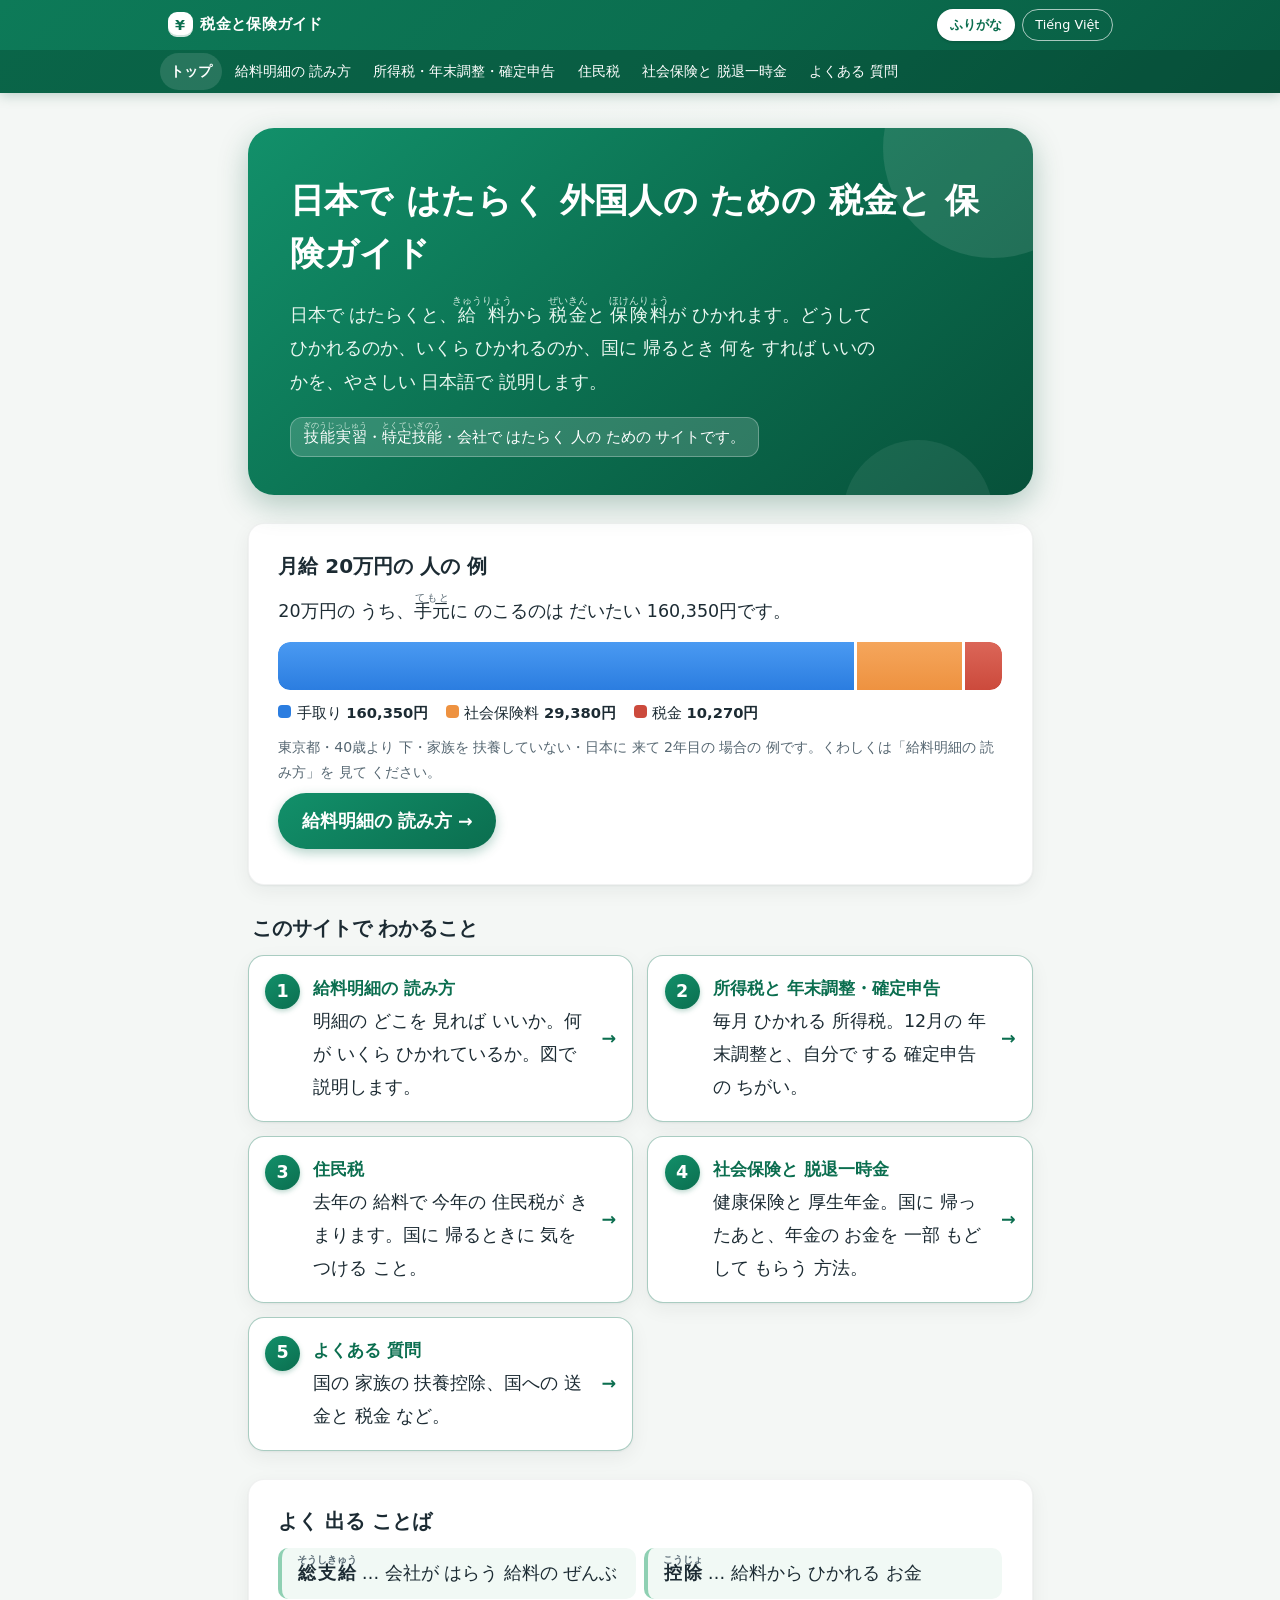
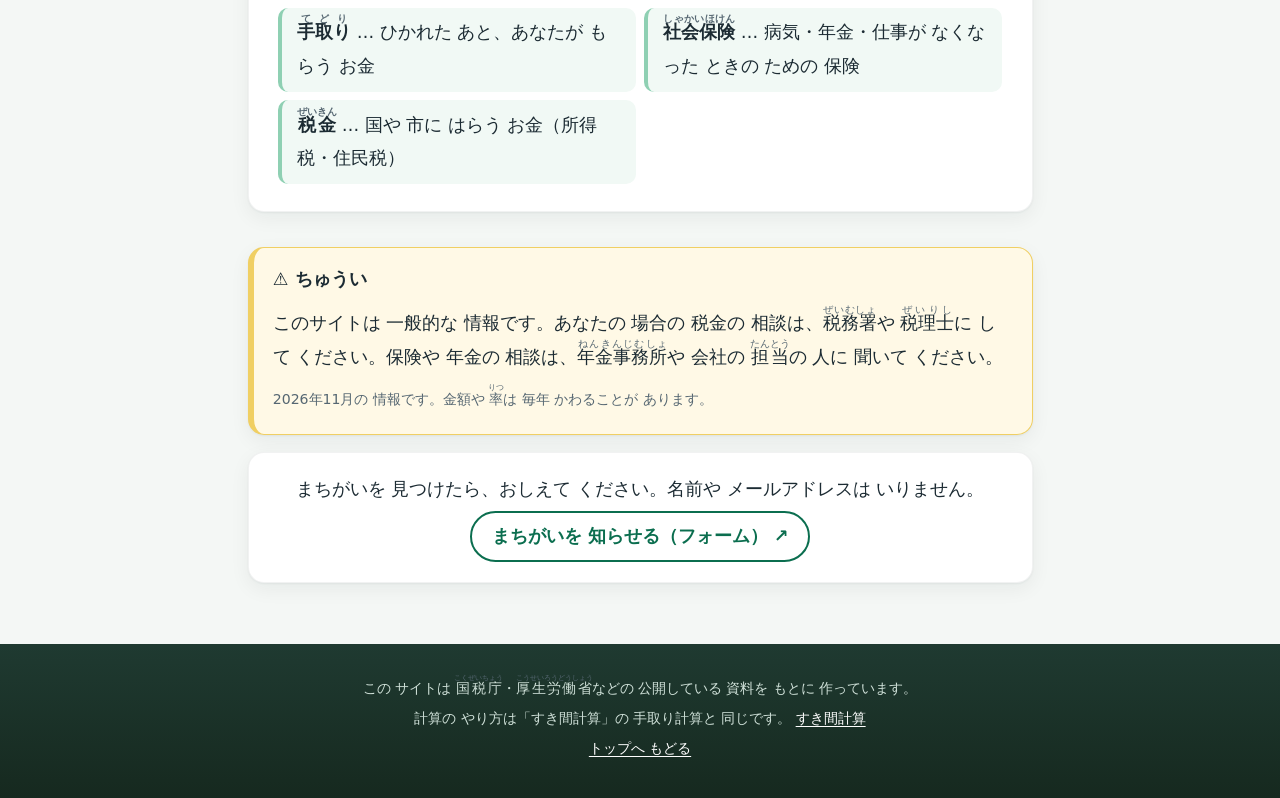
<file: index.html>
<!DOCTYPE html>
<html lang="ja">
<head>
<meta charset="utf-8">
<meta name="viewport" content="width=device-width, initial-scale=1">
<title>日本で はたらく 外国人の ための 税金と 保険ガイド | 税金と保険ガイド</title>
<meta name="description" content="日本で はたらくと、給料から 税金と 保険料が ひかれます。どうして ひかれるのか、いくら ひかれるのか、国に 帰るとき 何を すれば いいのかを、やさしい 日本語で 説明します。">
<link rel="canonical" href="https://sukima-keisan.github.io/zeikin-hoken-guide/">
<link rel="stylesheet" href="css/style.css">
<link rel="stylesheet" href="css/polish.css">
</head>
<body>
<a class="skip" href="#main"><span class="t" data-k="ui.skip"><span class="ja">本文へ すすむ</span><span class="vi" lang="vi">Đi tới nội dung chính</span></span></a>
<header class="site-header">
  <div class="bar">
    <a class="logo" href="index.html"><span class="t" data-k="site.short"><span class="ja">税金と保険ガイド</span><span class="vi" lang="vi">Hướng dẫn thuế và bảo hiểm</span></span></a>
    <div class="toggles">
      <button type="button" class="tg" data-toggle="furigana" aria-pressed="true">ふりがな</button>
      <button type="button" class="tg" data-toggle="vi" aria-pressed="false" lang="vi">Tiếng Việt</button>
    </div>
  </div>
  <details class="nav">
    <summary><span class="t" data-k="nav.menu"><span class="ja">メニュー</span><span class="vi" lang="vi">Menu</span></span></summary>
    <nav><ul><li><a href="index.html" aria-current="page"><span class="t" data-k="nav.home"><span class="ja">トップ</span><span class="vi" lang="vi">Trang chủ</span></span></a></li><li><a href="kyuyo-meisai.html"><span class="t" data-k="nav.meisai"><span class="ja">給料明細の 読み方</span><span class="vi" lang="vi">Cách đọc bảng lương</span></span></a></li><li><a href="shotokuzei.html"><span class="t" data-k="nav.shotokuzei"><span class="ja">所得税・年末調整・確定申告</span><span class="vi" lang="vi">Thuế thu nhập, điều chỉnh cuối năm, quyết toán thuế</span></span></a></li><li><a href="juminzei.html"><span class="t" data-k="nav.juminzei"><span class="ja">住民税</span><span class="vi" lang="vi">Thuế cư trú</span></span></a></li><li><a href="shakai-hoken.html"><span class="t" data-k="nav.shaho"><span class="ja">社会保険と 脱退一時金</span><span class="vi" lang="vi">Bảo hiểm xã hội và tiền lương hưu trọn gói</span></span></a></li><li><a href="faq.html"><span class="t" data-k="nav.faq"><span class="ja">よくある 質問</span><span class="vi" lang="vi">Câu hỏi thường gặp</span></span></a></li></ul></nav>
  </details>
</header>

<main id="main">
<section class="hero">
  <h1><span class="t" data-k="index.title"><span class="ja">日本で はたらく 外国人の ための 税金と 保険ガイド</span><span class="vi" lang="vi">Hướng dẫn về thuế và bảo hiểm cho người nước ngoài làm việc tại Nhật</span></span></h1>
  <p class="lead"><span class="t" data-k="index.lead"><span class="ja">日本で はたらくと、<ruby>給料<rp>(</rp><rt>きゅうりょう</rt><rp>)</rp></ruby>から <ruby>税金<rp>(</rp><rt>ぜいきん</rt><rp>)</rp></ruby>と <ruby>保険料<rp>(</rp><rt>ほけんりょう</rt><rp>)</rp></ruby>が ひかれます。どうして ひかれるのか、いくら ひかれるのか、国に 帰るとき 何を すれば いいのかを、やさしい 日本語で 説明します。</span><span class="vi" lang="vi">Khi làm việc ở Nhật, thuế và phí bảo hiểm sẽ bị trừ vào lương. Trang này giải thích bằng tiếng Nhật dễ hiểu (kèm tiếng Việt): vì sao bị trừ, bị trừ bao nhiêu, và cần làm gì khi về nước.</span></span></p>
  <p class="for"><span class="t" data-k="index.for"><span class="ja"><ruby>技能実習<rp>(</rp><rt>ぎのうじっしゅう</rt><rp>)</rp></ruby>・<ruby>特定技能<rp>(</rp><rt>とくていぎのう</rt><rp>)</rp></ruby>・会社で はたらく 人の ための サイトです。</span><span class="vi" lang="vi">Trang dành cho thực tập sinh kỹ năng (技能実習), kỹ năng đặc định (特定技能) và người làm việc tại công ty.</span></span></p>
</section>

<section class="card">
  <h2><span class="t" data-k="index.flow_title"><span class="ja">月給 20万円の 人の 例</span><span class="vi" lang="vi">Ví dụ: người có lương tháng 200,000 yên</span></span></h2>
  <p><span class="t" data-k="index.flow_lead"><span class="ja">20万円の うち、<ruby>手元<rp>(</rp><rt>てもと</rt><rp>)</rp></ruby>に のこるのは だいたい 160,350円です。</span><span class="vi" lang="vi">Trong 200,000 yên, số tiền bạn thực nhận khoảng 160,350 yên.</span></span></p>
  <div class="stack" role="img" aria-label="月給 20万円の 人の 例">
    <div class="stack-seg tedori" style="flex:160350"><span><span class="t" data-k="meisai.bar.tedori"><span class="ja">手取り</span><span class="vi" lang="vi">Thực nhận</span></span></span><b>160,350</b></div>
    <div class="stack-seg shaho" style="flex:29380"><span><span class="t" data-k="meisai.bar.shaho"><span class="ja">社会保険料</span><span class="vi" lang="vi">Bảo hiểm xã hội</span></span></span><b>29,380</b></div>
    <div class="stack-seg zei" style="flex:10270"><span><span class="t" data-k="meisai.bar.zei"><span class="ja">税金</span><span class="vi" lang="vi">Thuế</span></span></span><b>10,270</b></div>
  </div>
  <ul class="legend">
    <li class="tedori"><span class="t" data-k="meisai.bar.tedori"><span class="ja">手取り</span><span class="vi" lang="vi">Thực nhận</span></span> <b>160,350円</b></li>
    <li class="shaho"><span class="t" data-k="meisai.bar.shaho"><span class="ja">社会保険料</span><span class="vi" lang="vi">Bảo hiểm xã hội</span></span> <b>29,380円</b></li>
    <li class="zei"><span class="t" data-k="meisai.bar.zei"><span class="ja">税金</span><span class="vi" lang="vi">Thuế</span></span> <b>10,270円</b></li>
  </ul>
  <p class="small"><span class="t" data-k="index.flow_note"><span class="ja">東京都・40歳より 下・家族を 扶養していない・日本に 来て 2年目の 場合の 例です。くわしくは「給料明細の 読み方」を 見て ください。</span><span class="vi" lang="vi">Ví dụ cho trường hợp: làm việc ở Tokyo, dưới 40 tuổi, không có người phụ thuộc, năm thứ 2 ở Nhật. Xem chi tiết ở trang “Cách đọc bảng lương”.</span></span></p>
  <p><a class="btn" href="kyuyo-meisai.html"><span class="t" data-k="nav.meisai"><span class="ja">給料明細の 読み方</span><span class="vi" lang="vi">Cách đọc bảng lương</span></span> →</a></p>
</section>

<section>
  <h2><span class="t" data-k="index.pages_title"><span class="ja">このサイトで わかること</span><span class="vi" lang="vi">Trang này giúp bạn hiểu được gì?</span></span></h2>
  <ol class="pages">
    <li><a class="pcard" href="kyuyo-meisai.html"><span class="pno">1</span><b><span class="t" data-k="index.p1.title"><span class="ja">給料明細の 読み方</span><span class="vi" lang="vi">Cách đọc bảng lương</span></span></b><span><span class="t" data-k="index.p1.desc"><span class="ja">明細の どこを 見れば いいか。何が いくら ひかれているか。図で 説明します。</span><span class="vi" lang="vi">Cần xem chỗ nào trên bảng lương. Khoản nào bị trừ bao nhiêu. Có hình minh họa.</span></span></span></a></li>
<li><a class="pcard" href="shotokuzei.html"><span class="pno">2</span><b><span class="t" data-k="index.p2.title"><span class="ja">所得税と 年末調整・確定申告</span><span class="vi" lang="vi">Thuế thu nhập, điều chỉnh cuối năm, quyết toán thuế</span></span></b><span><span class="t" data-k="index.p2.desc"><span class="ja">毎月 ひかれる 所得税。12月の 年末調整と、自分で する 確定申告の ちがい。</span><span class="vi" lang="vi">Thuế thu nhập bị trừ hằng tháng. Khác nhau giữa điều chỉnh cuối năm (tháng 12) và tự quyết toán thuế.</span></span></span></a></li>
<li><a class="pcard" href="juminzei.html"><span class="pno">3</span><b><span class="t" data-k="index.p3.title"><span class="ja">住民税</span><span class="vi" lang="vi">Thuế cư trú</span></span></b><span><span class="t" data-k="index.p3.desc"><span class="ja">去年の 給料で 今年の 住民税が きまります。国に 帰るときに 気をつける こと。</span><span class="vi" lang="vi">Thuế cư trú năm nay được tính theo lương năm ngoái. Những điều cần chú ý khi về nước.</span></span></span></a></li>
<li><a class="pcard" href="shakai-hoken.html"><span class="pno">4</span><b><span class="t" data-k="index.p4.title"><span class="ja">社会保険と 脱退一時金</span><span class="vi" lang="vi">Bảo hiểm xã hội và tiền lương hưu trọn gói</span></span></b><span><span class="t" data-k="index.p4.desc"><span class="ja">健康保険と 厚生年金。国に 帰ったあと、年金の お金を 一部 もどして もらう 方法。</span><span class="vi" lang="vi">Bảo hiểm y tế và lương hưu. Cách nhận lại một phần tiền lương hưu sau khi về nước.</span></span></span></a></li>
<li><a class="pcard" href="faq.html"><span class="pno">5</span><b><span class="t" data-k="index.p5.title"><span class="ja">よくある 質問</span><span class="vi" lang="vi">Câu hỏi thường gặp</span></span></b><span><span class="t" data-k="index.p5.desc"><span class="ja">国の 家族の 扶養控除、国への 送金と 税金 など。</span><span class="vi" lang="vi">Giảm trừ cho gia đình ở quê, gửi tiền về nước và thuế, v.v.</span></span></span></a></li>
  </ol>
</section>

<section class="card">
  <h2><span class="t" data-k="index.words_title"><span class="ja">よく 出る ことば</span><span class="vi" lang="vi">Từ thường gặp</span></span></h2>
  <ul class="words">
    <li><span class="t" data-k="index.w.sougaku"><span class="ja"><b><ruby>総支給<rp>(</rp><rt>そうしきゅう</rt><rp>)</rp></ruby></b> … 会社が はらう 給料の ぜんぶ</span><span class="vi" lang="vi"><b>総支給 (Sōshikyū)</b> … Toàn bộ tiền lương công ty trả</span></span></li>
    <li><span class="t" data-k="index.w.koujo"><span class="ja"><b><ruby>控除<rp>(</rp><rt>こうじょ</rt><rp>)</rp></ruby></b> … 給料から ひかれる お金</span><span class="vi" lang="vi"><b>控除 (Kōjo)</b> … Các khoản bị trừ vào lương</span></span></li>
    <li><span class="t" data-k="index.w.tedori"><span class="ja"><b><ruby>手取り<rp>(</rp><rt>てどり</rt><rp>)</rp></ruby></b> … ひかれた あと、あなたが もらう お金</span><span class="vi" lang="vi"><b>手取り (Tedori)</b> … Số tiền bạn nhận sau khi đã trừ</span></span></li>
    <li><span class="t" data-k="index.w.shaho"><span class="ja"><b><ruby>社会保険<rp>(</rp><rt>しゃかいほけん</rt><rp>)</rp></ruby></b> … 病気・年金・仕事が なくなった ときの ための 保険</span><span class="vi" lang="vi"><b>社会保険 (Shakai hoken)</b> … Bảo hiểm cho lúc ốm đau, về già, mất việc</span></span></li>
    <li><span class="t" data-k="index.w.zei"><span class="ja"><b><ruby>税金<rp>(</rp><rt>ぜいきん</rt><rp>)</rp></ruby></b> … 国や 市に はらう お金（所得税・住民税）</span><span class="vi" lang="vi"><b>税金 (Zeikin)</b> … Tiền nộp cho nhà nước và thành phố (thuế thu nhập, thuế cư trú)</span></span></li>
  </ul>
</section>


<aside class="disclaimer" role="note">
  <p class="disclaimer-title">⚠ <span class="t" data-k="disclaimer.title"><span class="ja">ちゅうい</span><span class="vi" lang="vi">Lưu ý</span></span></p>
  <p><span class="t" data-k="disclaimer.body"><span class="ja">このサイトは 一般的な 情報です。あなたの 場合の 税金の 相談は、<ruby>税務署<rp>(</rp><rt>ぜいむしょ</rt><rp>)</rp></ruby>や <ruby>税理士<rp>(</rp><rt>ぜいりし</rt><rp>)</rp></ruby>に して ください。保険や 年金の 相談は、<ruby>年金事務所<rp>(</rp><rt>ねんきんじむしょ</rt><rp>)</rp></ruby>や 会社の <ruby>担当<rp>(</rp><rt>たんとう</rt><rp>)</rp></ruby>の 人に 聞いて ください。</span><span class="vi" lang="vi">Trang này chỉ cung cấp thông tin chung. Về thuế trong trường hợp riêng của bạn, hãy hỏi sở thuế (税務署) hoặc chuyên gia thuế (税理士). Về bảo hiểm và lương hưu, hãy hỏi văn phòng quản lý lương hưu (年金事務所) hoặc người phụ trách ở công ty.</span></span></p>
  <p class="small"><span class="t" data-k="disclaimer.date"><span class="ja">2026年11月の 情報です。金額や <ruby>率<rp>(</rp><rt>りつ</rt><rp>)</rp></ruby>は 毎年 かわることが あります。</span><span class="vi" lang="vi">Thông tin tính đến tháng 11 năm 2026. Số tiền và tỷ lệ có thể thay đổi hằng năm. Bản dịch tiếng Việt là bản nháp, đang chờ người bản ngữ kiểm tra. Nếu có chỗ khác nhau, hãy theo nội dung tiếng Nhật.</span></span></p>
</aside>

<aside class="feedback" role="note">
  <p><span class="t" data-k="feedback.lead"><span class="ja">まちがいを 見つけたら、おしえて ください。名前や メールアドレスは いりません。</span><span class="vi" lang="vi">Nếu bạn thấy chỗ sai, xin hãy cho chúng tôi biết. Không cần ghi tên hay địa chỉ email.</span></span></p>
  <p><a class="fb-btn" href="https://docs.google.com/forms/d/e/1FAIpQLScrvcqfLMIZFrdQ-2vIYtuXDG12ou91hFqygu90x2CL0XZx3w/viewform" target="_blank" rel="noopener"><span class="t" data-k="feedback.link"><span class="ja">まちがいを 知らせる（フォーム）</span><span class="vi" lang="vi">Báo lỗi (biểu mẫu)</span></span> ↗</a></p>
</aside>
</main>

<footer class="site-footer">
  <p><span class="t" data-k="footer.sources"><span class="ja">この サイトは <ruby>国税庁<rp>(</rp><rt>こくぜいちょう</rt><rp>)</rp></ruby>・<ruby>厚生労働省<rp>(</rp><rt>こうせいろうどうしょう</rt><rp>)</rp></ruby>などの 公開している 資料を もとに 作っています。</span><span class="vi" lang="vi">Trang này được làm dựa trên tài liệu công khai của Cục Thuế Quốc gia (国税庁), Bộ Y tế, Lao động và Phúc lợi (厚生労働省) v.v.</span></span></p>
  <p><span class="t" data-k="footer.calc"><span class="ja">計算の やり方は「すき間計算」の 手取り計算と 同じです。</span><span class="vi" lang="vi">Cách tính giống với công cụ tính lương thực nhận của “すき間計算”.</span></span> <a href="https://sukima-keisan.github.io/" rel="noopener">すき間計算</a></p>
  <p><a href="index.html"><span class="t" data-k="ui.back_top"><span class="ja">トップへ もどる</span><span class="vi" lang="vi">Về trang chủ</span></span></a></p>
</footer>
<script src="js/getsugaku-r8.js"></script>
<script src="js/calc.js"></script>
<script src="js/app.js"></script>
<script data-goatcounter="https://zeikin-hoken-guide.goatcounter.com/count" async src="//gc.zgo.at/count.js"></script>
</body>
</html>
</file>
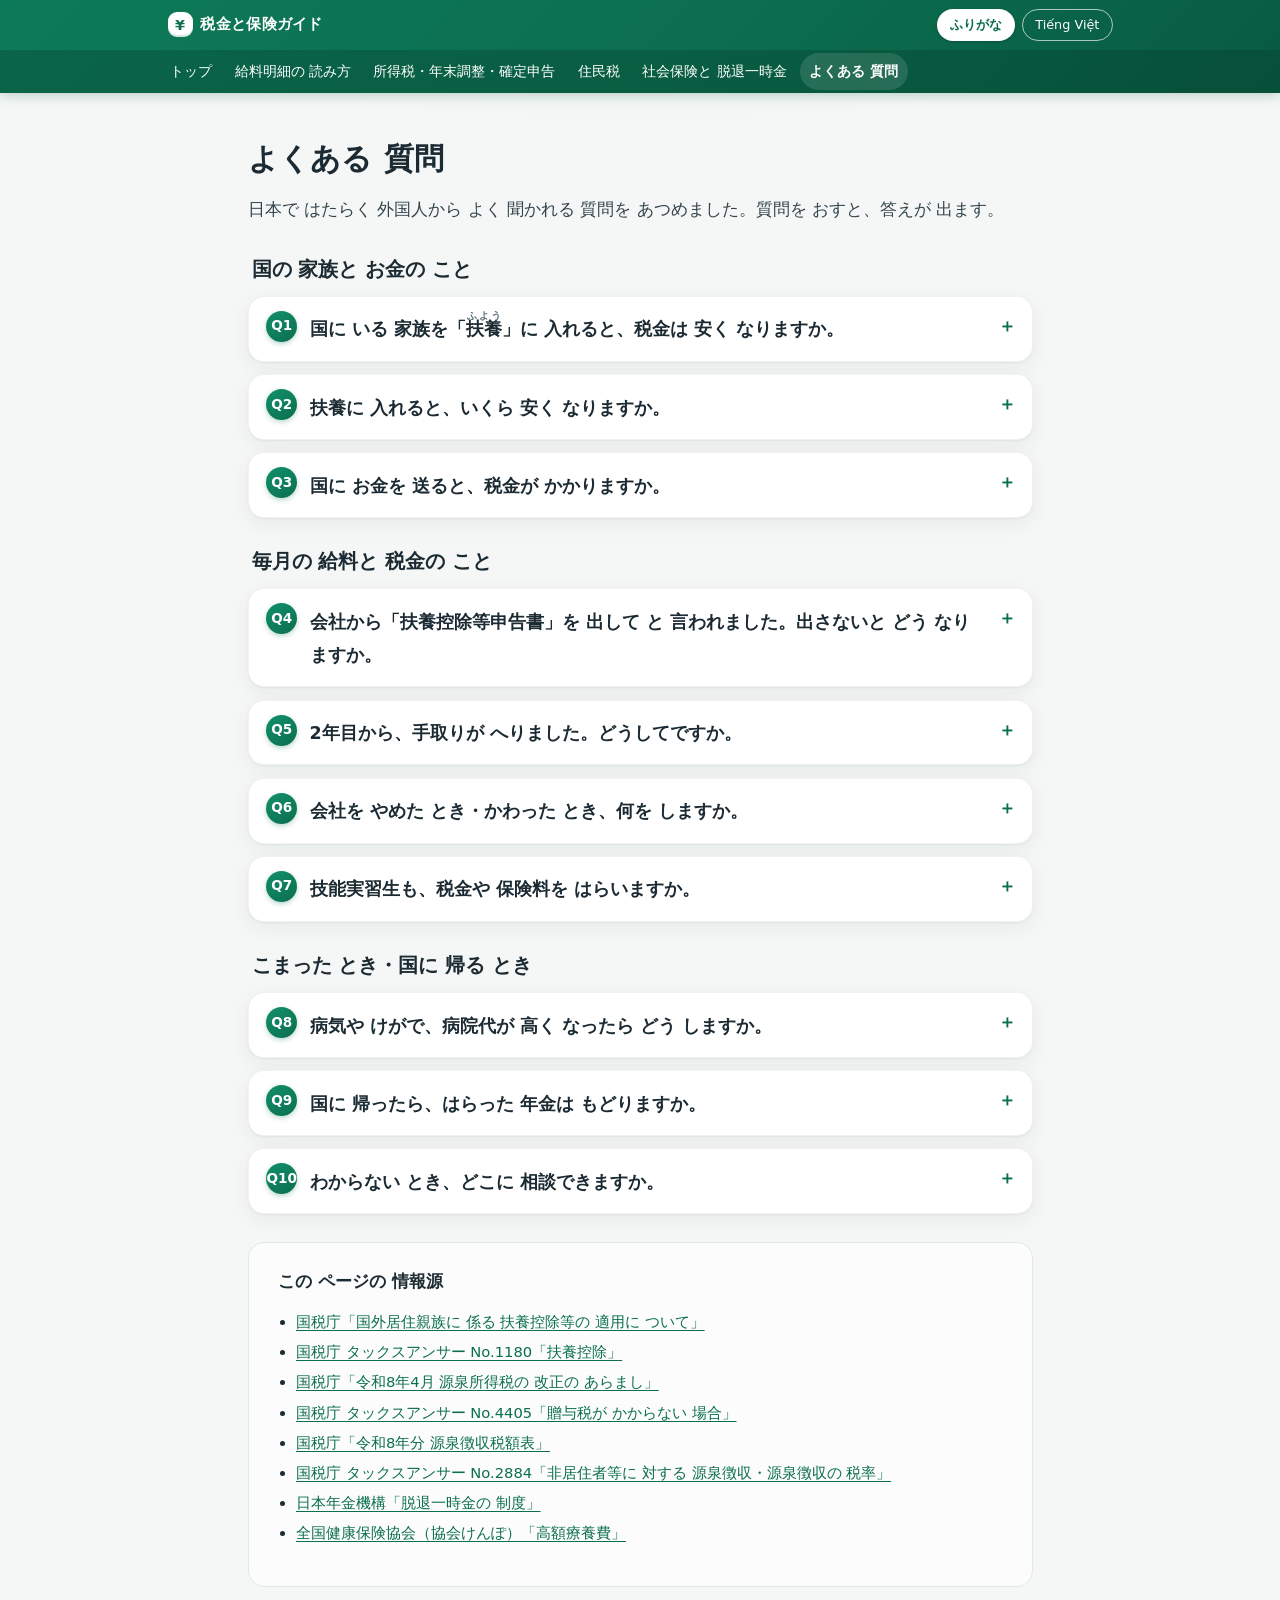
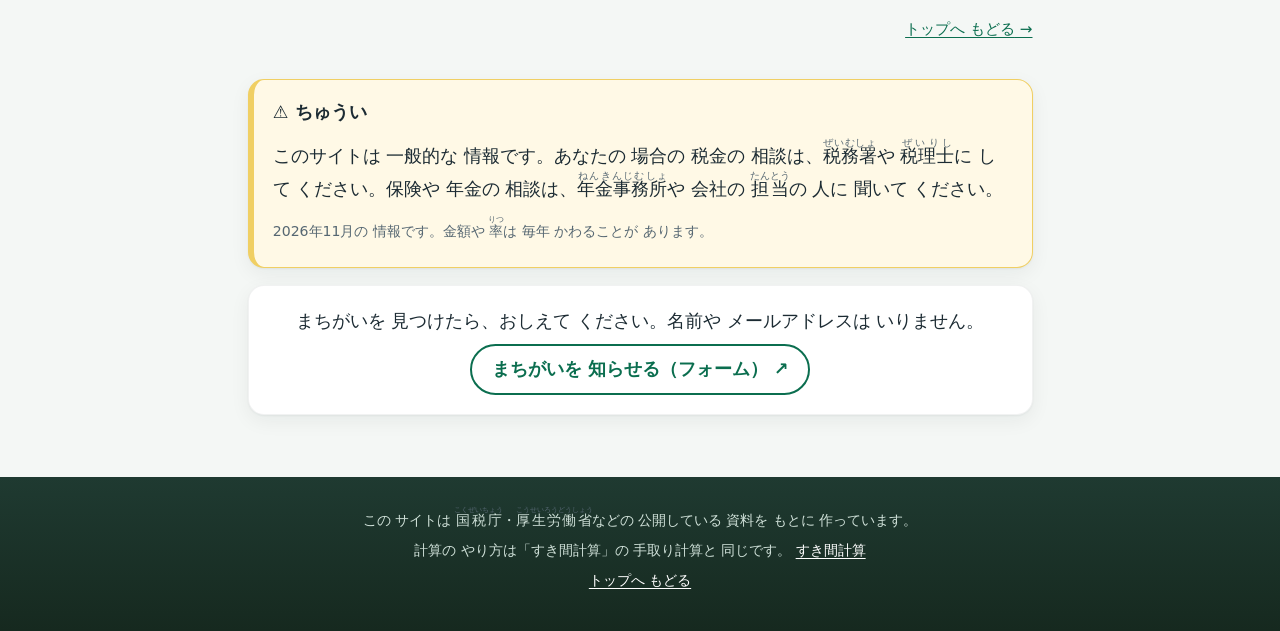
<file: faq.html>
<!DOCTYPE html>
<html lang="ja">
<head>
<meta charset="utf-8">
<meta name="viewport" content="width=device-width, initial-scale=1">
<title>よくある 質問 | 税金と保険ガイド</title>
<meta name="description" content="日本で はたらく 外国人から よく 聞かれる 質問を あつめました。質問を おすと、答えが 出ます。">
<link rel="canonical" href="https://sukima-keisan.github.io/zeikin-hoken-guide/faq.html">
<link rel="stylesheet" href="css/style.css">
<link rel="stylesheet" href="css/polish.css">
</head>
<body>
<a class="skip" href="#main"><span class="t" data-k="ui.skip"><span class="ja">本文へ すすむ</span><span class="vi" lang="vi">Đi tới nội dung chính</span></span></a>
<header class="site-header">
  <div class="bar">
    <a class="logo" href="index.html"><span class="t" data-k="site.short"><span class="ja">税金と保険ガイド</span><span class="vi" lang="vi">Hướng dẫn thuế và bảo hiểm</span></span></a>
    <div class="toggles">
      <button type="button" class="tg" data-toggle="furigana" aria-pressed="true">ふりがな</button>
      <button type="button" class="tg" data-toggle="vi" aria-pressed="false" lang="vi">Tiếng Việt</button>
    </div>
  </div>
  <details class="nav">
    <summary><span class="t" data-k="nav.menu"><span class="ja">メニュー</span><span class="vi" lang="vi">Menu</span></span></summary>
    <nav><ul><li><a href="index.html"><span class="t" data-k="nav.home"><span class="ja">トップ</span><span class="vi" lang="vi">Trang chủ</span></span></a></li><li><a href="kyuyo-meisai.html"><span class="t" data-k="nav.meisai"><span class="ja">給料明細の 読み方</span><span class="vi" lang="vi">Cách đọc bảng lương</span></span></a></li><li><a href="shotokuzei.html"><span class="t" data-k="nav.shotokuzei"><span class="ja">所得税・年末調整・確定申告</span><span class="vi" lang="vi">Thuế thu nhập, điều chỉnh cuối năm, quyết toán thuế</span></span></a></li><li><a href="juminzei.html"><span class="t" data-k="nav.juminzei"><span class="ja">住民税</span><span class="vi" lang="vi">Thuế cư trú</span></span></a></li><li><a href="shakai-hoken.html"><span class="t" data-k="nav.shaho"><span class="ja">社会保険と 脱退一時金</span><span class="vi" lang="vi">Bảo hiểm xã hội và tiền lương hưu trọn gói</span></span></a></li><li><a href="faq.html" aria-current="page"><span class="t" data-k="nav.faq"><span class="ja">よくある 質問</span><span class="vi" lang="vi">Câu hỏi thường gặp</span></span></a></li></ul></nav>
  </details>
</header>

<main id="main">
<h1><span class="t" data-k="faq.title"><span class="ja">よくある 質問</span><span class="vi" lang="vi">Câu hỏi thường gặp</span></span></h1>
<p class="lead"><span class="t" data-k="faq.lead"><span class="ja">日本で はたらく 外国人から よく 聞かれる 質問を あつめました。質問を おすと、答えが 出ます。</span><span class="vi" lang="vi">Đây là những câu hỏi mà người nước ngoài làm việc tại Nhật thường hỏi. Bấm vào câu hỏi để xem câu trả lời.</span></span></p>

<section>
  <h2><span class="t" data-k="faq.g1"><span class="ja">国の 家族と お金の こと</span><span class="vi" lang="vi">Về gia đình ở quê và tiền bạc</span></span></h2>
  <details class="qa" id="q-fuyo">
    <summary><span class="qmark">Q1</span><span class="qtext"><span class="t" data-k="faq.fuyo.q"><span class="ja">国に いる 家族を「<ruby>扶養<rp>(</rp><rt>ふよう</rt><rp>)</rp></ruby>」に 入れると、税金は 安く なりますか。</span><span class="vi" lang="vi">Nếu khai gia đình ở quê là “người phụ thuộc” (扶養) thì thuế có giảm không?</span></span></span></summary>
    <div class="qa-a">
    <p><span class="t" data-k="faq.fuyo.a"><span class="ja">はい。つぎの 条件に 合う 家族が いると、「<ruby>扶養控除<rp>(</rp><rt>ふようこうじょ</rt><rp>)</rp></ruby>」で 所得税と 住民税が 安く なります。</span><span class="vi" lang="vi">Có. Nếu có người thân đáp ứng các điều kiện sau, thuế thu nhập và thuế cư trú sẽ giảm nhờ “giảm trừ người phụ thuộc” (扶養控除).</span></span></p>
    <ul class="checklist plain">
      <li><span class="t" data-k="faq.fuyo.c1"><span class="ja"><b>年齢</b> … 16歳〜29歳、または 70歳 以上。30歳〜69歳の 家族は、原則として 入れられません。ただし、障害が ある 人、あなたから 1年に 38万円 以上の 送金を 受けている 人などは 入れられます。</span><span class="vi" lang="vi"><b>Tuổi</b> … Từ 16 đến 29 tuổi, hoặc từ 70 tuổi trở lên. Người thân từ 30 đến 69 tuổi về nguyên tắc không được khai. Tuy nhiên, người khuyết tật, người nhận tiền gửi của bạn từ 380,000 yên một năm trở lên v.v. thì được khai.</span></span></li>
      <li><span class="t" data-k="faq.fuyo.c2"><span class="ja"><b>家族の 収入</b> … その 家族の 1年の 所得が 62万円 以下（2026年分から）。</span><span class="vi" lang="vi"><b>Thu nhập của người thân</b> … Thu nhập một năm của người đó từ 620,000 yên trở xuống (áp dụng từ năm 2026).</span></span></li>
      <li><span class="t" data-k="faq.fuyo.c3"><span class="ja"><b>お金を 送っている</b> … あなたが、その 家族の 生活費や 学費を 送っている。</span><span class="vi" lang="vi"><b>Bạn có gửi tiền</b> … Bạn gửi tiền sinh hoạt hoặc tiền học cho người đó.</span></span></li>
    </ul>
    <h3><span class="t" data-k="faq.fuyo.doc_title"><span class="ja">会社に 出す 書類（2つとも 必要です）</span><span class="vi" lang="vi">Giấy tờ nộp cho công ty (cần cả 2 loại)</span></span></h3>
    <ul class="words">
      <li><span class="t" data-k="faq.fuyo.doc1"><span class="ja"><b><ruby>親族関係書類<rp>(</rp><rt>しんぞくかんけいしょるい</rt><rp>)</rp></ruby></b> … 家族で ある ことが わかる 書類。国の 役所が 出した 出生証明書など。</span><span class="vi" lang="vi"><b>Giấy tờ chứng minh quan hệ gia đình (親族関係書類)</b> … Giấy tờ cho thấy đó là người thân, ví dụ giấy khai sinh do cơ quan nhà nước cấp.</span></span></li>
      <li><span class="t" data-k="faq.fuyo.doc2"><span class="ja"><b><ruby>送金関係書類<rp>(</rp><rt>そうきんかんけいしょるい</rt><rp>)</rp></ruby></b> … その 年に、その 家族に お金を 送った ことが わかる 書類。銀行や 送金会社の 控え。</span><span class="vi" lang="vi"><b>Giấy tờ chứng minh gửi tiền (送金関係書類)</b> … Giấy tờ cho thấy trong năm đó bạn đã gửi tiền cho người thân đó, ví dụ biên lai của ngân hàng hoặc công ty chuyển tiền.</span></span></li>
    </ul>
    <p class="small"><span class="t" data-k="faq.fuyo.note"><span class="ja">外国語の 書類には、日本語の 訳を つけます。お金は、家族 1人ずつの 名前で 送って ください。現金を 手で わたした だけでは、みとめられません。16歳より 下の 子どもは、所得税の 扶養控除の 対象では ありません。妻・夫は「<ruby>配偶者控除<rp>(</rp><rt>はいぐうしゃこうじょ</rt><rp>)</rp></ruby>」という 別の 控除に なります。</span><span class="vi" lang="vi">Giấy tờ tiếng nước ngoài phải kèm bản dịch tiếng Nhật. Hãy gửi tiền theo tên của từng người thân. Chỉ đưa tiền mặt tận tay thì không được chấp nhận. Trẻ dưới 16 tuổi không thuộc diện giảm trừ người phụ thuộc của thuế thu nhập. Vợ/chồng thuộc một loại giảm trừ khác gọi là “giảm trừ vợ/chồng” (配偶者控除).</span></span></p>
    </div>
  </details>
  <details class="qa" id="q-fuyo_ikura">
    <summary><span class="qmark">Q2</span><span class="qtext"><span class="t" data-k="faq.fuyo_ikura.q"><span class="ja">扶養に 入れると、いくら 安く なりますか。</span><span class="vi" lang="vi">Khai người phụ thuộc thì giảm được bao nhiêu?</span></span></span></summary>
    <div class="qa-a">
    <p><span class="t" data-k="faq.fuyo_ikura.a"><span class="ja">月給 20万円の 人の 例では、毎月 ひかれる 所得税が 下の ように かわります。</span><span class="vi" lang="vi">Trong ví dụ lương tháng 200,000 yên, thuế thu nhập bị trừ hằng tháng thay đổi như sau.</span></span></p>
    <table class="slip-t p-koujo">
      <caption><span class="t" data-k="faq.fuyo_ikura.cap"><span class="ja">毎月の 所得税（月給 20万円の 例）</span><span class="vi" lang="vi">Thuế thu nhập hằng tháng (ví dụ lương tháng 200,000 yên)</span></span></caption>
      <tr><th><span class="t" data-k="faq.fuyo_ikura.f0"><span class="ja">扶養する 家族が 0人</span><span class="vi" lang="vi">0 người phụ thuộc</span></span></th><td>3,270</td></tr>
      <tr><th><span class="t" data-k="faq.fuyo_ikura.f1"><span class="ja">扶養する 家族が 1人</span><span class="vi" lang="vi">1 người phụ thuộc</span></span></th><td>1,650</td></tr>
      <tr><th><span class="t" data-k="faq.fuyo_ikura.f2"><span class="ja">扶養する 家族が 2人</span><span class="vi" lang="vi">2 người phụ thuộc</span></span></th><td>0</td></tr>
    </table>
    <p class="small"><span class="t" data-k="faq.fuyo_ikura.note"><span class="ja">この 例では、1人 入れると、1年の 所得税は 0円に なります。住民税も、1人に つき 1年で 3万円 以上 安く なります。自分の 給料で 計算したい 人は、下の 計算機を 使って ください。</span><span class="vi" lang="vi">Trong ví dụ này, nếu khai 1 người thì thuế thu nhập cả năm là 0 yên. Thuế cư trú cũng giảm hơn 30,000 yên một năm cho mỗi người. Nếu muốn tính với lương của mình, hãy dùng công cụ tính ở đường dẫn bên dưới.</span></span></p>
    <p class="more"><a href="kyuyo-meisai.html#calc"><span class="t" data-k="meisai.calc_title"><span class="ja">自分の 給料で 計算して みよう</span><span class="vi" lang="vi">Thử tính với lương của bạn</span></span> →</a></p>
    </div>
  </details>
  <details class="qa" id="q-soukin">
    <summary><span class="qmark">Q3</span><span class="qtext"><span class="t" data-k="faq.soukin.q"><span class="ja">国に お金を 送ると、税金が かかりますか。</span><span class="vi" lang="vi">Gửi tiền về nước có bị tính thuế không?</span></span></span></summary>
    <div class="qa-a">
    <p><span class="t" data-k="faq.soukin.a"><span class="ja">お金を 送る こと じたいに、日本の 税金は かかりません。あなたの 給料は、もう 税金を はらった あとの お金です。</span><span class="vi" lang="vi">Việc gửi tiền không bị tính thuế ở Nhật. Lương của bạn là tiền đã nộp thuế rồi.</span></span></p>
    <ul class="words">
      <li><span class="t" data-k="faq.soukin.b1"><span class="ja">家族の 生活費や 学費として、必要な ときに 送る お金には、ふつう <ruby>贈与税<rp>(</rp><rt>ぞうよぜい</rt><rp>)</rp></ruby>は かかりません。</span><span class="vi" lang="vi">Tiền gửi khi cần cho sinh hoạt phí hoặc học phí của gia đình thường không bị tính thuế quà tặng (贈与税).</span></span></li>
      <li><span class="t" data-k="faq.soukin.b2"><span class="ja">扶養控除を 受けたい 人は、送金の 控えを かならず とって おいて ください。銀行や、国に 登録された 送金会社を 使います。</span><span class="vi" lang="vi">Người muốn được giảm trừ người phụ thuộc nhất định phải giữ biên lai gửi tiền. Hãy dùng ngân hàng hoặc công ty chuyển tiền đã đăng ký với nhà nước.</span></span></li>
      <li><span class="t" data-k="faq.soukin.b3"><span class="ja">1回に 100万円を こえる 送金は、銀行などから 税務署に 知らされます。これは きまりで、わるい ことでは ありません。</span><span class="vi" lang="vi">Mỗi lần gửi trên 1,000,000 yên sẽ được ngân hàng v.v. báo cho sở thuế. Đây là quy định, không phải việc xấu.</span></span></li>
    </ul>
    </div>
  </details>
</section>

<section>
  <h2><span class="t" data-k="faq.g2"><span class="ja">毎月の 給料と 税金の こと</span><span class="vi" lang="vi">Về lương hằng tháng và thuế</span></span></h2>
  <details class="qa" id="q-shinkokusho">
    <summary><span class="qmark">Q4</span><span class="qtext"><span class="t" data-k="faq.shinkokusho.q"><span class="ja">会社から「扶養控除等申告書」を 出して と 言われました。出さないと どう なりますか。</span><span class="vi" lang="vi">Công ty bảo tôi nộp “Tờ khai giảm trừ người phụ thuộc” (扶養控除等申告書). Nếu không nộp thì sao?</span></span></span></summary>
    <div class="qa-a">
    <p><span class="t" data-k="faq.shinkokusho.a"><span class="ja">出さないと、毎月の 所得税が とても 高く なります。年末調整も して もらえません。扶養する 家族が いない 人も、かならず 出して ください。毎年、その 年の さいしょの 給料の 前に 出します。</span><span class="vi" lang="vi">Nếu không nộp, thuế thu nhập hằng tháng sẽ rất cao. Bạn cũng không được điều chỉnh cuối năm. Người không có người phụ thuộc cũng nhất định phải nộp. Hằng năm, nộp trước lần trả lương đầu tiên của năm.</span></span></p>
    <p class="more"><a href="shotokuzei.html"><span class="t" data-k="nav.shotokuzei"><span class="ja">所得税・年末調整・確定申告</span><span class="vi" lang="vi">Thuế thu nhập, điều chỉnh cuối năm, quyết toán thuế</span></span> →</a></p>
    </div>
  </details>
  <details class="qa" id="q-ninenme">
    <summary><span class="qmark">Q5</span><span class="qtext"><span class="t" data-k="faq.ninenme.q"><span class="ja">2年目から、手取りが へりました。どうしてですか。</span><span class="vi" lang="vi">Từ năm thứ 2, lương thực nhận của tôi giảm. Vì sao?</span></span></span></summary>
    <div class="qa-a">
    <p><span class="t" data-k="faq.ninenme.a"><span class="ja">住民税が はじまったからです。住民税は、去年の 給料で 計算して、今年の 6月から ひかれます。月給 20万円の 人の 例では、毎月 7,000円です。1年目は 住民税が ないので、2年目の 6月から 手取りが へります。</span><span class="vi" lang="vi">Vì thuế cư trú đã bắt đầu. Thuế cư trú được tính theo lương năm ngoái và bị trừ từ tháng 6 năm nay. Trong ví dụ lương tháng 200,000 yên, mỗi tháng là 7,000 yên. Năm thứ 1 không có thuế cư trú, nên từ tháng 6 của năm thứ 2 lương thực nhận giảm.</span></span></p>
    <p class="more"><a href="juminzei.html"><span class="t" data-k="nav.juminzei"><span class="ja">住民税</span><span class="vi" lang="vi">Thuế cư trú</span></span> →</a></p>
    </div>
  </details>
  <details class="qa" id="q-tenshoku">
    <summary><span class="qmark">Q6</span><span class="qtext"><span class="t" data-k="faq.tenshoku.q"><span class="ja">会社を やめた とき・かわった とき、何を しますか。</span><span class="vi" lang="vi">Khi nghỉ việc hoặc chuyển công ty thì làm gì?</span></span></span></summary>
    <div class="qa-a">
    <p><span class="t" data-k="faq.tenshoku.a"><span class="ja">前の 会社から「源泉徴収票」を もらって、あたらしい 会社に 出します。つぎの 会社に 入るまで 日が あく ときは、14日 以内に 市役所・区役所で 国民健康保険と 国民年金の 手続きを します。住民税は、自分で はらう 紙（納付書）が 家に とどきます。12月に どの 会社でも はたらいて いない ときは、自分で 確定申告を します。</span><span class="vi" lang="vi">Nhận “giấy khấu trừ thuế tại nguồn” (源泉徴収票) từ công ty cũ và nộp cho công ty mới. Nếu có khoảng trống trước khi vào công ty tiếp theo, hãy làm thủ tục bảo hiểm y tế quốc dân và lương hưu quốc dân ở tòa thị chính/ủy ban quận trong vòng 14 ngày. Thuế cư trú thì phiếu nộp tiền (納付書) sẽ được gửi về nhà để bạn tự nộp. Nếu tháng 12 bạn không làm ở công ty nào, hãy tự quyết toán thuế.</span></span></p>
    </div>
  </details>
  <details class="qa" id="q-jisshu">
    <summary><span class="qmark">Q7</span><span class="qtext"><span class="t" data-k="faq.jisshu.q"><span class="ja">技能実習生も、税金や 保険料を はらいますか。</span><span class="vi" lang="vi">Thực tập sinh kỹ năng có phải nộp thuế và phí bảo hiểm không?</span></span></span></summary>
    <div class="qa-a">
    <p><span class="t" data-k="faq.jisshu.a"><span class="ja">はい。技能実習生も 特定技能の 人も、日本人と 同じ きまりで、所得税・住民税・社会保険料を はらいます。国と 国の 約束（<ruby>租税条約<rp>(</rp><rt>そぜいじょうやく</rt><rp>)</rp></ruby>）で、きまりが ちがう 国も あります。自分の 場合は、会社・<ruby>監理団体<rp>(</rp><rt>かんりだんたい</rt><rp>)</rp></ruby>・税務署に 聞いて ください。</span><span class="vi" lang="vi">Có. Thực tập sinh kỹ năng và người kỹ năng đặc định đều nộp thuế thu nhập, thuế cư trú và phí bảo hiểm xã hội theo cùng quy định với người Nhật. Có nước có quy định khác do thỏa thuận giữa hai nước (hiệp định thuế – 租税条約). Về trường hợp của mình, hãy hỏi công ty, nghiệp đoàn (監理団体) hoặc sở thuế.</span></span></p>
    </div>
  </details>
</section>

<section>
  <h2><span class="t" data-k="faq.g3"><span class="ja">こまった とき・国に 帰る とき</span><span class="vi" lang="vi">Khi gặp khó khăn / khi về nước</span></span></h2>
  <details class="qa" id="q-byoin">
    <summary><span class="qmark">Q8</span><span class="qtext"><span class="t" data-k="faq.byoin.q"><span class="ja">病気や けがで、病院代が 高く なったら どう しますか。</span><span class="vi" lang="vi">Nếu viện phí cao vì ốm đau hoặc bị thương thì làm thế nào?</span></span></span></summary>
    <div class="qa-a">
    <p><span class="t" data-k="faq.byoin.a"><span class="ja">健康保険の「高額療養費」を 使うと、1か月に はらう お金に 上限が あります。月給 20万円の 人は、1か月 61,500円です。病院の 窓口で マイナ保険証を 使うと、さいしょから 上限までの 支払いで すみます。仕事中の けがは、健康保険では なく 労災保険を 使います。この ときは、自分で はらう お金は ありません。すぐ 会社に 言って ください。</span><span class="vi" lang="vi">Nếu dùng “chế độ chi phí y tế cao” (高額療養費) của bảo hiểm y tế, số tiền phải trả trong một tháng có mức tối đa. Người có lương tháng 200,000 yên là 61,500 yên một tháng. Nếu dùng thẻ My Number làm thẻ bảo hiểm tại quầy bệnh viện, ngay từ đầu bạn chỉ phải trả đến mức tối đa. Bị thương khi đang làm việc thì không dùng bảo hiểm y tế mà dùng bảo hiểm tai nạn lao động. Khi đó bạn không phải tự trả tiền. Hãy báo ngay cho công ty.</span></span></p>
    <p class="more"><a href="shakai-hoken.html#kenpo"><span class="t" data-k="nav.shaho"><span class="ja">社会保険と 脱退一時金</span><span class="vi" lang="vi">Bảo hiểm xã hội và tiền lương hưu trọn gói</span></span> →</a></p>
    </div>
  </details>
  <details class="qa" id="q-dattai">
    <summary><span class="qmark">Q9</span><span class="qtext"><span class="t" data-k="faq.dattai.q"><span class="ja">国に 帰ったら、はらった 年金は もどりますか。</span><span class="vi" lang="vi">Về nước rồi, tiền lương hưu đã đóng có được trả lại không?</span></span></span></summary>
    <div class="qa-a">
    <p><span class="t" data-k="faq.dattai.a"><span class="ja">厚生年金に 6か月 以上 入っていた 人は、国に 帰った あとで「脱退一時金」を 請求できます。月給 20万円で 3年 はたらいた 人の 例では、約 660,000円です。日本に 住所が なくなった 日から 2年 以内に 請求して ください。</span><span class="vi" lang="vi">Người đã tham gia lương hưu phúc lợi từ 6 tháng trở lên có thể yêu cầu “tiền lương hưu trọn gói” (脱退一時金, thường gọi là “tiền Nenkin”) sau khi về nước. Trong ví dụ lương tháng 200,000 yên và làm 3 năm, số tiền khoảng 660,000 yên. Hãy yêu cầu trong vòng 2 năm kể từ ngày không còn địa chỉ ở Nhật.</span></span></p>
    <p class="more"><a href="shakai-hoken.html#dattai"><span class="t" data-k="nav.shaho"><span class="ja">社会保険と 脱退一時金</span><span class="vi" lang="vi">Bảo hiểm xã hội và tiền lương hưu trọn gói</span></span> →</a></p>
    </div>
  </details>
  <details class="qa" id="q-soudan">
    <summary><span class="qmark">Q10</span><span class="qtext"><span class="t" data-k="faq.soudan.q"><span class="ja">わからない とき、どこに 相談できますか。</span><span class="vi" lang="vi">Khi không hiểu, tôi có thể hỏi ở đâu?</span></span></span></summary>
    <div class="qa-a">
    <p><span class="t" data-k="faq.soudan.a"><span class="ja">相談は 無料です。内容に よって、相談する 場所が ちがいます。</span><span class="vi" lang="vi">Tư vấn miễn phí. Nơi tư vấn khác nhau tùy nội dung.</span></span></p>
    <ul class="words">
      <li><span class="t" data-k="faq.soudan.b1"><span class="ja"><b>所得税・確定申告</b> … 住んでいる 町の <ruby>税務署<rp>(</rp><rt>ぜいむしょ</rt><rp>)</rp></ruby></span><span class="vi" lang="vi"><b>Thuế thu nhập, quyết toán thuế</b> … Sở thuế (税務署) nơi bạn sống</span></span></li>
      <li><span class="t" data-k="faq.soudan.b2"><span class="ja"><b>年金・脱退一時金</b> … <ruby>年金事務所<rp>(</rp><rt>ねんきんじむしょ</rt><rp>)</rp></ruby>（日本年金機構）</span><span class="vi" lang="vi"><b>Lương hưu, tiền lương hưu trọn gói</b> … Văn phòng quản lý lương hưu (年金事務所) của Tổ chức quản lý lương hưu Nhật Bản</span></span></li>
      <li><span class="t" data-k="faq.soudan.b3"><span class="ja"><b>住民税・国民健康保険</b> … 市役所・区役所</span><span class="vi" lang="vi"><b>Thuế cư trú, bảo hiểm y tế quốc dân</b> … Tòa thị chính/ủy ban quận</span></span></li>
      <li><span class="t" data-k="faq.soudan.b4"><span class="ja"><b>ことばが 心配な とき</b> … <ruby>外国人在留支援<rp>(</rp><rt>がいこくじんざいりゅうしえん</rt><rp>)</rp></ruby>センター（FRESC）。技能実習生は、<ruby>外国人技能実習機構<rp>(</rp><rt>がいこくじんぎのうじっしゅうきこう</rt><rp>)</rp></ruby>（OTIT）の 母国語相談（ベトナム語 あり）も 使えます。</span><span class="vi" lang="vi"><b>Khi lo về ngôn ngữ</b> … Trung tâm Hỗ trợ Cư trú cho Người nước ngoài (FRESC). Thực tập sinh kỹ năng cũng có thể dùng dịch vụ tư vấn bằng tiếng mẹ đẻ của Tổ chức Thực tập Kỹ năng cho Người nước ngoài (OTIT), có tiếng Việt.</span></span></li>
    </ul>
    </div>
  </details>
</section>

<section class="card sources">
  <h2><span class="t" data-k="meisai.sources_title"><span class="ja">この ページの 情報源</span><span class="vi" lang="vi">Nguồn thông tin của trang này</span></span></h2>
  <ul>
    <li><a href="https://www.nta.go.jp/taxes/tetsuzuki/shinsei/annai/gensen/kokugai/index.htm" rel="noopener"><span class="t" data-k="src.nta_kokugai"><span class="ja">国税庁「国外居住親族に 係る 扶養控除等の 適用に ついて」</span></span></a></li>
    <li><a href="https://www.nta.go.jp/taxes/shiraberu/taxanswer/shotoku/1180.htm" rel="noopener"><span class="t" data-k="src.nta_1180"><span class="ja">国税庁 タックスアンサー No.1180「扶養控除」</span></span></a></li>
    <li><a href="https://www.nta.go.jp/publication/pamph/gensen/2026kaisei.pdf" rel="noopener"><span class="t" data-k="src.nta_kaisei"><span class="ja">国税庁「令和8年4月 源泉所得税の 改正の あらまし」</span></span></a></li>
    <li><a href="https://www.nta.go.jp/taxes/shiraberu/taxanswer/zoyo/4405.htm" rel="noopener"><span class="t" data-k="src.nta_4405"><span class="ja">国税庁 タックスアンサー No.4405「贈与税が かからない 場合」</span></span></a></li>
    <li><a href="https://www.nta.go.jp/publication/pamph/gensen/zeigakuhyo2026/01.htm" rel="noopener"><span class="t" data-k="src.nta_gensen"><span class="ja">国税庁「令和8年分 源泉徴収税額表」</span></span></a></li>
    <li><a href="https://www.nta.go.jp/taxes/shiraberu/taxanswer/gensen/2884.htm" rel="noopener"><span class="t" data-k="src.nta_2884"><span class="ja">国税庁 タックスアンサー No.2884「非居住者等に 対する 源泉徴収・源泉徴収の 税率」</span></span></a></li>
    <li><a href="https://www.nenkin.go.jp/service/jukyu/seido/sonota-kyufu/dattai-ichiji/20150406.html" rel="noopener"><span class="t" data-k="src.nenkin_dattai"><span class="ja">日本年金機構「脱退一時金の 制度」</span></span></a></li>
    <li><a href="https://www.kyoukaikenpo.or.jp/benefit/high_cost_medical_expenses/002/index.html" rel="noopener"><span class="t" data-k="src.kyoukai_kougaku"><span class="ja">全国健康保険協会（協会けんぽ）「高額療養費」</span></span></a></li>
  </ul>
</section>

<p class="next"><a href="index.html"><span class="t" data-k="ui.back_top"><span class="ja">トップへ もどる</span><span class="vi" lang="vi">Về trang chủ</span></span> →</a></p>


<aside class="disclaimer" role="note">
  <p class="disclaimer-title">⚠ <span class="t" data-k="disclaimer.title"><span class="ja">ちゅうい</span><span class="vi" lang="vi">Lưu ý</span></span></p>
  <p><span class="t" data-k="disclaimer.body"><span class="ja">このサイトは 一般的な 情報です。あなたの 場合の 税金の 相談は、<ruby>税務署<rp>(</rp><rt>ぜいむしょ</rt><rp>)</rp></ruby>や <ruby>税理士<rp>(</rp><rt>ぜいりし</rt><rp>)</rp></ruby>に して ください。保険や 年金の 相談は、<ruby>年金事務所<rp>(</rp><rt>ねんきんじむしょ</rt><rp>)</rp></ruby>や 会社の <ruby>担当<rp>(</rp><rt>たんとう</rt><rp>)</rp></ruby>の 人に 聞いて ください。</span><span class="vi" lang="vi">Trang này chỉ cung cấp thông tin chung. Về thuế trong trường hợp riêng của bạn, hãy hỏi sở thuế (税務署) hoặc chuyên gia thuế (税理士). Về bảo hiểm và lương hưu, hãy hỏi văn phòng quản lý lương hưu (年金事務所) hoặc người phụ trách ở công ty.</span></span></p>
  <p class="small"><span class="t" data-k="disclaimer.date"><span class="ja">2026年11月の 情報です。金額や <ruby>率<rp>(</rp><rt>りつ</rt><rp>)</rp></ruby>は 毎年 かわることが あります。</span><span class="vi" lang="vi">Thông tin tính đến tháng 11 năm 2026. Số tiền và tỷ lệ có thể thay đổi hằng năm. Bản dịch tiếng Việt là bản nháp, đang chờ người bản ngữ kiểm tra. Nếu có chỗ khác nhau, hãy theo nội dung tiếng Nhật.</span></span></p>
</aside>

<aside class="feedback" role="note">
  <p><span class="t" data-k="feedback.lead"><span class="ja">まちがいを 見つけたら、おしえて ください。名前や メールアドレスは いりません。</span><span class="vi" lang="vi">Nếu bạn thấy chỗ sai, xin hãy cho chúng tôi biết. Không cần ghi tên hay địa chỉ email.</span></span></p>
  <p><a class="fb-btn" href="https://docs.google.com/forms/d/e/1FAIpQLScrvcqfLMIZFrdQ-2vIYtuXDG12ou91hFqygu90x2CL0XZx3w/viewform" target="_blank" rel="noopener"><span class="t" data-k="feedback.link"><span class="ja">まちがいを 知らせる（フォーム）</span><span class="vi" lang="vi">Báo lỗi (biểu mẫu)</span></span> ↗</a></p>
</aside>
</main>

<footer class="site-footer">
  <p><span class="t" data-k="footer.sources"><span class="ja">この サイトは <ruby>国税庁<rp>(</rp><rt>こくぜいちょう</rt><rp>)</rp></ruby>・<ruby>厚生労働省<rp>(</rp><rt>こうせいろうどうしょう</rt><rp>)</rp></ruby>などの 公開している 資料を もとに 作っています。</span><span class="vi" lang="vi">Trang này được làm dựa trên tài liệu công khai của Cục Thuế Quốc gia (国税庁), Bộ Y tế, Lao động và Phúc lợi (厚生労働省) v.v.</span></span></p>
  <p><span class="t" data-k="footer.calc"><span class="ja">計算の やり方は「すき間計算」の 手取り計算と 同じです。</span><span class="vi" lang="vi">Cách tính giống với công cụ tính lương thực nhận của “すき間計算”.</span></span> <a href="https://sukima-keisan.github.io/" rel="noopener">すき間計算</a></p>
  <p><a href="index.html"><span class="t" data-k="ui.back_top"><span class="ja">トップへ もどる</span><span class="vi" lang="vi">Về trang chủ</span></span></a></p>
</footer>
<script src="js/getsugaku-r8.js"></script>
<script src="js/calc.js"></script>
<script src="js/app.js"></script>
<script data-goatcounter="https://zeikin-hoken-guide.goatcounter.com/count" async src="//gc.zgo.at/count.js"></script>
</body>
</html>
</file>
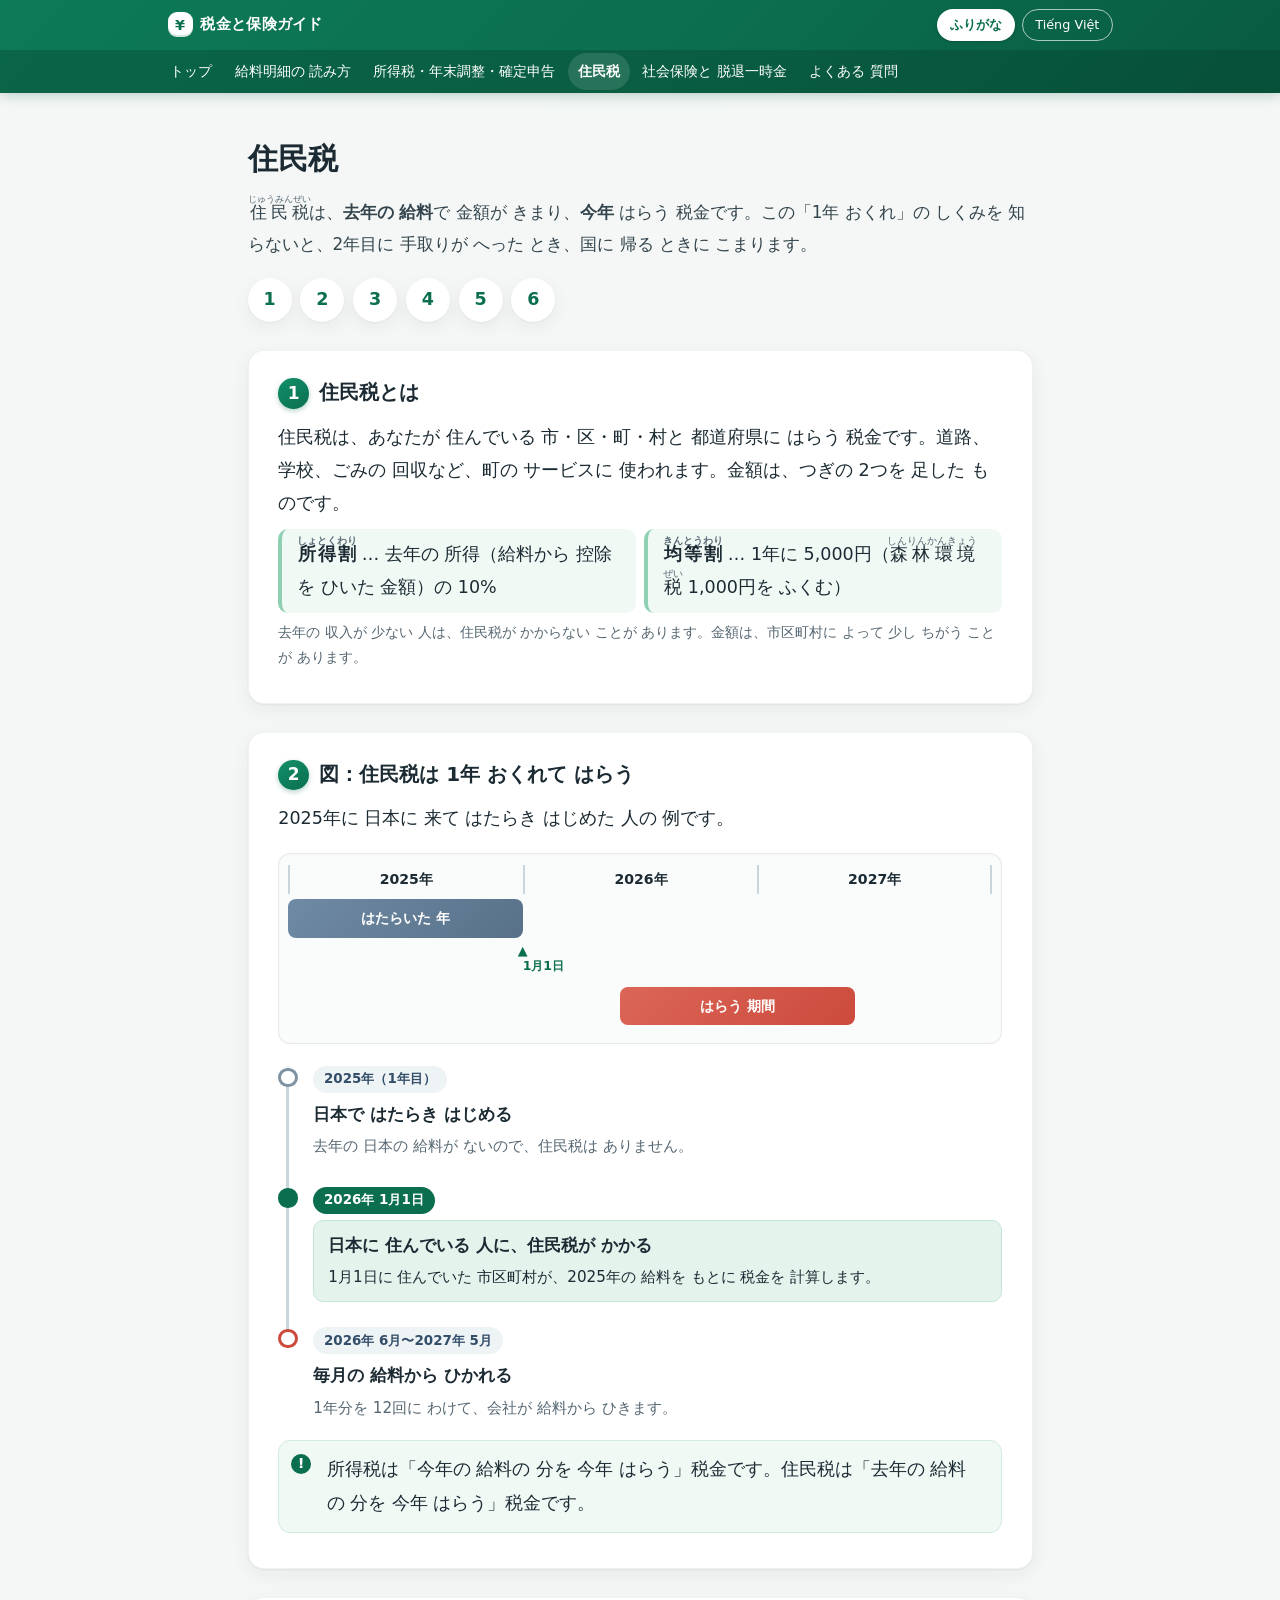
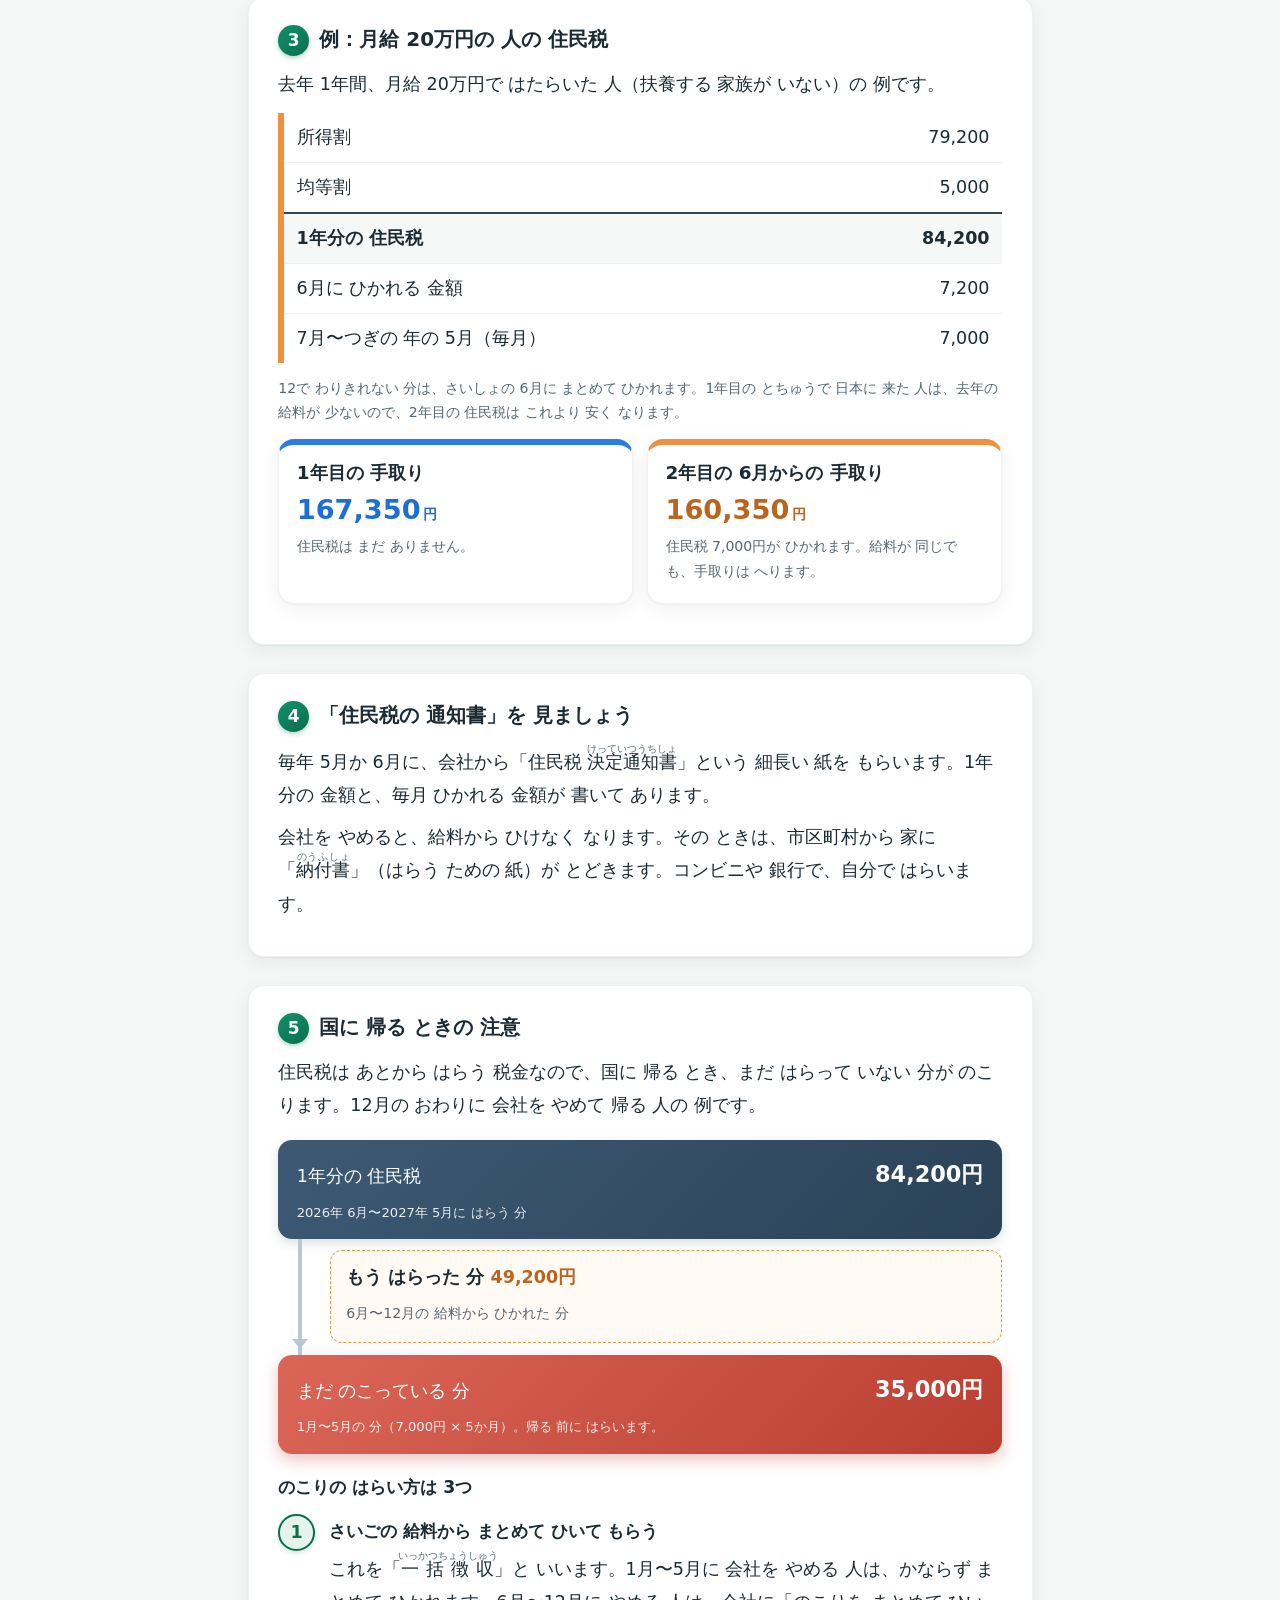
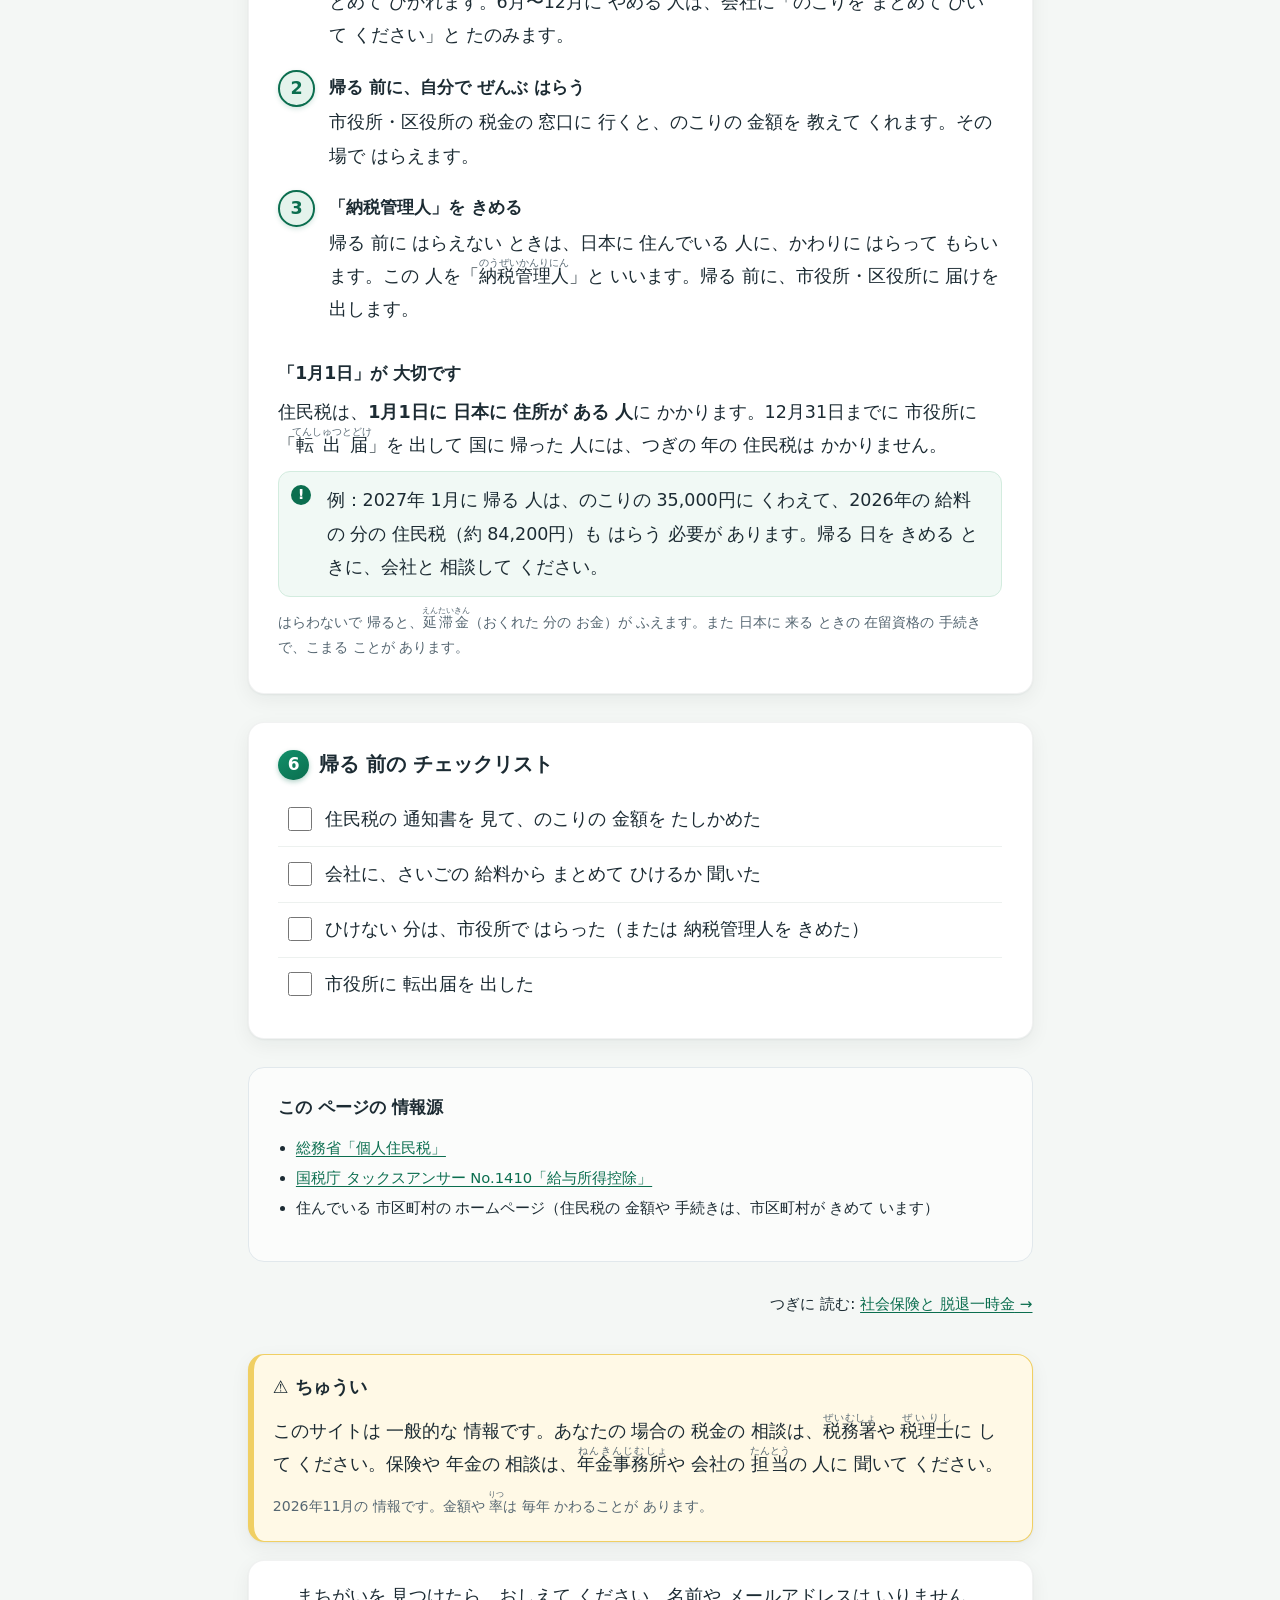
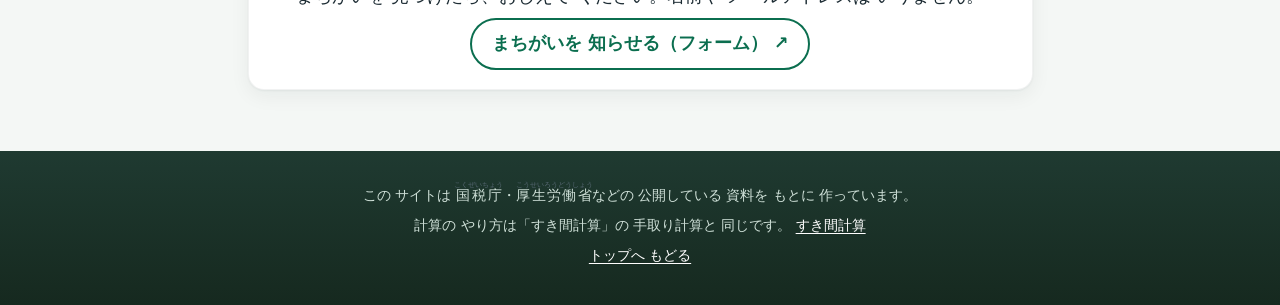
<file: juminzei.html>
<!DOCTYPE html>
<html lang="ja">
<head>
<meta charset="utf-8">
<meta name="viewport" content="width=device-width, initial-scale=1">
<title>住民税 | 税金と保険ガイド</title>
<meta name="description" content="住民税は、去年の 給料で 金額が きまり、今年 はらう 税金です。この「1年 おくれ」の しくみを 知らないと、2年目に 手取りが へった とき、国に 帰る ときに こまります。">
<link rel="canonical" href="https://sukima-keisan.github.io/zeikin-hoken-guide/juminzei.html">
<link rel="stylesheet" href="css/style.css">
<link rel="stylesheet" href="css/polish.css">
</head>
<body>
<a class="skip" href="#main"><span class="t" data-k="ui.skip"><span class="ja">本文へ すすむ</span><span class="vi" lang="vi">Đi tới nội dung chính</span></span></a>
<header class="site-header">
  <div class="bar">
    <a class="logo" href="index.html"><span class="t" data-k="site.short"><span class="ja">税金と保険ガイド</span><span class="vi" lang="vi">Hướng dẫn thuế và bảo hiểm</span></span></a>
    <div class="toggles">
      <button type="button" class="tg" data-toggle="furigana" aria-pressed="true">ふりがな</button>
      <button type="button" class="tg" data-toggle="vi" aria-pressed="false" lang="vi">Tiếng Việt</button>
    </div>
  </div>
  <details class="nav">
    <summary><span class="t" data-k="nav.menu"><span class="ja">メニュー</span><span class="vi" lang="vi">Menu</span></span></summary>
    <nav><ul><li><a href="index.html"><span class="t" data-k="nav.home"><span class="ja">トップ</span><span class="vi" lang="vi">Trang chủ</span></span></a></li><li><a href="kyuyo-meisai.html"><span class="t" data-k="nav.meisai"><span class="ja">給料明細の 読み方</span><span class="vi" lang="vi">Cách đọc bảng lương</span></span></a></li><li><a href="shotokuzei.html"><span class="t" data-k="nav.shotokuzei"><span class="ja">所得税・年末調整・確定申告</span><span class="vi" lang="vi">Thuế thu nhập, điều chỉnh cuối năm, quyết toán thuế</span></span></a></li><li><a href="juminzei.html" aria-current="page"><span class="t" data-k="nav.juminzei"><span class="ja">住民税</span><span class="vi" lang="vi">Thuế cư trú</span></span></a></li><li><a href="shakai-hoken.html"><span class="t" data-k="nav.shaho"><span class="ja">社会保険と 脱退一時金</span><span class="vi" lang="vi">Bảo hiểm xã hội và tiền lương hưu trọn gói</span></span></a></li><li><a href="faq.html"><span class="t" data-k="nav.faq"><span class="ja">よくある 質問</span><span class="vi" lang="vi">Câu hỏi thường gặp</span></span></a></li></ul></nav>
  </details>
</header>

<main id="main">
<h1><span class="t" data-k="jumin.title"><span class="ja">住民税</span><span class="vi" lang="vi">Thuế cư trú</span></span></h1>
<p class="lead"><span class="t" data-k="jumin.lead"><span class="ja"><ruby>住民税<rp>(</rp><rt>じゅうみんぜい</rt><rp>)</rp></ruby>は、<b>去年の 給料</b>で 金額が きまり、<b>今年</b> はらう 税金です。この「1年 おくれ」の しくみを 知らないと、2年目に 手取りが へった とき、国に 帰る ときに こまります。</span><span class="vi" lang="vi">Thuế cư trú (住民税) là thuế được tính theo <b>lương năm ngoái</b> và nộp trong <b>năm nay</b>. Nếu không biết cơ chế “chậm 1 năm” này, bạn sẽ gặp khó khăn khi lương thực nhận giảm ở năm thứ 2 và khi về nước.</span></span></p>

<nav class="toc" aria-label="もくじ">
  <a href="#what">1</a><a href="#zure">2</a><a href="#example">3</a><a href="#tsuchi">4</a><a href="#kikoku">5</a><a href="#check">6</a>
</nav>

<!-- 1. 住民税とは -->
<section id="what" class="card">
  <h2><span class="no">1</span><span class="t" data-k="jumin.what_title"><span class="ja">住民税とは</span><span class="vi" lang="vi">Thuế cư trú là gì</span></span></h2>
  <p><span class="t" data-k="jumin.what1"><span class="ja">住民税は、あなたが 住んでいる 市・区・町・村と 都道府県に はらう 税金です。道路、学校、ごみの 回収など、町の サービスに 使われます。金額は、つぎの 2つを 足した ものです。</span><span class="vi" lang="vi">Thuế cư trú là thuế nộp cho thành phố/quận/thị trấn và tỉnh nơi bạn sống. Tiền này dùng cho các dịch vụ của địa phương như đường sá, trường học, thu gom rác. Số tiền là tổng của 2 phần sau.</span></span></p>
  <ul class="words">
    <li><span class="t" data-k="jumin.what.shotokuwari"><span class="ja"><b><ruby>所得割<rp>(</rp><rt>しょとくわり</rt><rp>)</rp></ruby></b> … 去年の 所得（給料から 控除を ひいた 金額）の 10%</span><span class="vi" lang="vi"><b>Phần theo thu nhập (所得割)</b> … 10% thu nhập năm ngoái (lương sau khi trừ các khoản giảm trừ)</span></span></li>
    <li><span class="t" data-k="jumin.what.kintowari"><span class="ja"><b><ruby>均等割<rp>(</rp><rt>きんとうわり</rt><rp>)</rp></ruby></b> … 1年に 5,000円（<ruby>森林環境税<rp>(</rp><rt>しんりんかんきょうぜい</rt><rp>)</rp></ruby> 1,000円を ふくむ）</span><span class="vi" lang="vi"><b>Phần cố định (均等割)</b> … 5,000 yên một năm (gồm 1,000 yên thuế môi trường rừng)</span></span></li>
  </ul>
  <p class="small"><span class="t" data-k="jumin.what_note"><span class="ja">去年の 収入が 少ない 人は、住民税が かからない ことが あります。金額は、市区町村に よって 少し ちがう ことが あります。</span><span class="vi" lang="vi">Người có thu nhập năm ngoái thấp có thể không phải nộp thuế cư trú. Số tiền có thể khác một chút tùy địa phương.</span></span></p>
</section>

<!-- 2. 1年おくれ -->
<section id="zure" class="card">
  <h2><span class="no">2</span><span class="t" data-k="jumin.zure_title"><span class="ja">図：住民税は 1年 おくれて はらう</span><span class="vi" lang="vi">Hình: thuế cư trú nộp chậm 1 năm</span></span></h2>
  <p><span class="t" data-k="jumin.zure_lead"><span class="ja">2025年に 日本に 来て はたらき はじめた 人の 例です。</span><span class="vi" lang="vi">Ví dụ cho người đến Nhật và bắt đầu làm việc năm 2025.</span></span></p>
  <div class="ybar" role="img" aria-label="図：住民税は 1年 おくれて はらう">
    <div class="ybar-years"><span>2025年</span><span>2026年</span><span>2027年</span></div>
    <div class="ybar-row"><div class="ybar-seg work" style="grid-column:1/13"><span class="t" data-k="jumin.bar.work"><span class="ja">はたらいた 年</span><span class="vi" lang="vi">Năm làm việc</span></span></div></div>
    <div class="ybar-row"><div class="ybar-mark" style="grid-column:13/15"><span class="t" data-k="jumin.bar.jan1"><span class="ja">1月1日</span><span class="vi" lang="vi">Ngày 1/1</span></span></div></div>
    <div class="ybar-row"><div class="ybar-seg pay" style="grid-column:18/30"><span class="t" data-k="jumin.bar.pay"><span class="ja">はらう 期間</span><span class="vi" lang="vi">Thời gian nộp</span></span></div></div>
  </div>
  <ol class="tl">
    <li class="tl-i"><span class="tl-when"><span class="t" data-k="jumin.tl1.when"><span class="ja">2025年（1年目）</span><span class="vi" lang="vi">Năm 2025 (năm thứ 1)</span></span></span><div class="tl-what"><b><span class="t" data-k="jumin.tl1.name"><span class="ja">日本で はたらき はじめる</span><span class="vi" lang="vi">Bắt đầu làm việc ở Nhật</span></span></b><p><span class="t" data-k="jumin.tl1.desc"><span class="ja">去年の 日本の 給料が ないので、住民税は ありません。</span><span class="vi" lang="vi">Vì năm trước không có lương ở Nhật nên chưa có thuế cư trú.</span></span></p></div></li>
    <li class="tl-i hl"><span class="tl-when"><span class="t" data-k="jumin.tl2.when"><span class="ja">2026年 1月1日</span><span class="vi" lang="vi">Ngày 1/1/2026</span></span></span><div class="tl-what"><b><span class="t" data-k="jumin.tl2.name"><span class="ja">日本に 住んでいる 人に、住民税が かかる</span><span class="vi" lang="vi">Người đang sống ở Nhật sẽ bị tính thuế cư trú</span></span></b><p><span class="t" data-k="jumin.tl2.desc"><span class="ja">1月1日に 住んでいた 市区町村が、2025年の 給料を もとに 税金を 計算します。</span><span class="vi" lang="vi">Địa phương nơi bạn sống vào ngày 1/1 sẽ tính thuế dựa trên lương năm 2025.</span></span></p></div></li>
    <li class="tl-i zei"><span class="tl-when"><span class="t" data-k="jumin.tl3.when"><span class="ja">2026年 6月〜2027年 5月</span><span class="vi" lang="vi">Tháng 6/2026 – tháng 5/2027</span></span></span><div class="tl-what"><b><span class="t" data-k="jumin.tl3.name"><span class="ja">毎月の 給料から ひかれる</span><span class="vi" lang="vi">Bị trừ vào lương hằng tháng</span></span></b><p><span class="t" data-k="jumin.tl3.desc"><span class="ja">1年分を 12回に わけて、会社が 給料から ひきます。</span><span class="vi" lang="vi">Công ty chia số thuế cả năm làm 12 lần và trừ vào lương.</span></span></p></div></li>
  </ol>
  <p class="point"><span class="t" data-k="jumin.zure_point"><span class="ja">所得税は「今年の 給料の 分を 今年 はらう」税金です。住民税は「去年の 給料の 分を 今年 はらう」税金です。</span><span class="vi" lang="vi">Thuế thu nhập là thuế “phần lương năm nay, nộp trong năm nay”. Thuế cư trú là thuế “phần lương năm ngoái, nộp trong năm nay”.</span></span></p>
</section>

<!-- 3. 月給20万円の例 -->
<section id="example" class="card">
  <h2><span class="no">3</span><span class="t" data-k="jumin.ex_title"><span class="ja">例：月給 20万円の 人の 住民税</span><span class="vi" lang="vi">Ví dụ: thuế cư trú của người có lương tháng 200,000 yên</span></span></h2>
  <p><span class="t" data-k="jumin.ex_lead"><span class="ja">去年 1年間、月給 20万円で はたらいた 人（扶養する 家族が いない）の 例です。</span><span class="vi" lang="vi">Ví dụ cho người đã làm việc cả năm ngoái với lương tháng 200,000 yên (không có người phụ thuộc).</span></span></p>
  <table class="slip-t p-koujo">
    <tr><th><span class="t" data-k="jumin.ex.shotokuwari"><span class="ja">所得割</span><span class="vi" lang="vi">Phần theo thu nhập</span></span></th><td>79,200</td></tr>
    <tr><th><span class="t" data-k="jumin.ex.kintowari"><span class="ja">均等割</span><span class="vi" lang="vi">Phần cố định</span></span></th><td>5,000</td></tr>
    <tr class="sum"><th><span class="t" data-k="jumin.ex.nen"><span class="ja">1年分の 住民税</span><span class="vi" lang="vi">Thuế cư trú cả năm</span></span></th><td>84,200</td></tr>
    <tr><th><span class="t" data-k="jumin.ex.june"><span class="ja">6月に ひかれる 金額</span><span class="vi" lang="vi">Số tiền bị trừ vào tháng 6</span></span></th><td>7,200</td></tr>
    <tr><th><span class="t" data-k="jumin.ex.other"><span class="ja">7月〜つぎの 年の 5月（毎月）</span><span class="vi" lang="vi">Tháng 7 – tháng 5 năm sau (mỗi tháng)</span></span></th><td>7,000</td></tr>
  </table>
  <p class="small"><span class="t" data-k="jumin.ex_note"><span class="ja">12で わりきれない 分は、さいしょの 6月に まとめて ひかれます。1年目の とちゅうで 日本に 来た 人は、去年の 給料が 少ないので、2年目の 住民税は これより 安く なります。</span><span class="vi" lang="vi">Phần lẻ không chia hết cho 12 được gộp vào tháng 6 đầu tiên. Người đến Nhật giữa năm thứ 1 thì lương năm trước ít, nên thuế cư trú năm thứ 2 sẽ thấp hơn số này.</span></span></p>
  <div class="cmp">
    <div class="cmp-c a"><h3><span class="t" data-k="jumin.y1.name"><span class="ja">1年目の 手取り</span><span class="vi" lang="vi">Lương thực nhận năm thứ 1</span></span></h3><p class="big">167,350<small>円</small></p><p class="small"><span class="t" data-k="jumin.y1.desc"><span class="ja">住民税は まだ ありません。</span><span class="vi" lang="vi">Chưa có thuế cư trú.</span></span></p></div>
    <div class="cmp-c b"><h3><span class="t" data-k="jumin.y2.name"><span class="ja">2年目の 6月からの 手取り</span><span class="vi" lang="vi">Lương thực nhận từ tháng 6 năm thứ 2</span></span></h3><p class="big">160,350<small>円</small></p><p class="small"><span class="t" data-k="jumin.y2.desc"><span class="ja">住民税 7,000円が ひかれます。給料が 同じでも、手取りは へります。</span><span class="vi" lang="vi">Bị trừ 7,000 yên thuế cư trú. Dù lương không đổi, lương thực nhận vẫn giảm.</span></span></p></div>
  </div>
</section>

<!-- 4. 通知書 -->
<section id="tsuchi" class="card">
  <h2><span class="no">4</span><span class="t" data-k="jumin.tsuchi_title"><span class="ja">「住民税の 通知書」を 見ましょう</span><span class="vi" lang="vi">Hãy xem “Giấy thông báo thuế cư trú”</span></span></h2>
  <p><span class="t" data-k="jumin.tsuchi1"><span class="ja">毎年 5月か 6月に、会社から「住民税 <ruby>決定通知書<rp>(</rp><rt>けっていつうちしょ</rt><rp>)</rp></ruby>」という 細長い 紙を もらいます。1年分の 金額と、毎月 ひかれる 金額が 書いて あります。</span><span class="vi" lang="vi">Hằng năm vào tháng 5 hoặc tháng 6, bạn nhận từ công ty một tờ giấy dài và hẹp gọi là “住民税 決定通知書”. Trên đó ghi số thuế cả năm và số tiền bị trừ mỗi tháng.</span></span></p>
  <p><span class="t" data-k="jumin.tsuchi2"><span class="ja">会社を やめると、給料から ひけなく なります。その ときは、市区町村から 家に「<ruby>納付書<rp>(</rp><rt>のうふしょ</rt><rp>)</rp></ruby>」（はらう ための 紙）が とどきます。コンビニや 銀行で、自分で はらいます。</span><span class="vi" lang="vi">Khi nghỉ việc, thuế không trừ được vào lương nữa. Khi đó, địa phương sẽ gửi “phiếu nộp tiền” (納付書) về nhà bạn. Bạn tự nộp ở cửa hàng tiện lợi hoặc ngân hàng.</span></span></p>
</section>

<!-- 5. 国に帰るとき -->
<section id="kikoku" class="card">
  <h2><span class="no">5</span><span class="t" data-k="jumin.kikoku_title"><span class="ja">国に 帰る ときの 注意</span><span class="vi" lang="vi">Lưu ý khi về nước</span></span></h2>
  <p><span class="t" data-k="jumin.kikoku_lead"><span class="ja">住民税は あとから はらう 税金なので、国に 帰る とき、まだ はらって いない 分が のこります。12月の おわりに 会社を やめて 帰る 人の 例です。</span><span class="vi" lang="vi">Vì thuế cư trú là thuế nộp sau, nên khi về nước sẽ còn phần chưa nộp. Đây là ví dụ cho người nghỉ việc cuối tháng 12 rồi về nước.</span></span></p>
  <div class="flow" role="img" aria-label="国に 帰る ときの 注意">
    <div class="fbox start"><span><span class="t" data-k="jumin.k.start"><span class="ja">1年分の 住民税</span><span class="vi" lang="vi">Thuế cư trú cả năm</span></span></span><b>84,200円</b><small><span class="t" data-k="jumin.k.start_sub"><span class="ja">2026年 6月〜2027年 5月に はらう 分</span><span class="vi" lang="vi">Phần nộp từ tháng 6/2026 đến tháng 5/2027</span></span></small></div>
    <div class="farrow out shaho">
      <div class="fout">
        <p class="fout-h"><span class="t" data-k="jumin.k.paid"><span class="ja">もう はらった 分</span><span class="vi" lang="vi">Phần đã nộp</span></span> <b>49,200円</b></p>
        <p class="small"><span class="t" data-k="jumin.k.paid_sub"><span class="ja">6月〜12月の 給料から ひかれた 分</span><span class="vi" lang="vi">Phần đã trừ vào lương tháng 6 – tháng 12</span></span></p>
      </div>
    </div>
    <div class="fbox end zei"><span><span class="t" data-k="jumin.k.rest"><span class="ja">まだ のこっている 分</span><span class="vi" lang="vi">Phần còn lại</span></span></span><b>35,000円</b><small><span class="t" data-k="jumin.k.rest_sub"><span class="ja">1月〜5月の 分（7,000円 × 5か月）。帰る 前に はらいます。</span><span class="vi" lang="vi">Phần của tháng 1 – tháng 5 (7,000 yên × 5 tháng). Nộp trước khi về.</span></span></small></div>
  </div>
  <h3><span class="t" data-k="jumin.how_title"><span class="ja">のこりの はらい方は 3つ</span><span class="vi" lang="vi">Có 3 cách nộp phần còn lại</span></span></h3>
  <ol class="steps">
    <li><b><span class="t" data-k="jumin.how1.name"><span class="ja">さいごの 給料から まとめて ひいて もらう</span><span class="vi" lang="vi">Nhờ công ty trừ gộp vào lương lần cuối</span></span></b><p><span class="t" data-k="jumin.how1.desc"><span class="ja">これを「<ruby>一括徴収<rp>(</rp><rt>いっかつちょうしゅう</rt><rp>)</rp></ruby>」と いいます。1月〜5月に 会社を やめる 人は、かならず まとめて ひかれます。6月〜12月に やめる 人は、会社に「のこりを まとめて ひいて ください」と たのみます。</span><span class="vi" lang="vi">Cách này gọi là “thu một lần” (一括徴収). Người nghỉ việc từ tháng 1 đến tháng 5 chắc chắn sẽ bị trừ gộp. Người nghỉ việc từ tháng 6 đến tháng 12 thì nhờ công ty: “Xin hãy trừ gộp phần còn lại”.</span></span></p></li>
    <li><b><span class="t" data-k="jumin.how2.name"><span class="ja">帰る 前に、自分で ぜんぶ はらう</span><span class="vi" lang="vi">Tự nộp hết trước khi về</span></span></b><p><span class="t" data-k="jumin.how2.desc"><span class="ja">市役所・区役所の 税金の 窓口に 行くと、のこりの 金額を 教えて くれます。その場で はらえます。</span><span class="vi" lang="vi">Đến quầy thuế ở tòa thị chính/ủy ban quận, họ sẽ cho biết số tiền còn lại. Có thể nộp ngay tại đó.</span></span></p></li>
    <li><b><span class="t" data-k="jumin.how3.name"><span class="ja">「納税管理人」を きめる</span><span class="vi" lang="vi">Chọn “người quản lý nộp thuế”</span></span></b><p><span class="t" data-k="jumin.how3.desc"><span class="ja">帰る 前に はらえない ときは、日本に 住んでいる 人に、かわりに はらって もらいます。この 人を「<ruby>納税管理人<rp>(</rp><rt>のうぜいかんりにん</rt><rp>)</rp></ruby>」と いいます。帰る 前に、市役所・区役所に 届けを 出します。</span><span class="vi" lang="vi">Nếu không nộp kịp trước khi về, hãy nhờ một người đang sống ở Nhật nộp thay. Người này gọi là “người quản lý nộp thuế” (納税管理人). Nộp giấy đăng ký ở tòa thị chính/ủy ban quận trước khi về.</span></span></p></li>
  </ol>
  <h3><span class="t" data-k="jumin.jan1_title"><span class="ja">「1月1日」が 大切です</span><span class="vi" lang="vi">“Ngày 1 tháng 1” rất quan trọng</span></span></h3>
  <p><span class="t" data-k="jumin.jan1_1"><span class="ja">住民税は、<b>1月1日に 日本に 住所が ある 人</b>に かかります。12月31日までに 市役所に「<ruby>転出届<rp>(</rp><rt>てんしゅつとどけ</rt><rp>)</rp></ruby>」を 出して 国に 帰った 人には、つぎの 年の 住民税は かかりません。</span><span class="vi" lang="vi">Thuế cư trú được tính cho <b>người có địa chỉ ở Nhật vào ngày 1/1</b>. Người đã nộp “giấy thuyên chuyển” (転出届) ở tòa thị chính và về nước trước ngày 31/12 thì không bị tính thuế cư trú của năm sau.</span></span></p>
  <p class="point"><span class="t" data-k="jumin.jan1_point"><span class="ja">例：2027年 1月に 帰る 人は、のこりの 35,000円に くわえて、2026年の 給料の 分の 住民税（約 84,200円）も はらう 必要が あります。帰る 日を きめる ときに、会社と 相談して ください。</span><span class="vi" lang="vi">Ví dụ: người về nước vào tháng 1/2027, ngoài 35,000 yên còn lại, còn phải nộp thuế cư trú cho phần lương năm 2026 (khoảng 84,200 yên). Khi quyết định ngày về, hãy trao đổi với công ty.</span></span></p>
  <p class="small"><span class="t" data-k="jumin.harawanai"><span class="ja">はらわないで 帰ると、<ruby>延滞金<rp>(</rp><rt>えんたいきん</rt><rp>)</rp></ruby>（おくれた 分の お金）が ふえます。また 日本に 来る ときの 在留資格の 手続きで、こまる ことが あります。</span><span class="vi" lang="vi">Nếu về nước mà không nộp, tiền phạt chậm nộp (延滞金) sẽ tăng lên. Bạn cũng có thể gặp khó khăn khi làm thủ tục tư cách lưu trú lúc quay lại Nhật.</span></span></p>
</section>

<!-- 6. チェックリスト -->
<section id="check" class="card">
  <h2><span class="no">6</span><span class="t" data-k="jumin.check_title"><span class="ja">帰る 前の チェックリスト</span><span class="vi" lang="vi">Danh sách kiểm tra trước khi về nước</span></span></h2>
  <ul class="checklist">
    <li><label><input type="checkbox"> <span class="t" data-k="jumin.check1"><span class="ja">住民税の 通知書を 見て、のこりの 金額を たしかめた</span><span class="vi" lang="vi">Đã xem giấy thông báo thuế cư trú và kiểm tra số tiền còn lại</span></span></label></li>
    <li><label><input type="checkbox"> <span class="t" data-k="jumin.check2"><span class="ja">会社に、さいごの 給料から まとめて ひけるか 聞いた</span><span class="vi" lang="vi">Đã hỏi công ty có thể trừ gộp vào lương lần cuối không</span></span></label></li>
    <li><label><input type="checkbox"> <span class="t" data-k="jumin.check3"><span class="ja">ひけない 分は、市役所で はらった（または 納税管理人を きめた）</span><span class="vi" lang="vi">Phần không trừ được, đã nộp ở tòa thị chính (hoặc đã chọn người quản lý nộp thuế)</span></span></label></li>
    <li><label><input type="checkbox"> <span class="t" data-k="jumin.check4"><span class="ja">市役所に 転出届を 出した</span><span class="vi" lang="vi">Đã nộp giấy thuyên chuyển ở tòa thị chính</span></span></label></li>
  </ul>
</section>

<section class="card sources">
  <h2><span class="t" data-k="meisai.sources_title"><span class="ja">この ページの 情報源</span><span class="vi" lang="vi">Nguồn thông tin của trang này</span></span></h2>
  <ul>
    <li><a href="https://www.soumu.go.jp/main_sosiki/jichi_zeisei/czaisei/czaisei_seido/150790_06.html" rel="noopener"><span class="t" data-k="src.soumu_jumin"><span class="ja">総務省「個人住民税」</span></span></a></li>
    <li><a href="https://www.nta.go.jp/taxes/shiraberu/taxanswer/shotoku/1410.htm" rel="noopener"><span class="t" data-k="src.nta_1410"><span class="ja">国税庁 タックスアンサー No.1410「給与所得控除」</span></span></a></li>
    <li><span class="t" data-k="src.shikuchoson"><span class="ja">住んでいる 市区町村の ホームページ（住民税の 金額や 手続きは、市区町村が きめて います）</span></span></li>
  </ul>
</section>

<p class="next"><span class="t" data-k="ui.next"><span class="ja">つぎに 読む</span><span class="vi" lang="vi">Đọc tiếp</span></span>: <a href="shakai-hoken.html"><span class="t" data-k="nav.shaho"><span class="ja">社会保険と 脱退一時金</span><span class="vi" lang="vi">Bảo hiểm xã hội và tiền lương hưu trọn gói</span></span> →</a></p>


<aside class="disclaimer" role="note">
  <p class="disclaimer-title">⚠ <span class="t" data-k="disclaimer.title"><span class="ja">ちゅうい</span><span class="vi" lang="vi">Lưu ý</span></span></p>
  <p><span class="t" data-k="disclaimer.body"><span class="ja">このサイトは 一般的な 情報です。あなたの 場合の 税金の 相談は、<ruby>税務署<rp>(</rp><rt>ぜいむしょ</rt><rp>)</rp></ruby>や <ruby>税理士<rp>(</rp><rt>ぜいりし</rt><rp>)</rp></ruby>に して ください。保険や 年金の 相談は、<ruby>年金事務所<rp>(</rp><rt>ねんきんじむしょ</rt><rp>)</rp></ruby>や 会社の <ruby>担当<rp>(</rp><rt>たんとう</rt><rp>)</rp></ruby>の 人に 聞いて ください。</span><span class="vi" lang="vi">Trang này chỉ cung cấp thông tin chung. Về thuế trong trường hợp riêng của bạn, hãy hỏi sở thuế (税務署) hoặc chuyên gia thuế (税理士). Về bảo hiểm và lương hưu, hãy hỏi văn phòng quản lý lương hưu (年金事務所) hoặc người phụ trách ở công ty.</span></span></p>
  <p class="small"><span class="t" data-k="disclaimer.date"><span class="ja">2026年11月の 情報です。金額や <ruby>率<rp>(</rp><rt>りつ</rt><rp>)</rp></ruby>は 毎年 かわることが あります。</span><span class="vi" lang="vi">Thông tin tính đến tháng 11 năm 2026. Số tiền và tỷ lệ có thể thay đổi hằng năm. Bản dịch tiếng Việt là bản nháp, đang chờ người bản ngữ kiểm tra. Nếu có chỗ khác nhau, hãy theo nội dung tiếng Nhật.</span></span></p>
</aside>

<aside class="feedback" role="note">
  <p><span class="t" data-k="feedback.lead"><span class="ja">まちがいを 見つけたら、おしえて ください。名前や メールアドレスは いりません。</span><span class="vi" lang="vi">Nếu bạn thấy chỗ sai, xin hãy cho chúng tôi biết. Không cần ghi tên hay địa chỉ email.</span></span></p>
  <p><a class="fb-btn" href="https://docs.google.com/forms/d/e/1FAIpQLScrvcqfLMIZFrdQ-2vIYtuXDG12ou91hFqygu90x2CL0XZx3w/viewform" target="_blank" rel="noopener"><span class="t" data-k="feedback.link"><span class="ja">まちがいを 知らせる（フォーム）</span><span class="vi" lang="vi">Báo lỗi (biểu mẫu)</span></span> ↗</a></p>
</aside>
</main>

<footer class="site-footer">
  <p><span class="t" data-k="footer.sources"><span class="ja">この サイトは <ruby>国税庁<rp>(</rp><rt>こくぜいちょう</rt><rp>)</rp></ruby>・<ruby>厚生労働省<rp>(</rp><rt>こうせいろうどうしょう</rt><rp>)</rp></ruby>などの 公開している 資料を もとに 作っています。</span><span class="vi" lang="vi">Trang này được làm dựa trên tài liệu công khai của Cục Thuế Quốc gia (国税庁), Bộ Y tế, Lao động và Phúc lợi (厚生労働省) v.v.</span></span></p>
  <p><span class="t" data-k="footer.calc"><span class="ja">計算の やり方は「すき間計算」の 手取り計算と 同じです。</span><span class="vi" lang="vi">Cách tính giống với công cụ tính lương thực nhận của “すき間計算”.</span></span> <a href="https://sukima-keisan.github.io/" rel="noopener">すき間計算</a></p>
  <p><a href="index.html"><span class="t" data-k="ui.back_top"><span class="ja">トップへ もどる</span><span class="vi" lang="vi">Về trang chủ</span></span></a></p>
</footer>
<script src="js/getsugaku-r8.js"></script>
<script src="js/calc.js"></script>
<script src="js/app.js"></script>
<script data-goatcounter="https://zeikin-hoken-guide.goatcounter.com/count" async src="//gc.zgo.at/count.js"></script>
</body>
</html>
</file>
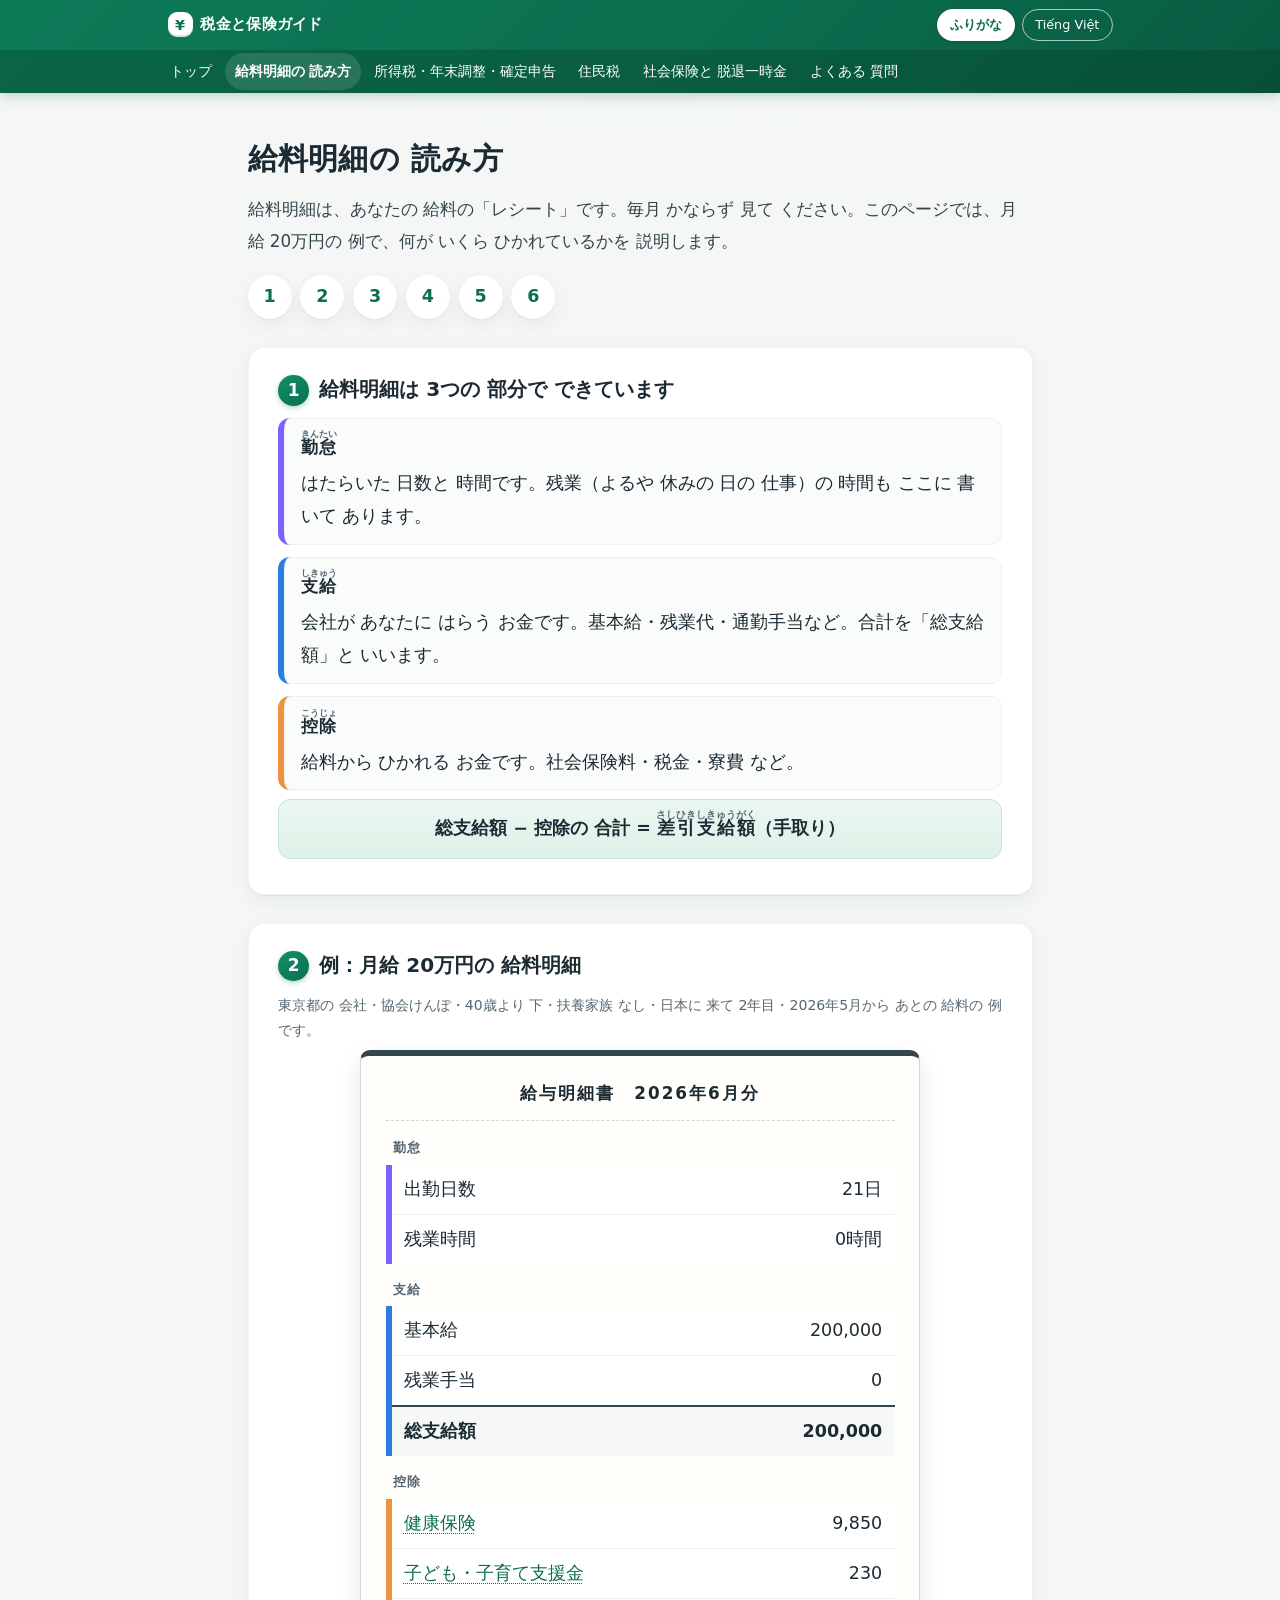
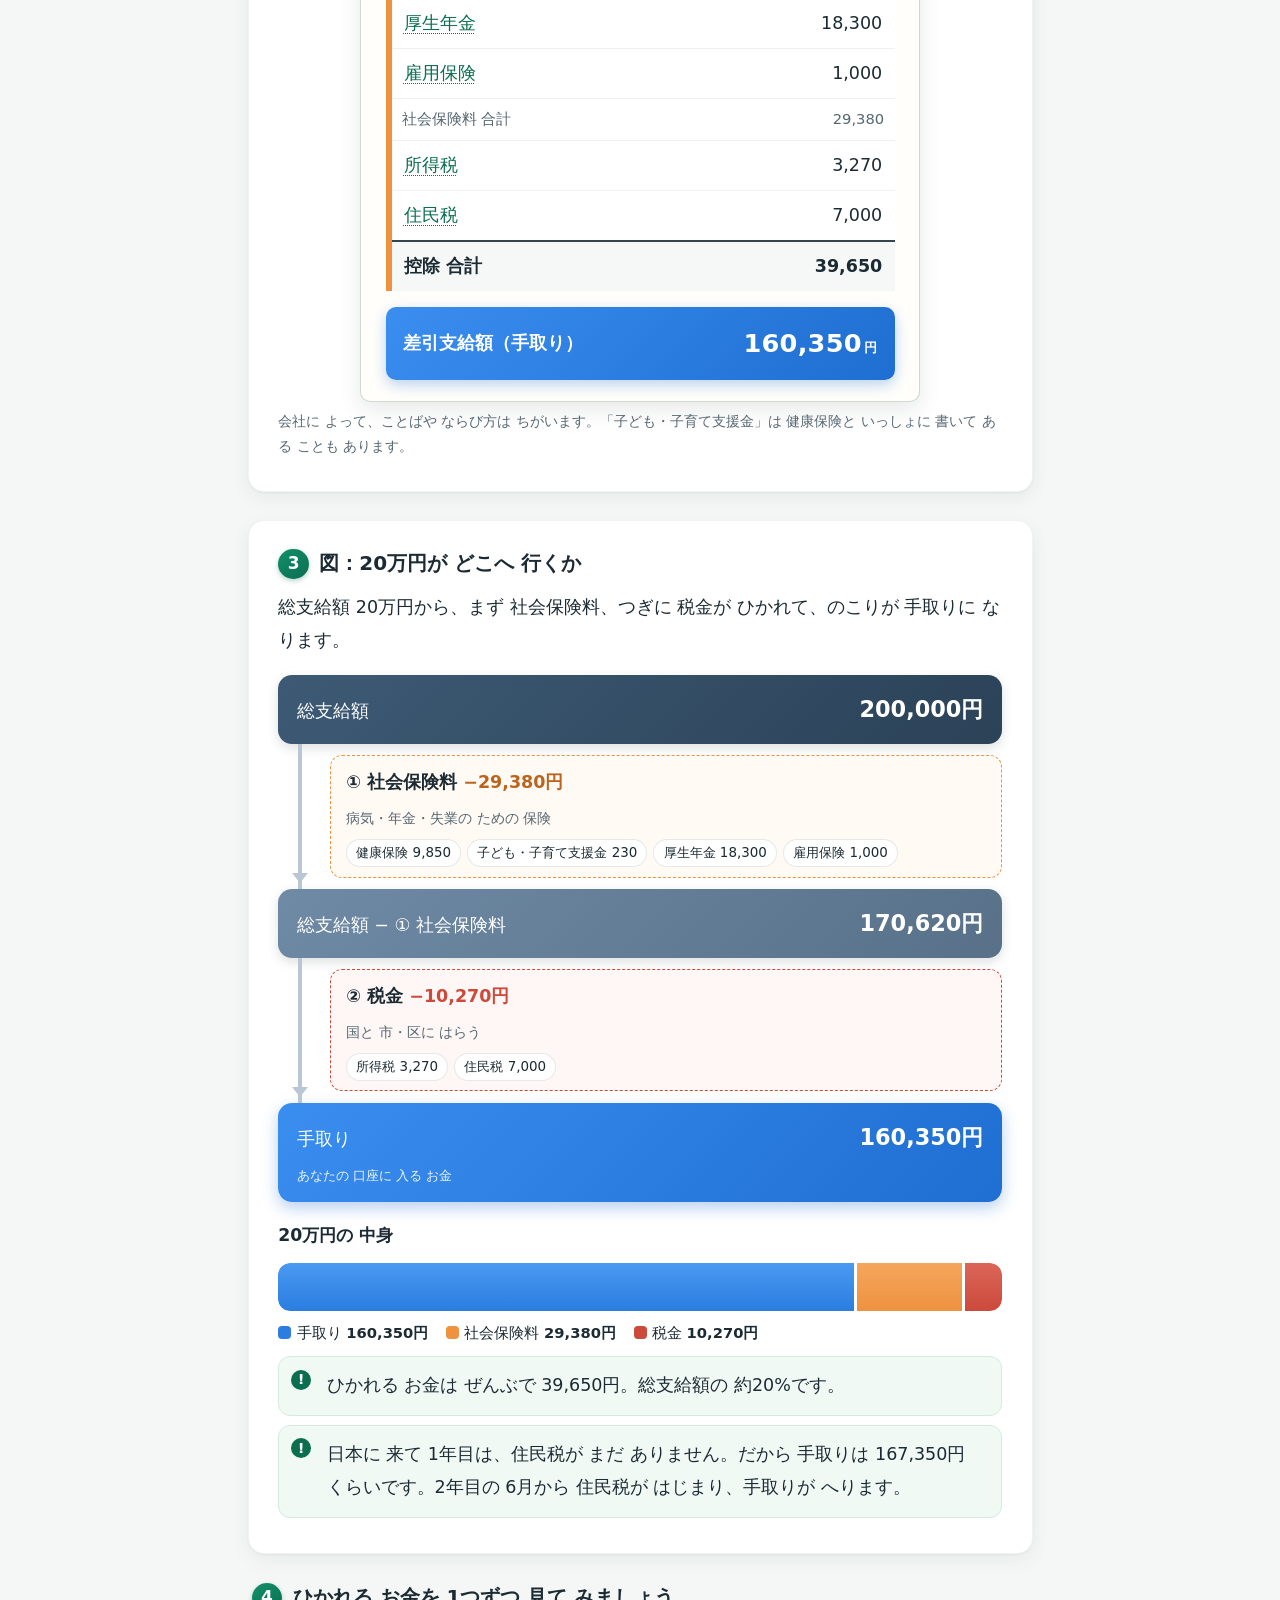
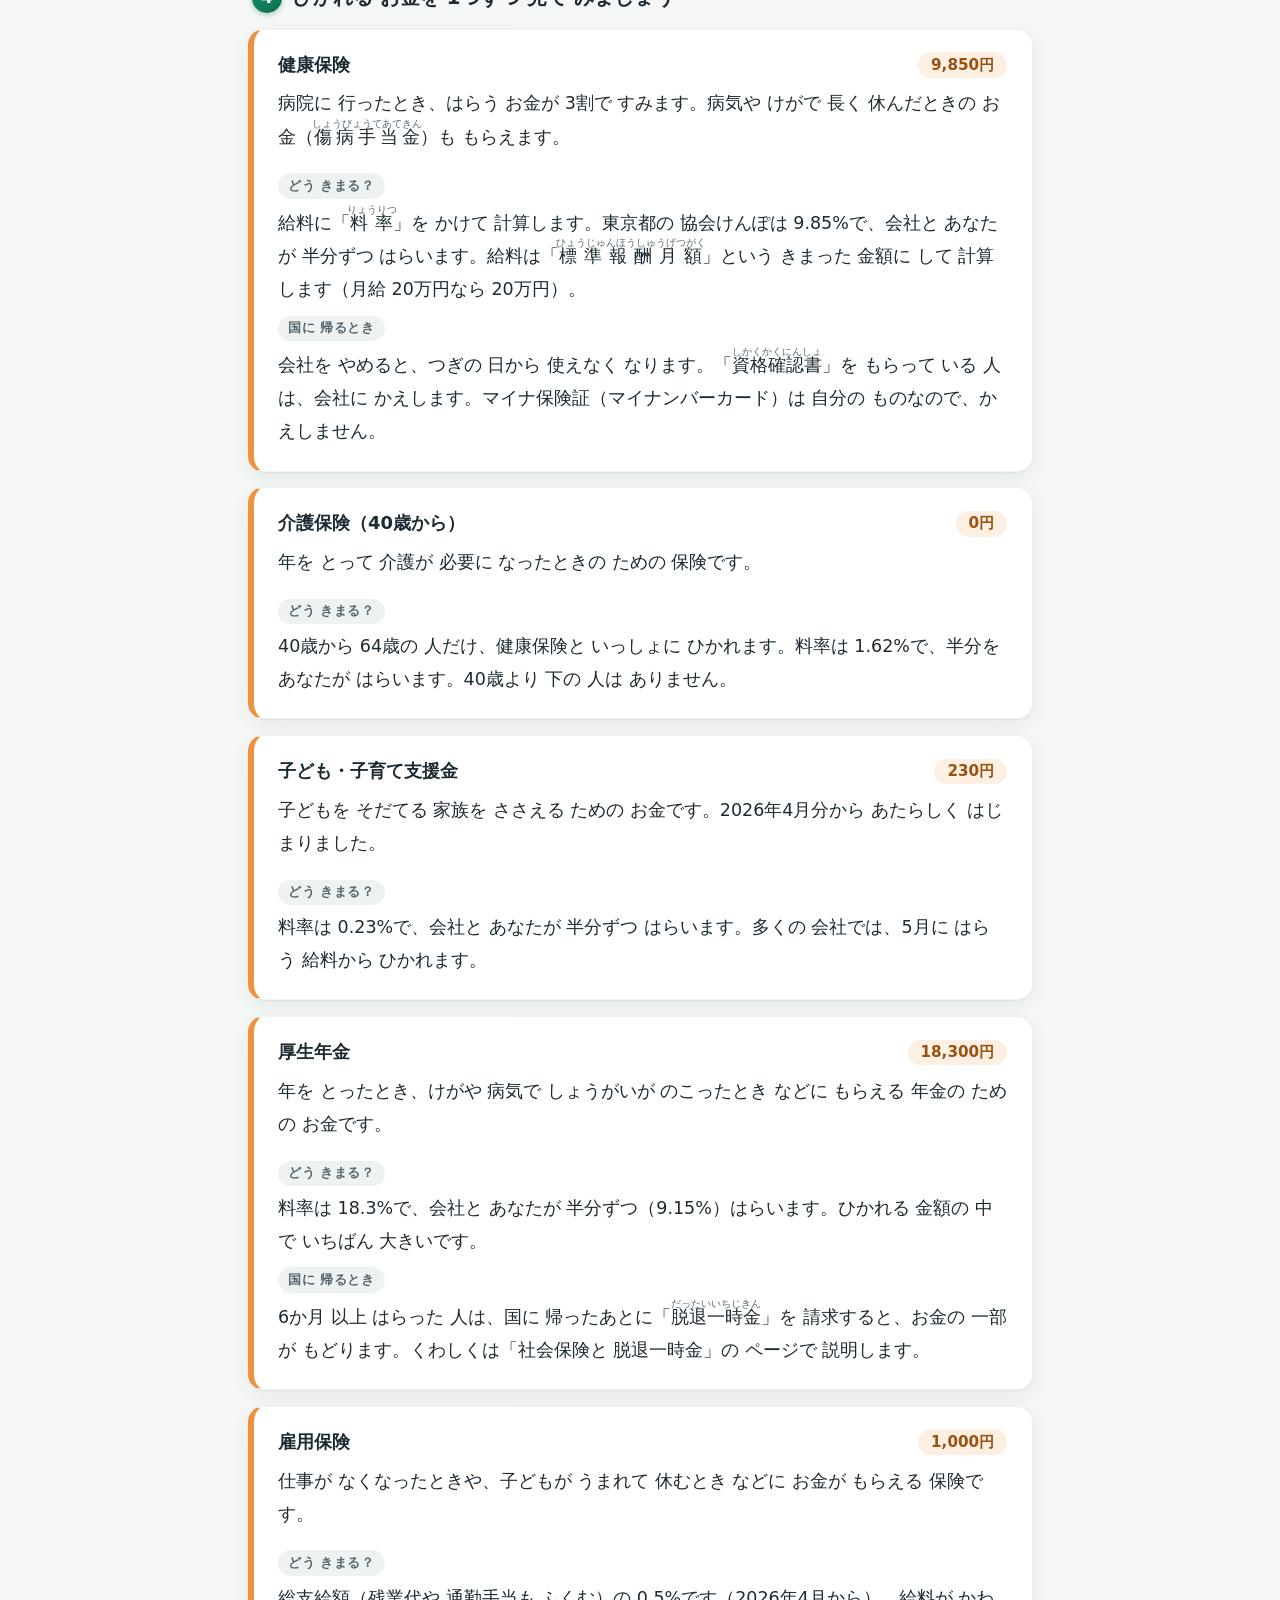
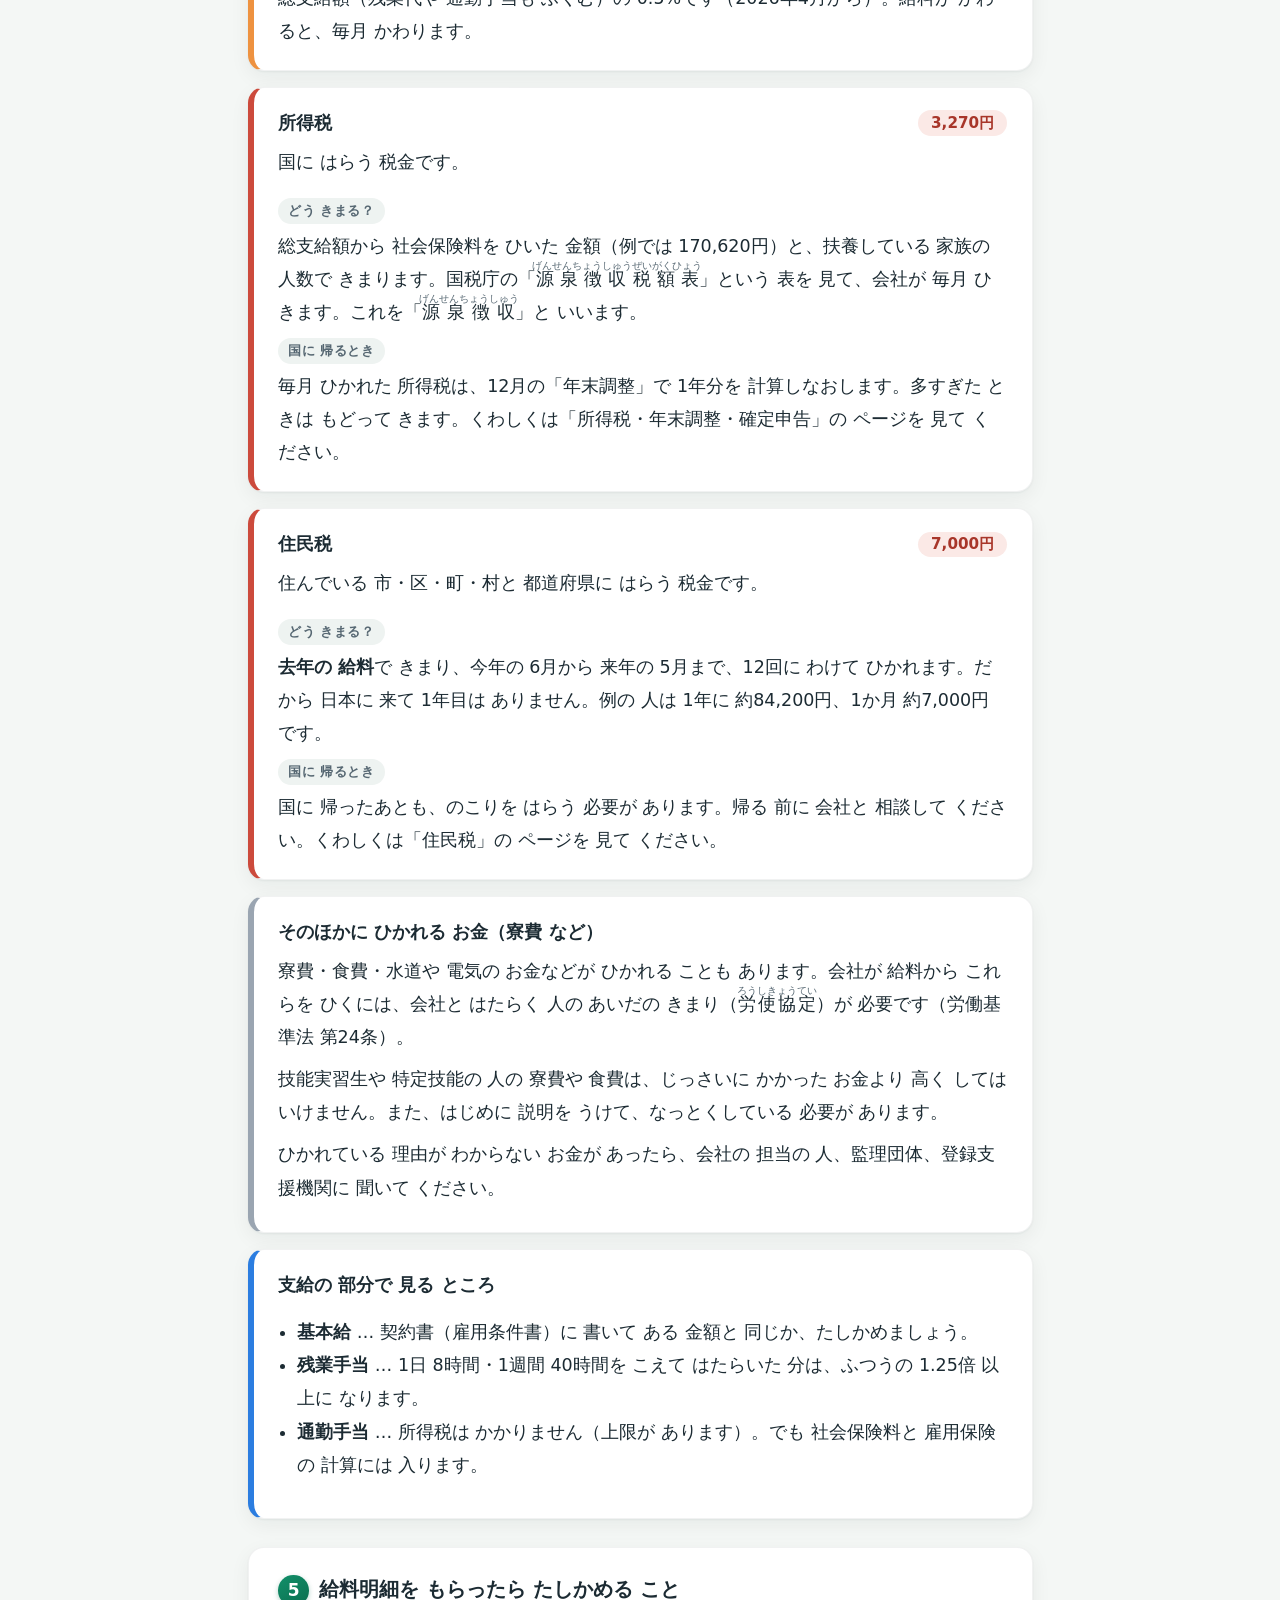
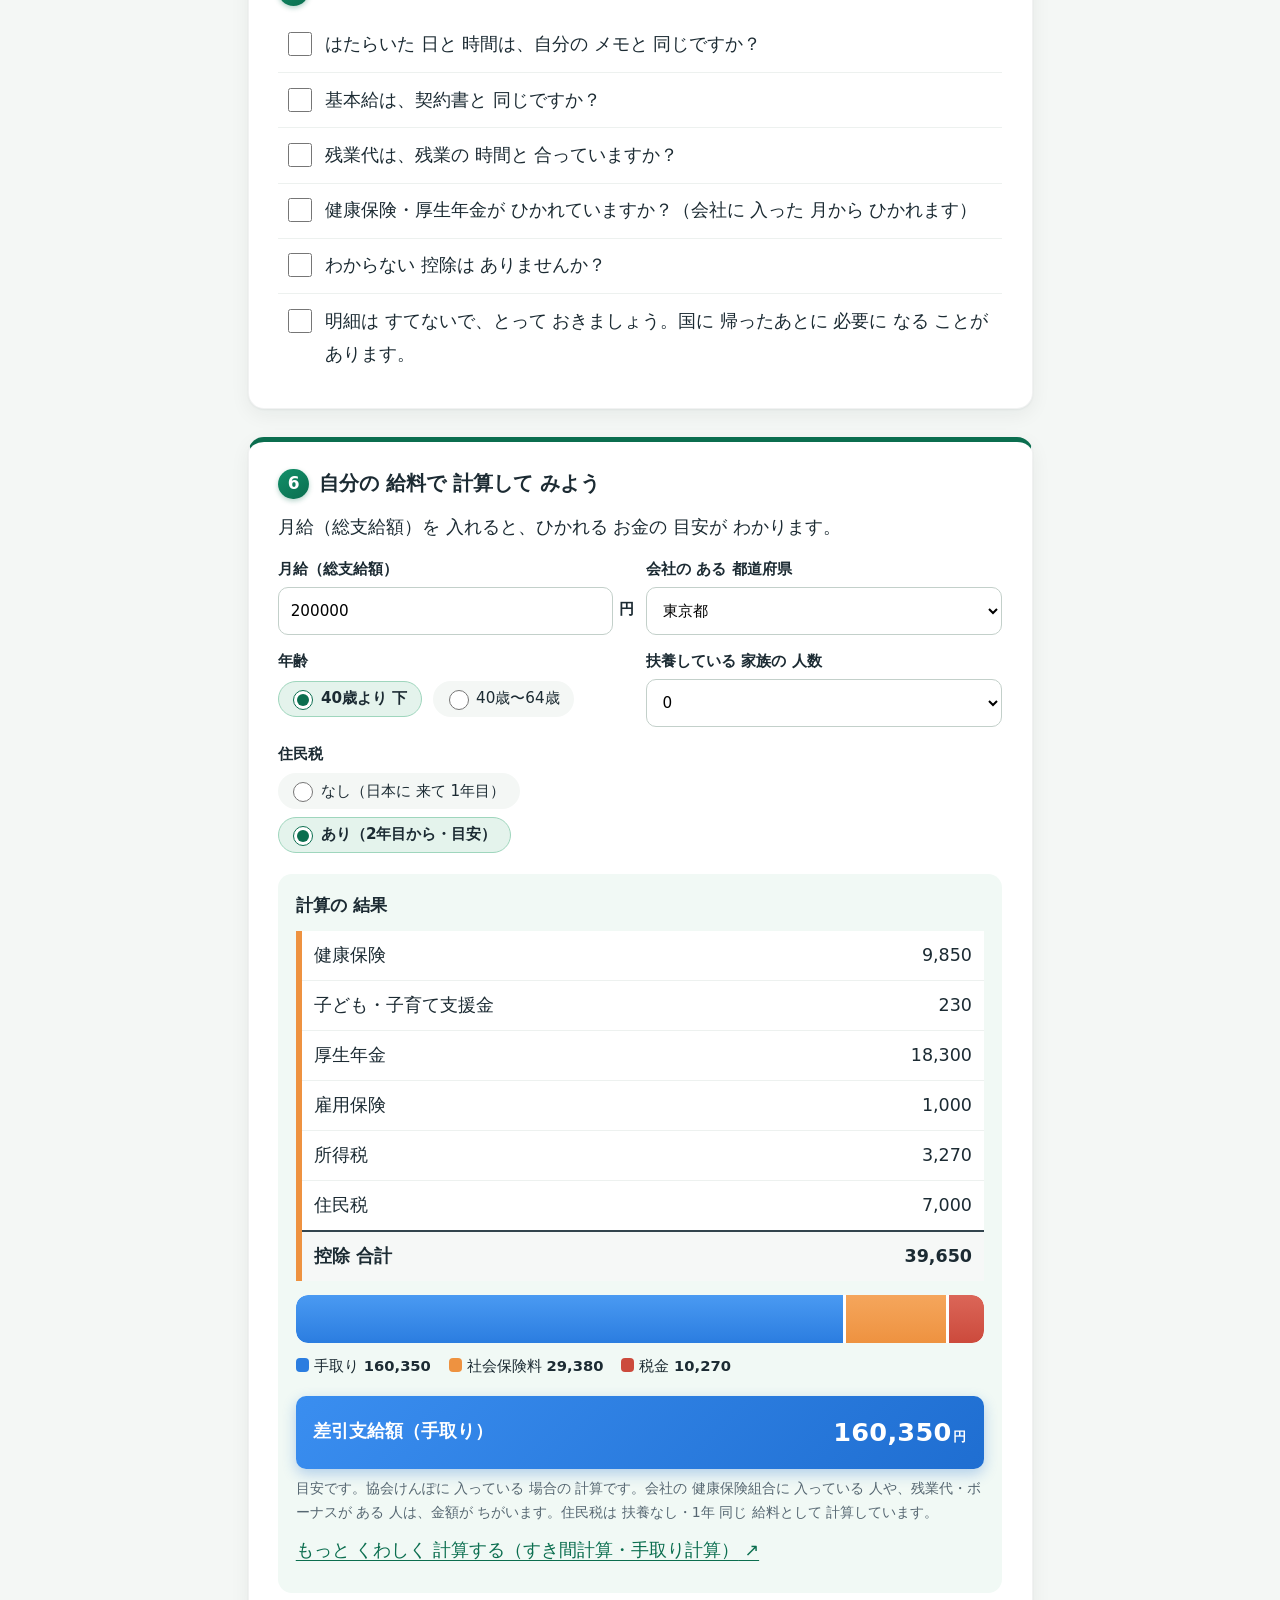
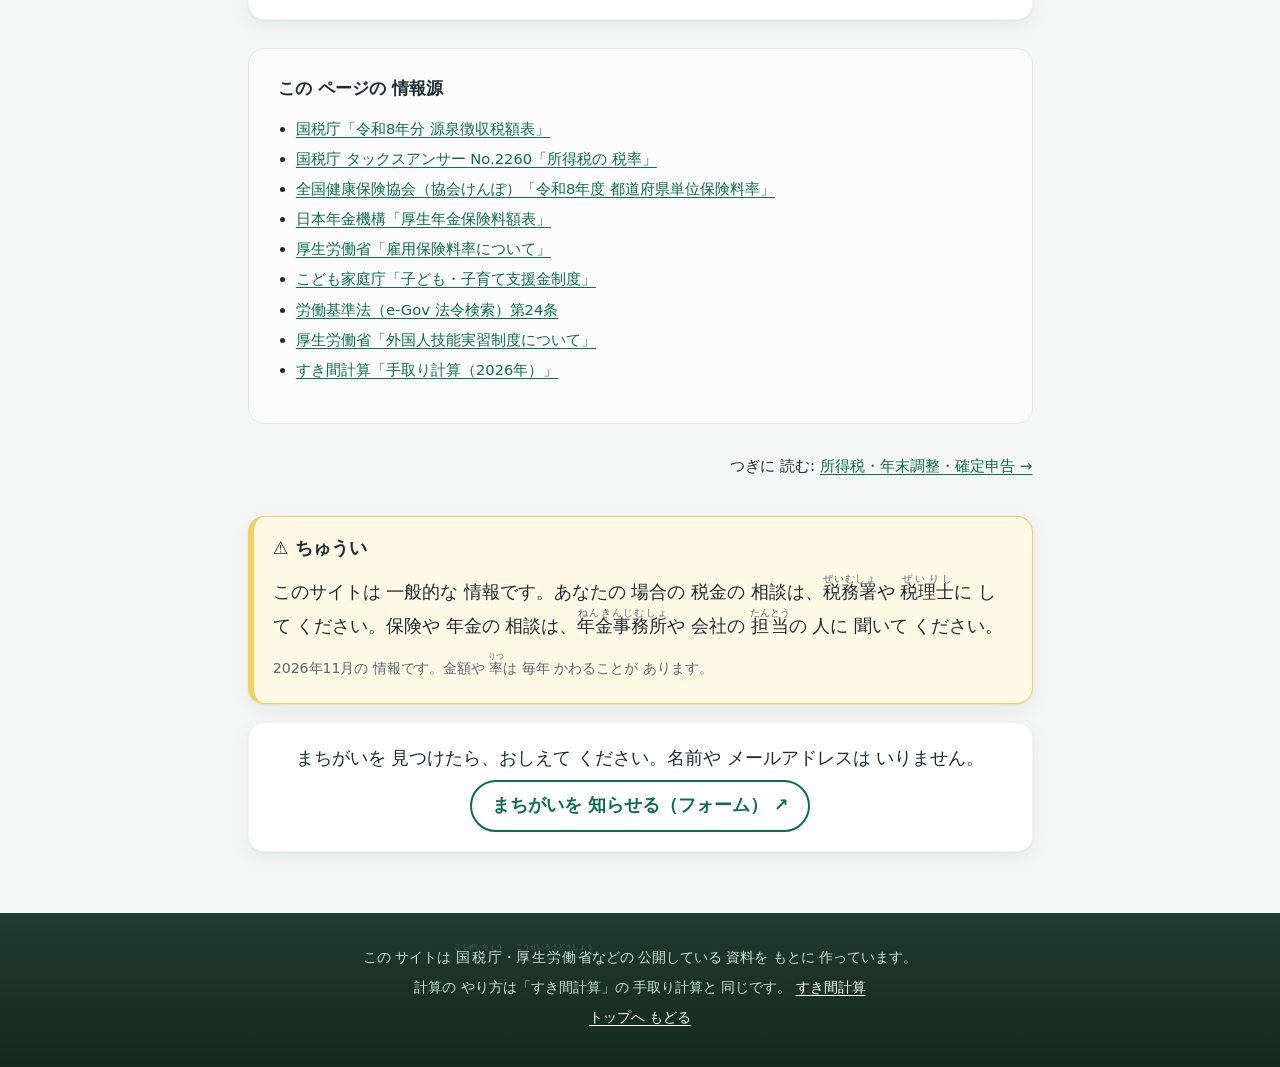
<file: kyuyo-meisai.html>
<!DOCTYPE html>
<html lang="ja">
<head>
<meta charset="utf-8">
<meta name="viewport" content="width=device-width, initial-scale=1">
<title>給料明細の 読み方 | 税金と保険ガイド</title>
<meta name="description" content="給料明細は、あなたの 給料の「レシート」です。毎月 かならず 見て ください。このページでは、月給 20万円の 例で、何が いくら ひかれているかを 説明します。">
<link rel="canonical" href="https://sukima-keisan.github.io/zeikin-hoken-guide/kyuyo-meisai.html">
<link rel="stylesheet" href="css/style.css">
<link rel="stylesheet" href="css/polish.css">
</head>
<body>
<a class="skip" href="#main"><span class="t" data-k="ui.skip"><span class="ja">本文へ すすむ</span><span class="vi" lang="vi">Đi tới nội dung chính</span></span></a>
<header class="site-header">
  <div class="bar">
    <a class="logo" href="index.html"><span class="t" data-k="site.short"><span class="ja">税金と保険ガイド</span><span class="vi" lang="vi">Hướng dẫn thuế và bảo hiểm</span></span></a>
    <div class="toggles">
      <button type="button" class="tg" data-toggle="furigana" aria-pressed="true">ふりがな</button>
      <button type="button" class="tg" data-toggle="vi" aria-pressed="false" lang="vi">Tiếng Việt</button>
    </div>
  </div>
  <details class="nav">
    <summary><span class="t" data-k="nav.menu"><span class="ja">メニュー</span><span class="vi" lang="vi">Menu</span></span></summary>
    <nav><ul><li><a href="index.html"><span class="t" data-k="nav.home"><span class="ja">トップ</span><span class="vi" lang="vi">Trang chủ</span></span></a></li><li><a href="kyuyo-meisai.html" aria-current="page"><span class="t" data-k="nav.meisai"><span class="ja">給料明細の 読み方</span><span class="vi" lang="vi">Cách đọc bảng lương</span></span></a></li><li><a href="shotokuzei.html"><span class="t" data-k="nav.shotokuzei"><span class="ja">所得税・年末調整・確定申告</span><span class="vi" lang="vi">Thuế thu nhập, điều chỉnh cuối năm, quyết toán thuế</span></span></a></li><li><a href="juminzei.html"><span class="t" data-k="nav.juminzei"><span class="ja">住民税</span><span class="vi" lang="vi">Thuế cư trú</span></span></a></li><li><a href="shakai-hoken.html"><span class="t" data-k="nav.shaho"><span class="ja">社会保険と 脱退一時金</span><span class="vi" lang="vi">Bảo hiểm xã hội và tiền lương hưu trọn gói</span></span></a></li><li><a href="faq.html"><span class="t" data-k="nav.faq"><span class="ja">よくある 質問</span><span class="vi" lang="vi">Câu hỏi thường gặp</span></span></a></li></ul></nav>
  </details>
</header>

<main id="main">
<h1><span class="t" data-k="meisai.title"><span class="ja">給料明細の 読み方</span><span class="vi" lang="vi">Cách đọc bảng lương</span></span></h1>
<p class="lead"><span class="t" data-k="meisai.lead"><span class="ja">給料明細は、あなたの 給料の「レシート」です。毎月 かならず 見て ください。このページでは、月給 20万円の 例で、何が いくら ひかれているかを 説明します。</span><span class="vi" lang="vi">Bảng lương (給料明細) giống như “biên lai” của tiền lương. Hãy xem kỹ mỗi tháng. Trang này dùng ví dụ lương tháng 200,000 yên để giải thích khoản nào bị trừ bao nhiêu.</span></span></p>

<nav class="toc" aria-label="もくじ">
  <a href="#parts">1</a><a href="#sample">2</a><a href="#flow">3</a><a href="#items">4</a><a href="#check">5</a><a href="#calc">6</a>
</nav>

<!-- 1. 3つの部分 -->
<section id="parts" class="card">
  <h2><span class="no">1</span><span class="t" data-k="meisai.parts_title"><span class="ja">給料明細は 3つの 部分で できています</span><span class="vi" lang="vi">Bảng lương gồm 3 phần</span></span></h2>
  <ol class="parts">
    <li class="p-kintai"><b><span class="t" data-k="meisai.part1.name"><span class="ja"><ruby>勤怠<rp>(</rp><rt>きんたい</rt><rp>)</rp></ruby></span><span class="vi" lang="vi">勤怠 (Kintai) – Chấm công</span></span></b><p><span class="t" data-k="meisai.part1.desc"><span class="ja">はたらいた 日数と 時間です。残業（よるや 休みの 日の 仕事）の 時間も ここに 書いて あります。</span><span class="vi" lang="vi">Số ngày và số giờ đã làm. Giờ làm thêm (làm đêm, làm ngày nghỉ) cũng ghi ở đây.</span></span></p></li>
    <li class="p-shikyu"><b><span class="t" data-k="meisai.part2.name"><span class="ja"><ruby>支給<rp>(</rp><rt>しきゅう</rt><rp>)</rp></ruby></span><span class="vi" lang="vi">支給 (Shikyū) – Khoản được trả</span></span></b><p><span class="t" data-k="meisai.part2.desc"><span class="ja">会社が あなたに はらう お金です。基本給・残業代・通勤手当など。合計を「総支給額」と いいます。</span><span class="vi" lang="vi">Tiền công ty trả cho bạn: lương cơ bản, tiền làm thêm, phụ cấp đi lại... Tổng cộng gọi là “総支給額”.</span></span></p></li>
    <li class="p-koujo"><b><span class="t" data-k="meisai.part3.name"><span class="ja"><ruby>控除<rp>(</rp><rt>こうじょ</rt><rp>)</rp></ruby></span><span class="vi" lang="vi">控除 (Kōjo) – Khoản bị trừ</span></span></b><p><span class="t" data-k="meisai.part3.desc"><span class="ja">給料から ひかれる お金です。社会保険料・税金・寮費 など。</span><span class="vi" lang="vi">Tiền bị trừ vào lương: phí bảo hiểm xã hội, thuế, tiền ký túc xá...</span></span></p></li>
  </ol>
  <p class="formula"><span class="t" data-k="meisai.parts_formula"><span class="ja">総支給額 − 控除の 合計 = <ruby>差引支給額<rp>(</rp><rt>さしひきしきゅうがく</rt><rp>)</rp></ruby>（手取り）</span><span class="vi" lang="vi">Tổng lương − Tổng các khoản trừ = Lương thực nhận (手取り)</span></span></p>
</section>

<!-- 2. 明細の見本 -->
<section id="sample" class="card">
  <h2><span class="no">2</span><span class="t" data-k="meisai.sample_title"><span class="ja">例：月給 20万円の 給料明細</span><span class="vi" lang="vi">Ví dụ: bảng lương của người có lương tháng 200,000 yên</span></span></h2>
  <p class="small"><span class="t" data-k="meisai.sample_cond"><span class="ja">東京都の 会社・協会けんぽ・40歳より 下・扶養家族 なし・日本に 来て 2年目・2026年5月から あとの 給料の 例です。</span><span class="vi" lang="vi">Ví dụ cho: công ty ở Tokyo, bảo hiểm Kyokai Kenpo, dưới 40 tuổi, không có người phụ thuộc, năm thứ 2 ở Nhật, lương từ tháng 5 năm 2026 trở đi.</span></span></p>
  <div class="slip">
    <p class="slip-head"><span class="t" data-k="meisai.slip.heading"><span class="ja">給与明細書　2026年6月分</span><span class="vi" lang="vi">Bảng lương tháng 6 năm 2026</span></span></p>
    <table class="slip-t p-kintai">
      <caption><span class="t" data-k="meisai.slip.kintai"><span class="ja">勤怠</span><span class="vi" lang="vi">Chấm công</span></span></caption>
      <tr><th><span class="t" data-k="meisai.slip.days"><span class="ja">出勤日数</span><span class="vi" lang="vi">Số ngày đi làm</span></span></th><td><span class="t" data-k="meisai.slip.days_v"><span class="ja">21日</span><span class="vi" lang="vi">21 ngày</span></span></td></tr>
      <tr><th><span class="t" data-k="meisai.slip.hours"><span class="ja">残業時間</span><span class="vi" lang="vi">Giờ làm thêm</span></span></th><td><span class="t" data-k="meisai.slip.hours_v"><span class="ja">0時間</span><span class="vi" lang="vi">0 giờ</span></span></td></tr>
    </table>
    <table class="slip-t p-shikyu">
      <caption><span class="t" data-k="meisai.slip.shikyu"><span class="ja">支給</span><span class="vi" lang="vi">Khoản được trả</span></span></caption>
      <tr><th><span class="t" data-k="meisai.slip.kihon"><span class="ja">基本給</span><span class="vi" lang="vi">Lương cơ bản</span></span></th><td>200,000</td></tr>
      <tr><th><span class="t" data-k="meisai.slip.zangyo"><span class="ja">残業手当</span><span class="vi" lang="vi">Tiền làm thêm</span></span></th><td>0</td></tr>
      <tr class="sum"><th><span class="t" data-k="meisai.slip.sougaku"><span class="ja">総支給額</span><span class="vi" lang="vi">Tổng lương</span></span></th><td>200,000</td></tr>
    </table>
    <table class="slip-t p-koujo">
      <caption><span class="t" data-k="meisai.slip.koujo"><span class="ja">控除</span><span class="vi" lang="vi">Khoản bị trừ</span></span></caption>
      <tr><th><a href="#i-kenpo"><span class="t" data-k="meisai.slip.kenpo"><span class="ja">健康保険</span><span class="vi" lang="vi">Bảo hiểm y tế</span></span></a></th><td>9,850</td></tr>
      <tr><th><a href="#i-kodomo"><span class="t" data-k="meisai.slip.kodomo"><span class="ja">子ども・子育て支援金</span><span class="vi" lang="vi">Phí đóng góp hỗ trợ nuôi dạy trẻ em</span></span></a></th><td>230</td></tr>
      <tr><th><a href="#i-nenkin"><span class="t" data-k="meisai.slip.nenkin"><span class="ja">厚生年金</span><span class="vi" lang="vi">Lương hưu (Nenkin)</span></span></a></th><td>18,300</td></tr>
      <tr><th><a href="#i-koyo"><span class="t" data-k="meisai.slip.koyo"><span class="ja">雇用保険</span><span class="vi" lang="vi">Bảo hiểm thất nghiệp</span></span></a></th><td>1,000</td></tr>
      <tr class="sub"><th><span class="t" data-k="meisai.slip.shaho_total"><span class="ja">社会保険料 合計</span><span class="vi" lang="vi">Tổng phí bảo hiểm xã hội</span></span></th><td>29,380</td></tr>
      <tr><th><a href="#i-shotoku"><span class="t" data-k="meisai.slip.shotoku"><span class="ja">所得税</span><span class="vi" lang="vi">Thuế thu nhập</span></span></a></th><td>3,270</td></tr>
      <tr><th><a href="#i-jumin"><span class="t" data-k="meisai.slip.jumin"><span class="ja">住民税</span><span class="vi" lang="vi">Thuế cư trú</span></span></a></th><td>7,000</td></tr>
      <tr class="sum"><th><span class="t" data-k="meisai.slip.koujo_total"><span class="ja">控除 合計</span><span class="vi" lang="vi">Tổng các khoản trừ</span></span></th><td>39,650</td></tr>
    </table>
    <p class="slip-total"><span><span class="t" data-k="meisai.slip.sashihiki"><span class="ja">差引支給額（手取り）</span><span class="vi" lang="vi">Lương thực nhận</span></span></span><b>160,350<small>円</small></b></p>
  </div>
  <p class="small"><span class="t" data-k="meisai.slip.note"><span class="ja">会社に よって、ことばや ならび方は ちがいます。「子ども・子育て支援金」は 健康保険と いっしょに 書いて ある ことも あります。</span><span class="vi" lang="vi">Từ ngữ và cách sắp xếp khác nhau tùy công ty. “Phí đóng góp hỗ trợ nuôi dạy trẻ em” có khi được ghi chung với bảo hiểm y tế.</span></span></p>
</section>

<!-- 3. お金の流れ図 -->
<section id="flow" class="card">
  <h2><span class="no">3</span><span class="t" data-k="meisai.flow_title"><span class="ja">図：20万円が どこへ 行くか</span><span class="vi" lang="vi">Hình: 200,000 yên đi đâu</span></span></h2>
  <p><span class="t" data-k="meisai.flow_lead"><span class="ja">総支給額 20万円から、まず 社会保険料、つぎに 税金が ひかれて、のこりが 手取りに なります。</span><span class="vi" lang="vi">Từ tổng lương 200,000 yên, trước hết trừ phí bảo hiểm xã hội, sau đó trừ thuế, phần còn lại là lương thực nhận.</span></span></p>
  <div class="flow" role="img" aria-label="図：20万円が どこへ 行くか">
    <div class="fbox start"><span><span class="t" data-k="meisai.flow.start"><span class="ja">総支給額</span><span class="vi" lang="vi">Tổng lương</span></span></span><b>200,000円</b></div>
    <div class="farrow out shaho">
      <div class="fout">
        <p class="fout-h"><span class="t" data-k="meisai.flow.shaho"><span class="ja">① 社会保険料</span><span class="vi" lang="vi">① Phí bảo hiểm xã hội</span></span> <b>−29,380円</b></p>
        <p class="small"><span class="t" data-k="meisai.flow.shaho_sub"><span class="ja">病気・年金・失業の ための 保険</span><span class="vi" lang="vi">Bảo hiểm cho ốm đau, lương hưu, thất nghiệp</span></span></p>
        <ul class="chips">
          <li><span class="t" data-k="meisai.slip.kenpo"><span class="ja">健康保険</span><span class="vi" lang="vi">Bảo hiểm y tế</span></span> 9,850</li>
          <li><span class="t" data-k="meisai.slip.kodomo"><span class="ja">子ども・子育て支援金</span><span class="vi" lang="vi">Phí đóng góp hỗ trợ nuôi dạy trẻ em</span></span> 230</li>
          <li><span class="t" data-k="meisai.slip.nenkin"><span class="ja">厚生年金</span><span class="vi" lang="vi">Lương hưu (Nenkin)</span></span> 18,300</li>
          <li><span class="t" data-k="meisai.slip.koyo"><span class="ja">雇用保険</span><span class="vi" lang="vi">Bảo hiểm thất nghiệp</span></span> 1,000</li>
        </ul>
      </div>
    </div>
    <div class="fbox mid"><span><span class="t" data-k="meisai.slip.sougaku"><span class="ja">総支給額</span><span class="vi" lang="vi">Tổng lương</span></span> − <span class="t" data-k="meisai.flow.shaho"><span class="ja">① 社会保険料</span><span class="vi" lang="vi">① Phí bảo hiểm xã hội</span></span></span><b>170,620円</b></div>
    <div class="farrow out zei">
      <div class="fout">
        <p class="fout-h"><span class="t" data-k="meisai.flow.zei"><span class="ja">② 税金</span><span class="vi" lang="vi">② Thuế</span></span> <b>−10,270円</b></p>
        <p class="small"><span class="t" data-k="meisai.flow.zei_sub"><span class="ja">国と 市・区に はらう</span><span class="vi" lang="vi">Nộp cho nhà nước và thành phố/quận</span></span></p>
        <ul class="chips">
          <li><span class="t" data-k="meisai.slip.shotoku"><span class="ja">所得税</span><span class="vi" lang="vi">Thuế thu nhập</span></span> 3,270</li>
          <li><span class="t" data-k="meisai.slip.jumin"><span class="ja">住民税</span><span class="vi" lang="vi">Thuế cư trú</span></span> 7,000</li>
        </ul>
      </div>
    </div>
    <div class="fbox end"><span><span class="t" data-k="meisai.flow.end"><span class="ja">手取り</span><span class="vi" lang="vi">Lương thực nhận</span></span></span><b>160,350円</b><small><span class="t" data-k="meisai.flow.end_sub"><span class="ja">あなたの 口座に 入る お金</span><span class="vi" lang="vi">Tiền vào tài khoản của bạn</span></span></small></div>
  </div>

  <h3><span class="t" data-k="meisai.bar_title"><span class="ja">20万円の 中身</span><span class="vi" lang="vi">Trong 200,000 yên có gì</span></span></h3>
  <div class="stack">
    <div class="stack-seg tedori" style="flex:160350"><span><span class="t" data-k="meisai.bar.tedori"><span class="ja">手取り</span><span class="vi" lang="vi">Thực nhận</span></span></span><b>160,350</b></div>
    <div class="stack-seg shaho" style="flex:29380"><span><span class="t" data-k="meisai.bar.shaho"><span class="ja">社会保険料</span><span class="vi" lang="vi">Bảo hiểm xã hội</span></span></span><b>29,380</b></div>
    <div class="stack-seg zei" style="flex:10270"><span><span class="t" data-k="meisai.bar.zei"><span class="ja">税金</span><span class="vi" lang="vi">Thuế</span></span></span><b>10,270</b></div>
  </div>
  <ul class="legend">
    <li class="tedori"><span class="t" data-k="meisai.bar.tedori"><span class="ja">手取り</span><span class="vi" lang="vi">Thực nhận</span></span> <b>160,350円</b></li>
    <li class="shaho"><span class="t" data-k="meisai.bar.shaho"><span class="ja">社会保険料</span><span class="vi" lang="vi">Bảo hiểm xã hội</span></span> <b>29,380円</b></li>
    <li class="zei"><span class="t" data-k="meisai.bar.zei"><span class="ja">税金</span><span class="vi" lang="vi">Thuế</span></span> <b>10,270円</b></li>
  </ul>
  <p class="point"><span class="t" data-k="meisai.flow_point"><span class="ja">ひかれる お金は ぜんぶで 39,650円。総支給額の 約20%です。</span><span class="vi" lang="vi">Tổng số tiền bị trừ là 39,650 yên, khoảng 20% tổng lương.</span></span></p>
  <p class="point"><span class="t" data-k="meisai.flow_first"><span class="ja">日本に 来て 1年目は、住民税が まだ ありません。だから 手取りは 167,350円くらいです。2年目の 6月から 住民税が はじまり、手取りが へります。</span><span class="vi" lang="vi">Năm đầu tiên ở Nhật chưa có thuế cư trú, nên lương thực nhận khoảng 167,350 yên. Từ tháng 6 của năm thứ 2, thuế cư trú bắt đầu và lương thực nhận giảm đi.</span></span></p>
</section>

<!-- 4. 1つずつの説明 -->
<section id="items">
  <h2><span class="no">4</span><span class="t" data-k="meisai.items_title"><span class="ja">ひかれる お金を 1つずつ 見て みましょう</span><span class="vi" lang="vi">Xem từng khoản bị trừ</span></span></h2>

  <article id="i-kenpo" class="item shaho">
    <h3><span class="t" data-k="meisai.kenpo.name"><span class="ja">健康保険</span><span class="vi" lang="vi">Bảo hiểm y tế (健康保険)</span></span> <span class="amt">9,850円</span></h3>
    <p><span class="t" data-k="meisai.kenpo.what"><span class="ja">病院に 行ったとき、はらう お金が 3割で すみます。病気や けがで 長く 休んだときの お金（<ruby>傷病手当金<rp>(</rp><rt>しょうびょうてあてきん</rt><rp>)</rp></ruby>）も もらえます。</span><span class="vi" lang="vi">Khi đi bệnh viện, bạn chỉ phải trả 30% chi phí. Khi nghỉ lâu vì ốm đau hoặc bị thương, bạn cũng được nhận trợ cấp (傷病手当金).</span></span></p>
    <dl><dt><span class="t" data-k="meisai.item.how"><span class="ja">どう きまる？</span><span class="vi" lang="vi">Tính như thế nào?</span></span></dt><dd><span class="t" data-k="meisai.kenpo.how"><span class="ja">給料に「<ruby>料率<rp>(</rp><rt>りょうりつ</rt><rp>)</rp></ruby>」を かけて 計算します。東京都の 協会けんぽは 9.85%で、会社と あなたが 半分ずつ はらいます。給料は「<ruby>標準報酬月額<rp>(</rp><rt>ひょうじゅんほうしゅうげつがく</rt><rp>)</rp></ruby>」という きまった 金額に して 計算します（月給 20万円なら 20万円）。</span><span class="vi" lang="vi">Tính bằng lương nhân với “tỷ lệ phí”. Kyokai Kenpo ở Tokyo là 9.85%, công ty và bạn mỗi bên trả một nửa. Lương được làm tròn thành một mức quy định gọi là “標準報酬月額” (lương tháng 200,000 yên thì là 200,000 yên).</span></span></dd>
    <dt><span class="t" data-k="meisai.item.kikoku"><span class="ja">国に 帰るとき</span><span class="vi" lang="vi">Khi về nước</span></span></dt><dd><span class="t" data-k="meisai.kenpo.kikoku"><span class="ja">会社を やめると、つぎの 日から 使えなく なります。「<ruby>資格確認書<rp>(</rp><rt>しかくかくにんしょ</rt><rp>)</rp></ruby>」を もらって いる 人は、会社に かえします。マイナ保険証（マイナンバーカード）は 自分の ものなので、かえしません。</span><span class="vi" lang="vi">Khi nghỉ việc, từ ngày hôm sau sẽ không dùng được nữa. Nếu bạn có “giấy xác nhận tư cách” (資格確認書) thì trả lại cho công ty. Thẻ My Number dùng làm thẻ bảo hiểm (マイナ保険証) là của bạn, nên không cần trả lại.</span></span></dd></dl>
  </article>

  <article id="i-kaigo" class="item shaho">
    <h3><span class="t" data-k="meisai.kaigo.name"><span class="ja">介護保険（40歳から）</span><span class="vi" lang="vi">Bảo hiểm chăm sóc dài hạn (介護保険, từ 40 tuổi)</span></span> <span class="amt">0円</span></h3>
    <p><span class="t" data-k="meisai.kaigo.what"><span class="ja">年を とって 介護が 必要に なったときの ための 保険です。</span><span class="vi" lang="vi">Bảo hiểm cho lúc về già cần người chăm sóc.</span></span></p>
    <dl><dt><span class="t" data-k="meisai.item.how"><span class="ja">どう きまる？</span><span class="vi" lang="vi">Tính như thế nào?</span></span></dt><dd><span class="t" data-k="meisai.kaigo.how"><span class="ja">40歳から 64歳の 人だけ、健康保険と いっしょに ひかれます。料率は 1.62%で、半分を あなたが はらいます。40歳より 下の 人は ありません。</span><span class="vi" lang="vi">Chỉ người từ 40 đến 64 tuổi bị trừ, cùng với bảo hiểm y tế. Tỷ lệ là 1.62%, bạn trả một nửa. Người dưới 40 tuổi không phải trả.</span></span></dd></dl>
  </article>

  <article id="i-kodomo" class="item shaho">
    <h3><span class="t" data-k="meisai.kodomo.name"><span class="ja">子ども・子育て支援金</span><span class="vi" lang="vi">Phí đóng góp hỗ trợ nuôi dạy trẻ em (子ども・子育て支援金)</span></span> <span class="amt">230円</span></h3>
    <p><span class="t" data-k="meisai.kodomo.what"><span class="ja">子どもを そだてる 家族を ささえる ための お金です。2026年4月分から あたらしく はじまりました。</span><span class="vi" lang="vi">Đây là khoản bạn đóng để hỗ trợ các gia đình nuôi con (không phải tiền bạn được nhận). Mới bắt đầu từ phần của tháng 4 năm 2026.</span></span></p>
    <dl><dt><span class="t" data-k="meisai.item.how"><span class="ja">どう きまる？</span><span class="vi" lang="vi">Tính như thế nào?</span></span></dt><dd><span class="t" data-k="meisai.kodomo.how"><span class="ja">料率は 0.23%で、会社と あなたが 半分ずつ はらいます。多くの 会社では、5月に はらう 給料から ひかれます。</span><span class="vi" lang="vi">Tỷ lệ là 0.23%, công ty và bạn mỗi bên trả một nửa. Ở nhiều công ty, khoản này bị trừ từ lương trả vào tháng 5.</span></span></dd></dl>
  </article>

  <article id="i-nenkin" class="item shaho">
    <h3><span class="t" data-k="meisai.nenkin.name"><span class="ja">厚生年金</span><span class="vi" lang="vi">Lương hưu phúc lợi (厚生年金)</span></span> <span class="amt">18,300円</span></h3>
    <p><span class="t" data-k="meisai.nenkin.what"><span class="ja">年を とったとき、けがや 病気で しょうがいが のこったとき などに もらえる 年金の ための お金です。</span><span class="vi" lang="vi">Tiền đóng để nhận lương hưu khi về già, hoặc khi bị khuyết tật do tai nạn, bệnh tật.</span></span></p>
    <dl><dt><span class="t" data-k="meisai.item.how"><span class="ja">どう きまる？</span><span class="vi" lang="vi">Tính như thế nào?</span></span></dt><dd><span class="t" data-k="meisai.nenkin.how"><span class="ja">料率は 18.3%で、会社と あなたが 半分ずつ（9.15%）はらいます。ひかれる 金額の 中で いちばん 大きいです。</span><span class="vi" lang="vi">Tỷ lệ là 18.3%, công ty và bạn mỗi bên trả một nửa (9.15%). Đây là khoản lớn nhất trong các khoản bị trừ.</span></span></dd>
    <dt><span class="t" data-k="meisai.item.kikoku"><span class="ja">国に 帰るとき</span><span class="vi" lang="vi">Khi về nước</span></span></dt><dd><span class="t" data-k="meisai.nenkin.kikoku"><span class="ja">6か月 以上 はらった 人は、国に 帰ったあとに「<ruby>脱退一時金<rp>(</rp><rt>だったいいちじきん</rt><rp>)</rp></ruby>」を 請求すると、お金の 一部が もどります。くわしくは「社会保険と 脱退一時金」の ページで 説明します。</span><span class="vi" lang="vi">Người đã đóng từ 6 tháng trở lên, sau khi về nước có thể xin “tiền lương hưu trọn gói” (脱退一時金, thường gọi là “tiền Nenkin”) để nhận lại một phần. Xem chi tiết ở trang “Bảo hiểm xã hội và tiền lương hưu trọn gói”.</span></span></dd></dl>
  </article>

  <article id="i-koyo" class="item shaho">
    <h3><span class="t" data-k="meisai.koyo.name"><span class="ja">雇用保険</span><span class="vi" lang="vi">Bảo hiểm thất nghiệp (雇用保険)</span></span> <span class="amt">1,000円</span></h3>
    <p><span class="t" data-k="meisai.koyo.what"><span class="ja">仕事が なくなったときや、子どもが うまれて 休むとき などに お金が もらえる 保険です。</span><span class="vi" lang="vi">Bảo hiểm trả tiền khi bạn mất việc, hoặc khi nghỉ sinh con, nuôi con.</span></span></p>
    <dl><dt><span class="t" data-k="meisai.item.how"><span class="ja">どう きまる？</span><span class="vi" lang="vi">Tính như thế nào?</span></span></dt><dd><span class="t" data-k="meisai.koyo.how"><span class="ja">総支給額（残業代や 通勤手当も ふくむ）の 0.5%です（2026年4月から）。給料が かわると、毎月 かわります。</span><span class="vi" lang="vi">Bằng 0.5% tổng lương (gồm cả tiền làm thêm và phụ cấp đi lại), áp dụng từ tháng 4 năm 2026. Lương thay đổi thì khoản này cũng thay đổi mỗi tháng.</span></span></dd></dl>
  </article>

  <article id="i-shotoku" class="item zei">
    <h3><span class="t" data-k="meisai.shotoku.name"><span class="ja">所得税</span><span class="vi" lang="vi">Thuế thu nhập (所得税)</span></span> <span class="amt">3,270円</span></h3>
    <p><span class="t" data-k="meisai.shotoku.what"><span class="ja">国に はらう 税金です。</span><span class="vi" lang="vi">Thuế nộp cho nhà nước.</span></span></p>
    <dl><dt><span class="t" data-k="meisai.item.how"><span class="ja">どう きまる？</span><span class="vi" lang="vi">Tính như thế nào?</span></span></dt><dd><span class="t" data-k="meisai.shotoku.how"><span class="ja">総支給額から 社会保険料を ひいた 金額（例では 170,620円）と、扶養している 家族の 人数で きまります。国税庁の「<ruby>源泉徴収税額表<rp>(</rp><rt>げんせんちょうしゅうぜいがくひょう</rt><rp>)</rp></ruby>」という 表を 見て、会社が 毎月 ひきます。これを「<ruby>源泉徴収<rp>(</rp><rt>げんせんちょうしゅう</rt><rp>)</rp></ruby>」と いいます。</span><span class="vi" lang="vi">Được quyết định bởi số tiền sau khi lấy tổng lương trừ phí bảo hiểm xã hội (trong ví dụ là 170,620 yên) và số người phụ thuộc. Công ty xem bảng “源泉徴収税額表” của Cục Thuế Quốc gia và trừ hằng tháng. Việc này gọi là “khấu trừ tại nguồn” (源泉徴収).</span></span></dd>
    <dt><span class="t" data-k="meisai.item.kikoku"><span class="ja">国に 帰るとき</span><span class="vi" lang="vi">Khi về nước</span></span></dt><dd><span class="t" data-k="meisai.shotoku.kikoku"><span class="ja">毎月 ひかれた 所得税は、12月の「年末調整」で 1年分を 計算しなおします。多すぎた ときは もどって きます。くわしくは「所得税・年末調整・確定申告」の ページを 見て ください。</span><span class="vi" lang="vi">Thuế thu nhập bị trừ hằng tháng sẽ được tính lại cho cả năm khi “điều chỉnh cuối năm” (年末調整) vào tháng 12. Nếu đã nộp thừa thì được trả lại. Xem chi tiết ở trang “Thuế thu nhập, điều chỉnh cuối năm, quyết toán thuế”.</span></span></dd></dl>
  </article>

  <article id="i-jumin" class="item zei">
    <h3><span class="t" data-k="meisai.jumin.name"><span class="ja">住民税</span><span class="vi" lang="vi">Thuế cư trú (住民税)</span></span> <span class="amt">7,000円</span></h3>
    <p><span class="t" data-k="meisai.jumin.what"><span class="ja">住んでいる 市・区・町・村と 都道府県に はらう 税金です。</span><span class="vi" lang="vi">Thuế nộp cho thành phố/quận/thị trấn và tỉnh nơi bạn đang sống.</span></span></p>
    <dl><dt><span class="t" data-k="meisai.item.how"><span class="ja">どう きまる？</span><span class="vi" lang="vi">Tính như thế nào?</span></span></dt><dd><span class="t" data-k="meisai.jumin.how"><span class="ja"><b>去年の 給料</b>で きまり、今年の 6月から 来年の 5月まで、12回に わけて ひかれます。だから 日本に 来て 1年目は ありません。例の 人は 1年に 約84,200円、1か月 約7,000円です。</span><span class="vi" lang="vi">Được tính theo <b>lương năm ngoái</b>, và bị trừ làm 12 lần từ tháng 6 năm nay đến tháng 5 năm sau. Vì vậy năm đầu tiên ở Nhật chưa có. Người trong ví dụ nộp khoảng 84,200 yên một năm, khoảng 7,000 yên một tháng.</span></span></dd>
    <dt><span class="t" data-k="meisai.item.kikoku"><span class="ja">国に 帰るとき</span><span class="vi" lang="vi">Khi về nước</span></span></dt><dd><span class="t" data-k="meisai.jumin.kikoku"><span class="ja">国に 帰ったあとも、のこりを はらう 必要が あります。帰る 前に 会社と 相談して ください。くわしくは「住民税」の ページを 見て ください。</span><span class="vi" lang="vi">Sau khi về nước bạn vẫn phải nộp phần còn lại. Hãy trao đổi với công ty trước khi về. Xem chi tiết ở trang “Thuế cư trú”.</span></span></dd></dl>
  </article>

  <article class="item other">
    <h3><span class="t" data-k="meisai.other_title"><span class="ja">そのほかに ひかれる お金（寮費 など）</span><span class="vi" lang="vi">Các khoản trừ khác (tiền ký túc xá...)</span></span></h3>
    <p><span class="t" data-k="meisai.other_body"><span class="ja">寮費・食費・水道や 電気の お金などが ひかれる ことも あります。会社が 給料から これらを ひくには、会社と はたらく 人の あいだの きまり（<ruby>労使協定<rp>(</rp><rt>ろうしきょうてい</rt><rp>)</rp></ruby>）が 必要です（労働基準法 第24条）。</span><span class="vi" lang="vi">Tiền ký túc xá, tiền ăn, tiền điện nước... cũng có thể bị trừ. Để công ty được trừ các khoản này vào lương, cần có thỏa thuận giữa công ty và người lao động (労使協定) (Luật Tiêu chuẩn Lao động, Điều 24).</span></span></p>
    <p><span class="t" data-k="meisai.other_jisshu"><span class="ja">技能実習生や 特定技能の 人の 寮費や 食費は、じっさいに かかった お金より 高く しては いけません。また、はじめに 説明を うけて、なっとくしている 必要が あります。</span><span class="vi" lang="vi">Tiền ký túc xá và tiền ăn của thực tập sinh kỹ năng và người kỹ năng đặc định không được cao hơn chi phí thực tế. Ngoài ra, bạn phải được giải thích từ đầu và đã đồng ý.</span></span></p>
    <p><span class="t" data-k="meisai.other_check"><span class="ja">ひかれている 理由が わからない お金が あったら、会社の 担当の 人、監理団体、登録支援機関に 聞いて ください。</span><span class="vi" lang="vi">Nếu có khoản bị trừ mà bạn không hiểu lý do, hãy hỏi người phụ trách ở công ty, nghiệp đoàn (監理団体) hoặc tổ chức hỗ trợ đăng ký (登録支援機関).</span></span></p>
  </article>

  <article class="item plus">
    <h3><span class="t" data-k="meisai.shikyu_title"><span class="ja">支給の 部分で 見る ところ</span><span class="vi" lang="vi">Những chỗ cần xem ở phần “Khoản được trả”</span></span></h3>
    <ul>
      <li><span class="t" data-k="meisai.shikyu.kihon"><span class="ja"><b>基本給</b> … 契約書（雇用条件書）に 書いて ある 金額と 同じか、たしかめましょう。</span><span class="vi" lang="vi"><b>Lương cơ bản (基本給)</b> … Hãy kiểm tra xem có giống số tiền ghi trong hợp đồng (雇用条件書) không.</span></span></li>
      <li><span class="t" data-k="meisai.shikyu.zangyo"><span class="ja"><b>残業手当</b> … 1日 8時間・1週間 40時間を こえて はたらいた 分は、ふつうの 1.25倍 以上に なります。</span><span class="vi" lang="vi"><b>Tiền làm thêm (残業手当)</b> … Phần làm quá 8 giờ một ngày hoặc 40 giờ một tuần được trả từ 1.25 lần lương bình thường trở lên.</span></span></li>
      <li><span class="t" data-k="meisai.shikyu.tsukin"><span class="ja"><b>通勤手当</b> … 所得税は かかりません（上限が あります）。でも 社会保険料と 雇用保険の 計算には 入ります。</span><span class="vi" lang="vi"><b>Phụ cấp đi lại (通勤手当)</b> … Không bị tính thuế thu nhập (có mức tối đa). Nhưng vẫn được tính vào phí bảo hiểm xã hội và bảo hiểm thất nghiệp.</span></span></li>
    </ul>
  </article>
</section>

<!-- 5. チェックリスト -->
<section id="check" class="card">
  <h2><span class="no">5</span><span class="t" data-k="meisai.check_title"><span class="ja">給料明細を もらったら たしかめる こと</span><span class="vi" lang="vi">Những điều cần kiểm tra khi nhận bảng lương</span></span></h2>
  <ul class="checklist">
    <li><label><input type="checkbox"> <span class="t" data-k="meisai.check1"><span class="ja">はたらいた 日と 時間は、自分の メモと 同じですか？</span><span class="vi" lang="vi">Số ngày và số giờ làm có giống với ghi chép của bạn không?</span></span></label></li>
    <li><label><input type="checkbox"> <span class="t" data-k="meisai.check2"><span class="ja">基本給は、契約書と 同じですか？</span><span class="vi" lang="vi">Lương cơ bản có giống hợp đồng không?</span></span></label></li>
    <li><label><input type="checkbox"> <span class="t" data-k="meisai.check3"><span class="ja">残業代は、残業の 時間と 合っていますか？</span><span class="vi" lang="vi">Tiền làm thêm có khớp với số giờ làm thêm không?</span></span></label></li>
    <li><label><input type="checkbox"> <span class="t" data-k="meisai.check4"><span class="ja">健康保険・厚生年金が ひかれていますか？（会社に 入った 月から ひかれます）</span><span class="vi" lang="vi">Có bị trừ bảo hiểm y tế và lương hưu không? (Bị trừ từ tháng bạn vào công ty)</span></span></label></li>
    <li><label><input type="checkbox"> <span class="t" data-k="meisai.check5"><span class="ja">わからない 控除は ありませんか？</span><span class="vi" lang="vi">Có khoản trừ nào bạn không hiểu không?</span></span></label></li>
    <li><label><input type="checkbox"> <span class="t" data-k="meisai.check6"><span class="ja">明細は すてないで、とって おきましょう。国に 帰ったあとに 必要に なる ことが あります。</span><span class="vi" lang="vi">Đừng vứt bảng lương, hãy giữ lại. Sau khi về nước có thể sẽ cần đến.</span></span></label></li>
  </ul>
</section>

<!-- 6. 計算機 -->
<section id="calc" class="card calc">
  <h2><span class="no">6</span><span class="t" data-k="meisai.calc_title"><span class="ja">自分の 給料で 計算して みよう</span><span class="vi" lang="vi">Thử tính với lương của bạn</span></span></h2>
  <p><span class="t" data-k="meisai.calc_lead"><span class="ja">月給（総支給額）を 入れると、ひかれる お金の 目安が わかります。</span><span class="vi" lang="vi">Nhập lương tháng (tổng lương) để biết ước tính các khoản bị trừ.</span></span></p>
  <form id="calc-form" onsubmit="return false">
    <label class="f"><span class="t" data-k="meisai.calc.salary"><span class="ja">月給（総支給額）</span><span class="vi" lang="vi">Lương tháng (tổng lương)</span></span>
      <span class="yen-input"><input id="c-salary" type="number" inputmode="numeric" min="0" step="1000" value="200000"><span>円</span></span>
    </label>
    <label class="f"><span class="t" data-k="meisai.calc.pref"><span class="ja">会社の ある 都道府県</span><span class="vi" lang="vi">Tỉnh nơi có công ty (nơi bạn làm việc)</span></span>
      <select id="c-pref"><option value="10.28">北海道</option><option value="9.85">青森県</option><option value="9.51">岩手県</option><option value="10.1">宮城県</option><option value="10.01">秋田県</option><option value="9.75">山形県</option><option value="9.5">福島県</option><option value="9.52">茨城県</option><option value="9.82">栃木県</option><option value="9.68">群馬県</option><option value="9.67">埼玉県</option><option value="9.73">千葉県</option><option value="9.85" selected>東京都</option><option value="9.92">神奈川県</option><option value="9.21">新潟県</option><option value="9.59">富山県</option><option value="9.7">石川県</option><option value="9.71">福井県</option><option value="9.55">山梨県</option><option value="9.63">長野県</option><option value="9.8">岐阜県</option><option value="9.61">静岡県</option><option value="9.93">愛知県</option><option value="9.77">三重県</option><option value="9.88">滋賀県</option><option value="9.89">京都府</option><option value="10.13">大阪府</option><option value="10.12">兵庫県</option><option value="9.91">奈良県</option><option value="10.06">和歌山県</option><option value="9.86">鳥取県</option><option value="9.94">島根県</option><option value="10.05">岡山県</option><option value="9.78">広島県</option><option value="10.15">山口県</option><option value="10.24">徳島県</option><option value="10.02">香川県</option><option value="9.98">愛媛県</option><option value="10.05">高知県</option><option value="10.11">福岡県</option><option value="10.55">佐賀県</option><option value="10.06">長崎県</option><option value="10.08">熊本県</option><option value="10.08">大分県</option><option value="9.77">宮崎県</option><option value="10.13">鹿児島県</option><option value="9.44">沖縄県</option></select>
    </label>
    <fieldset class="f"><legend><span class="t" data-k="meisai.calc.age"><span class="ja">年齢</span><span class="vi" lang="vi">Tuổi</span></span></legend>
      <label><input type="radio" name="c-age" value="0" checked> <span class="t" data-k="meisai.calc.age_u40"><span class="ja">40歳より 下</span><span class="vi" lang="vi">Dưới 40 tuổi</span></span></label>
      <label><input type="radio" name="c-age" value="1"> <span class="t" data-k="meisai.calc.age_o40"><span class="ja">40歳〜64歳</span><span class="vi" lang="vi">40–64 tuổi</span></span></label>
    </fieldset>
    <label class="f"><span class="t" data-k="meisai.calc.fuyo"><span class="ja">扶養している 家族の 人数</span><span class="vi" lang="vi">Số người phụ thuộc</span></span>
      <select id="c-fuyo"><option>0</option><option>1</option><option>2</option><option>3</option><option>4</option><option>5</option><option>6</option><option>7</option></select>
    </label>
    <fieldset class="f"><legend><span class="t" data-k="meisai.calc.jumin"><span class="ja">住民税</span><span class="vi" lang="vi">Thuế cư trú</span></span></legend>
      <label><input type="radio" name="c-jumin" value="0"> <span class="t" data-k="meisai.calc.jumin_no"><span class="ja">なし（日本に 来て 1年目）</span><span class="vi" lang="vi">Không có (năm đầu tiên ở Nhật)</span></span></label>
      <label><input type="radio" name="c-jumin" value="1" checked> <span class="t" data-k="meisai.calc.jumin_yes"><span class="ja">あり（2年目から・目安）</span><span class="vi" lang="vi">Có (từ năm thứ 2, ước tính)</span></span></label>
    </fieldset>
  </form>

  <div class="calc-out" aria-live="polite">
    <h3><span class="t" data-k="meisai.calc.result"><span class="ja">計算の 結果</span><span class="vi" lang="vi">Kết quả tính</span></span></h3>
    <p class="error" id="c-error" hidden><span class="t" data-k="meisai.calc.out_of_range"><span class="ja">この 金額は 計算できません。月給 8万円〜80万円くらいで 入れて ください。</span><span class="vi" lang="vi">Không tính được với số tiền này. Hãy nhập lương tháng trong khoảng 80,000–800,000 yên.</span></span></p>
    <div id="c-result">
      <table class="slip-t p-koujo">
        <tr><th><span class="t" data-k="meisai.slip.kenpo"><span class="ja">健康保険</span><span class="vi" lang="vi">Bảo hiểm y tế</span></span></th><td data-o="kenpo"></td></tr>
        <tr><th><span class="t" data-k="meisai.slip.kodomo"><span class="ja">子ども・子育て支援金</span><span class="vi" lang="vi">Phí đóng góp hỗ trợ nuôi dạy trẻ em</span></span></th><td data-o="kodomo"></td></tr>
        <tr><th><span class="t" data-k="meisai.slip.nenkin"><span class="ja">厚生年金</span><span class="vi" lang="vi">Lương hưu (Nenkin)</span></span></th><td data-o="nenkin"></td></tr>
        <tr><th><span class="t" data-k="meisai.slip.koyo"><span class="ja">雇用保険</span><span class="vi" lang="vi">Bảo hiểm thất nghiệp</span></span></th><td data-o="koyo"></td></tr>
        <tr><th><span class="t" data-k="meisai.slip.shotoku"><span class="ja">所得税</span><span class="vi" lang="vi">Thuế thu nhập</span></span></th><td data-o="shotoku"></td></tr>
        <tr><th><span class="t" data-k="meisai.slip.jumin"><span class="ja">住民税</span><span class="vi" lang="vi">Thuế cư trú</span></span></th><td data-o="jumin"></td></tr>
        <tr class="sum"><th><span class="t" data-k="meisai.slip.koujo_total"><span class="ja">控除 合計</span><span class="vi" lang="vi">Tổng các khoản trừ</span></span></th><td data-o="kojo"></td></tr>
      </table>
      <div class="stack" id="c-stack">
        <div class="stack-seg tedori" data-seg="tedori"><span><span class="t" data-k="meisai.bar.tedori"><span class="ja">手取り</span><span class="vi" lang="vi">Thực nhận</span></span></span><b></b></div>
        <div class="stack-seg shaho" data-seg="shaho"><span><span class="t" data-k="meisai.bar.shaho"><span class="ja">社会保険料</span><span class="vi" lang="vi">Bảo hiểm xã hội</span></span></span><b></b></div>
        <div class="stack-seg zei" data-seg="zei"><span><span class="t" data-k="meisai.bar.zei"><span class="ja">税金</span><span class="vi" lang="vi">Thuế</span></span></span><b></b></div>
      </div>
      <ul class="legend">
        <li class="tedori"><span class="t" data-k="meisai.bar.tedori"><span class="ja">手取り</span><span class="vi" lang="vi">Thực nhận</span></span> <b data-o="tedori"></b></li>
        <li class="shaho"><span class="t" data-k="meisai.bar.shaho"><span class="ja">社会保険料</span><span class="vi" lang="vi">Bảo hiểm xã hội</span></span> <b data-o="shaho"></b></li>
        <li class="zei"><span class="t" data-k="meisai.bar.zei"><span class="ja">税金</span><span class="vi" lang="vi">Thuế</span></span> <b data-o="zei"></b></li>
      </ul>
      <p class="slip-total"><span><span class="t" data-k="meisai.slip.sashihiki"><span class="ja">差引支給額（手取り）</span><span class="vi" lang="vi">Lương thực nhận</span></span></span><b><output data-o="tedori"></output><small>円</small></b></p>
    </div>
    <p class="small"><span class="t" data-k="meisai.calc.note"><span class="ja">目安です。協会けんぽに 入っている 場合の 計算です。会社の 健康保険組合に 入っている 人や、残業代・ボーナスが ある 人は、金額が ちがいます。住民税は 扶養なし・1年 同じ 給料として 計算しています。</span><span class="vi" lang="vi">Đây chỉ là ước tính, tính cho trường hợp tham gia Kyokai Kenpo. Người tham gia hội bảo hiểm y tế riêng của công ty, hoặc có tiền làm thêm, tiền thưởng thì số tiền sẽ khác. Thuế cư trú được tính với giả định không có người phụ thuộc và lương cả năm như nhau.</span></span></p>
    <p><a href="https://sukima-keisan.github.io/tedori.html" rel="noopener"><span class="t" data-k="meisai.calc.more"><span class="ja">もっと くわしく 計算する（すき間計算・手取り計算）</span><span class="vi" lang="vi">Tính chi tiết hơn (すき間計算・tính lương thực nhận)</span></span> ↗</a></p>
  </div>
</section>

<section class="card sources">
  <h2><span class="t" data-k="meisai.sources_title"><span class="ja">この ページの 情報源</span><span class="vi" lang="vi">Nguồn thông tin của trang này</span></span></h2>
  <ul>
    <li><a href="https://www.nta.go.jp/publication/pamph/gensen/zeigakuhyo2026/01.htm" rel="noopener"><span class="t" data-k="src.nta_gensen"><span class="ja">国税庁「令和8年分 源泉徴収税額表」</span></span></a></li>
    <li><a href="https://www.nta.go.jp/taxes/shiraberu/taxanswer/shotoku/2260.htm" rel="noopener"><span class="t" data-k="src.nta_2260"><span class="ja">国税庁 タックスアンサー No.2260「所得税の 税率」</span></span></a></li>
    <li><a href="https://www.kyoukaikenpo.or.jp/about/business/insurance_rate/rate_prefectures/r08" rel="noopener"><span class="t" data-k="src.kyoukai_r08"><span class="ja">全国健康保険協会（協会けんぽ）「令和8年度 都道府県単位保険料率」</span></span></a></li>
    <li><a href="https://www.nenkin.go.jp/service/kounen/hokenryo/ryogaku/ryogakuhyo/index.html" rel="noopener"><span class="t" data-k="src.nenkin_ryogaku"><span class="ja">日本年金機構「厚生年金保険料額表」</span></span></a></li>
    <li><a href="https://www.mhlw.go.jp/stf/seisakunitsuite/bunya/0000108634.html" rel="noopener"><span class="t" data-k="src.mhlw_koyo"><span class="ja">厚生労働省「雇用保険料率について」</span></span></a></li>
    <li><a href="https://www.cfa.go.jp/policies/kodomokosodateshienkin" rel="noopener"><span class="t" data-k="src.cfa_kodomo"><span class="ja">こども家庭庁「子ども・子育て支援金制度」</span></span></a></li>
    <li><a href="https://laws.e-gov.go.jp/law/322AC0000000049" rel="noopener"><span class="t" data-k="src.egov_roukihou"><span class="ja">労働基準法（e-Gov 法令検索）第24条</span></span></a></li>
    <li><a href="https://www.mhlw.go.jp/stf/seisakunitsuite/bunya/koyou_roudou/jinzaikaihatsu/global_cooperation/index.html" rel="noopener"><span class="t" data-k="src.mhlw_jisshu"><span class="ja">厚生労働省「外国人技能実習制度について」</span></span></a></li>
    <li><a href="https://sukima-keisan.github.io/tedori.html" rel="noopener"><span class="t" data-k="src.sukima"><span class="ja">すき間計算「手取り計算（2026年）」</span></span></a></li>
  </ul>
</section>

<p class="next"><span class="t" data-k="ui.next"><span class="ja">つぎに 読む</span><span class="vi" lang="vi">Đọc tiếp</span></span>: <a href="shotokuzei.html"><span class="t" data-k="nav.shotokuzei"><span class="ja">所得税・年末調整・確定申告</span><span class="vi" lang="vi">Thuế thu nhập, điều chỉnh cuối năm, quyết toán thuế</span></span> →</a></p>


<aside class="disclaimer" role="note">
  <p class="disclaimer-title">⚠ <span class="t" data-k="disclaimer.title"><span class="ja">ちゅうい</span><span class="vi" lang="vi">Lưu ý</span></span></p>
  <p><span class="t" data-k="disclaimer.body"><span class="ja">このサイトは 一般的な 情報です。あなたの 場合の 税金の 相談は、<ruby>税務署<rp>(</rp><rt>ぜいむしょ</rt><rp>)</rp></ruby>や <ruby>税理士<rp>(</rp><rt>ぜいりし</rt><rp>)</rp></ruby>に して ください。保険や 年金の 相談は、<ruby>年金事務所<rp>(</rp><rt>ねんきんじむしょ</rt><rp>)</rp></ruby>や 会社の <ruby>担当<rp>(</rp><rt>たんとう</rt><rp>)</rp></ruby>の 人に 聞いて ください。</span><span class="vi" lang="vi">Trang này chỉ cung cấp thông tin chung. Về thuế trong trường hợp riêng của bạn, hãy hỏi sở thuế (税務署) hoặc chuyên gia thuế (税理士). Về bảo hiểm và lương hưu, hãy hỏi văn phòng quản lý lương hưu (年金事務所) hoặc người phụ trách ở công ty.</span></span></p>
  <p class="small"><span class="t" data-k="disclaimer.date"><span class="ja">2026年11月の 情報です。金額や <ruby>率<rp>(</rp><rt>りつ</rt><rp>)</rp></ruby>は 毎年 かわることが あります。</span><span class="vi" lang="vi">Thông tin tính đến tháng 11 năm 2026. Số tiền và tỷ lệ có thể thay đổi hằng năm. Bản dịch tiếng Việt là bản nháp, đang chờ người bản ngữ kiểm tra. Nếu có chỗ khác nhau, hãy theo nội dung tiếng Nhật.</span></span></p>
</aside>

<aside class="feedback" role="note">
  <p><span class="t" data-k="feedback.lead"><span class="ja">まちがいを 見つけたら、おしえて ください。名前や メールアドレスは いりません。</span><span class="vi" lang="vi">Nếu bạn thấy chỗ sai, xin hãy cho chúng tôi biết. Không cần ghi tên hay địa chỉ email.</span></span></p>
  <p><a class="fb-btn" href="https://docs.google.com/forms/d/e/1FAIpQLScrvcqfLMIZFrdQ-2vIYtuXDG12ou91hFqygu90x2CL0XZx3w/viewform" target="_blank" rel="noopener"><span class="t" data-k="feedback.link"><span class="ja">まちがいを 知らせる（フォーム）</span><span class="vi" lang="vi">Báo lỗi (biểu mẫu)</span></span> ↗</a></p>
</aside>
</main>

<footer class="site-footer">
  <p><span class="t" data-k="footer.sources"><span class="ja">この サイトは <ruby>国税庁<rp>(</rp><rt>こくぜいちょう</rt><rp>)</rp></ruby>・<ruby>厚生労働省<rp>(</rp><rt>こうせいろうどうしょう</rt><rp>)</rp></ruby>などの 公開している 資料を もとに 作っています。</span><span class="vi" lang="vi">Trang này được làm dựa trên tài liệu công khai của Cục Thuế Quốc gia (国税庁), Bộ Y tế, Lao động và Phúc lợi (厚生労働省) v.v.</span></span></p>
  <p><span class="t" data-k="footer.calc"><span class="ja">計算の やり方は「すき間計算」の 手取り計算と 同じです。</span><span class="vi" lang="vi">Cách tính giống với công cụ tính lương thực nhận của “すき間計算”.</span></span> <a href="https://sukima-keisan.github.io/" rel="noopener">すき間計算</a></p>
  <p><a href="index.html"><span class="t" data-k="ui.back_top"><span class="ja">トップへ もどる</span><span class="vi" lang="vi">Về trang chủ</span></span></a></p>
</footer>
<script src="js/getsugaku-r8.js"></script>
<script src="js/calc.js"></script>
<script src="js/app.js"></script>
<script data-goatcounter="https://zeikin-hoken-guide.goatcounter.com/count" async src="//gc.zgo.at/count.js"></script>
</body>
</html>
</file>
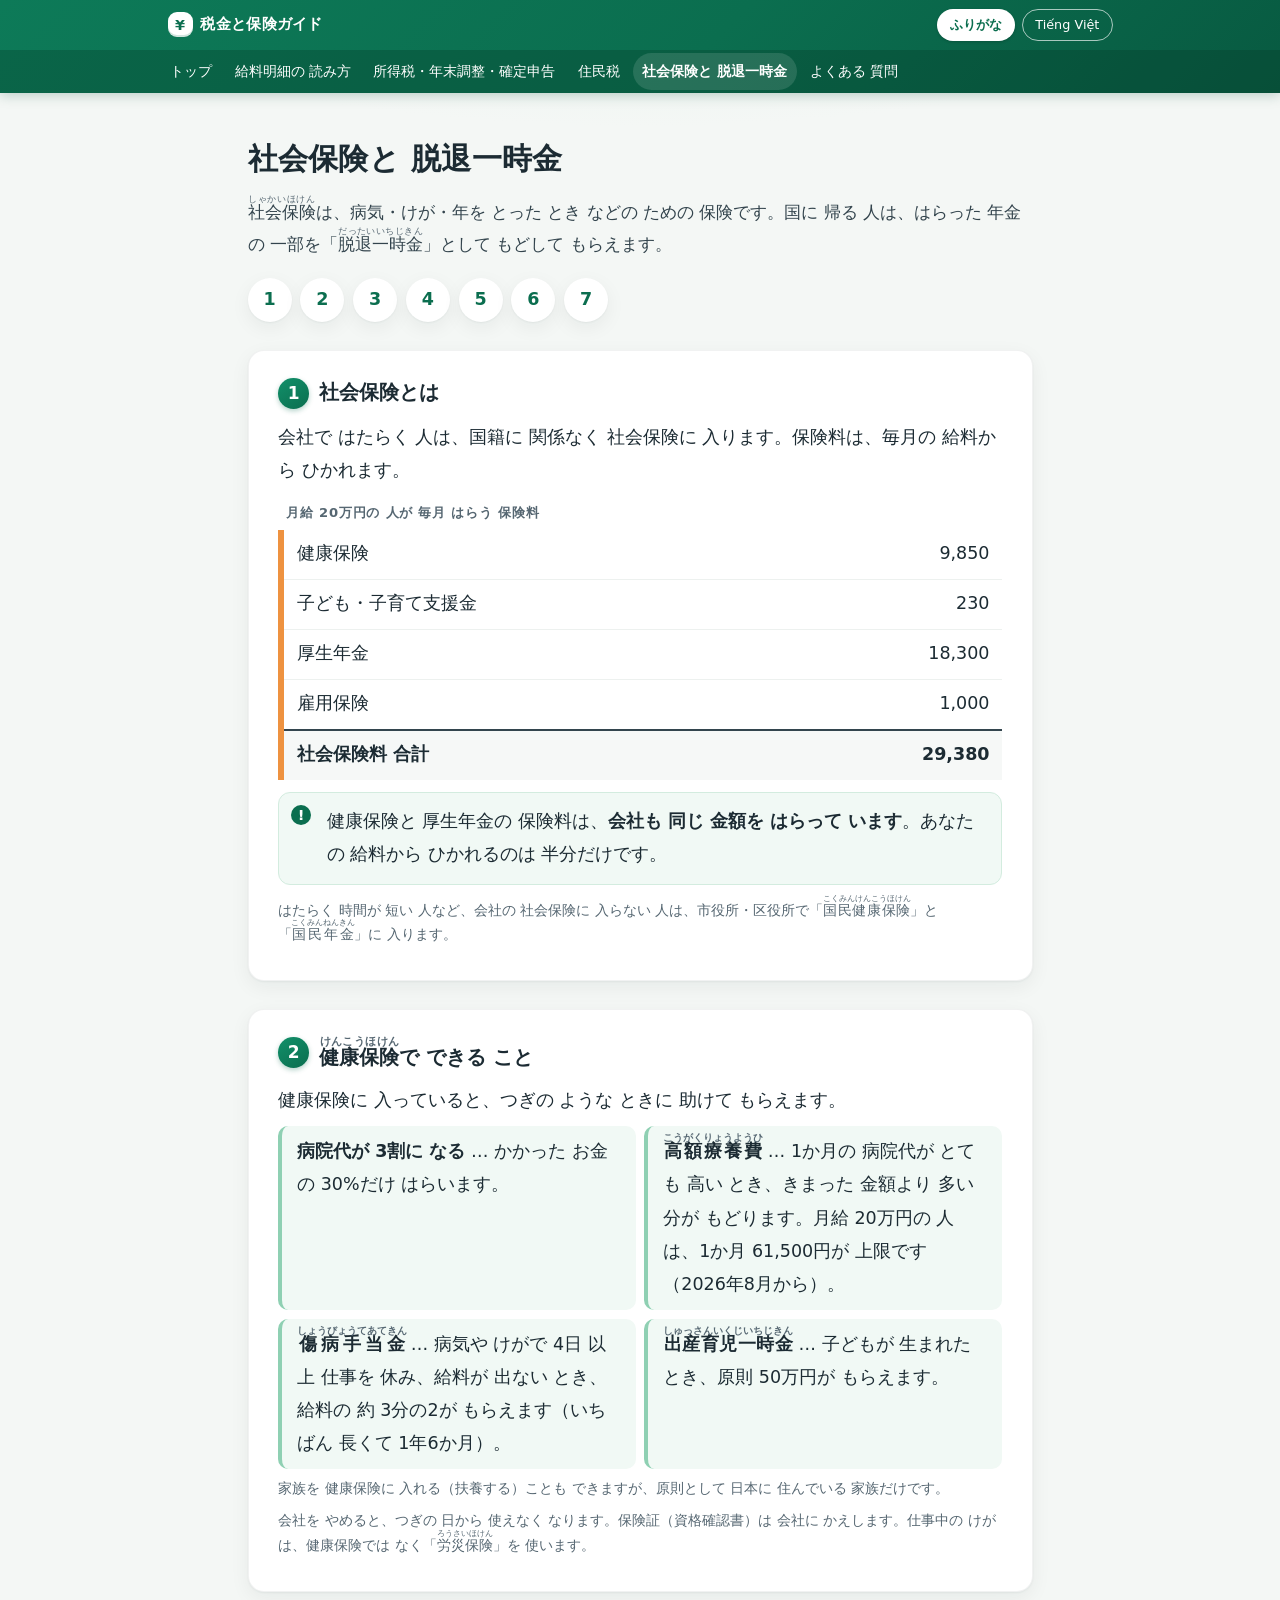
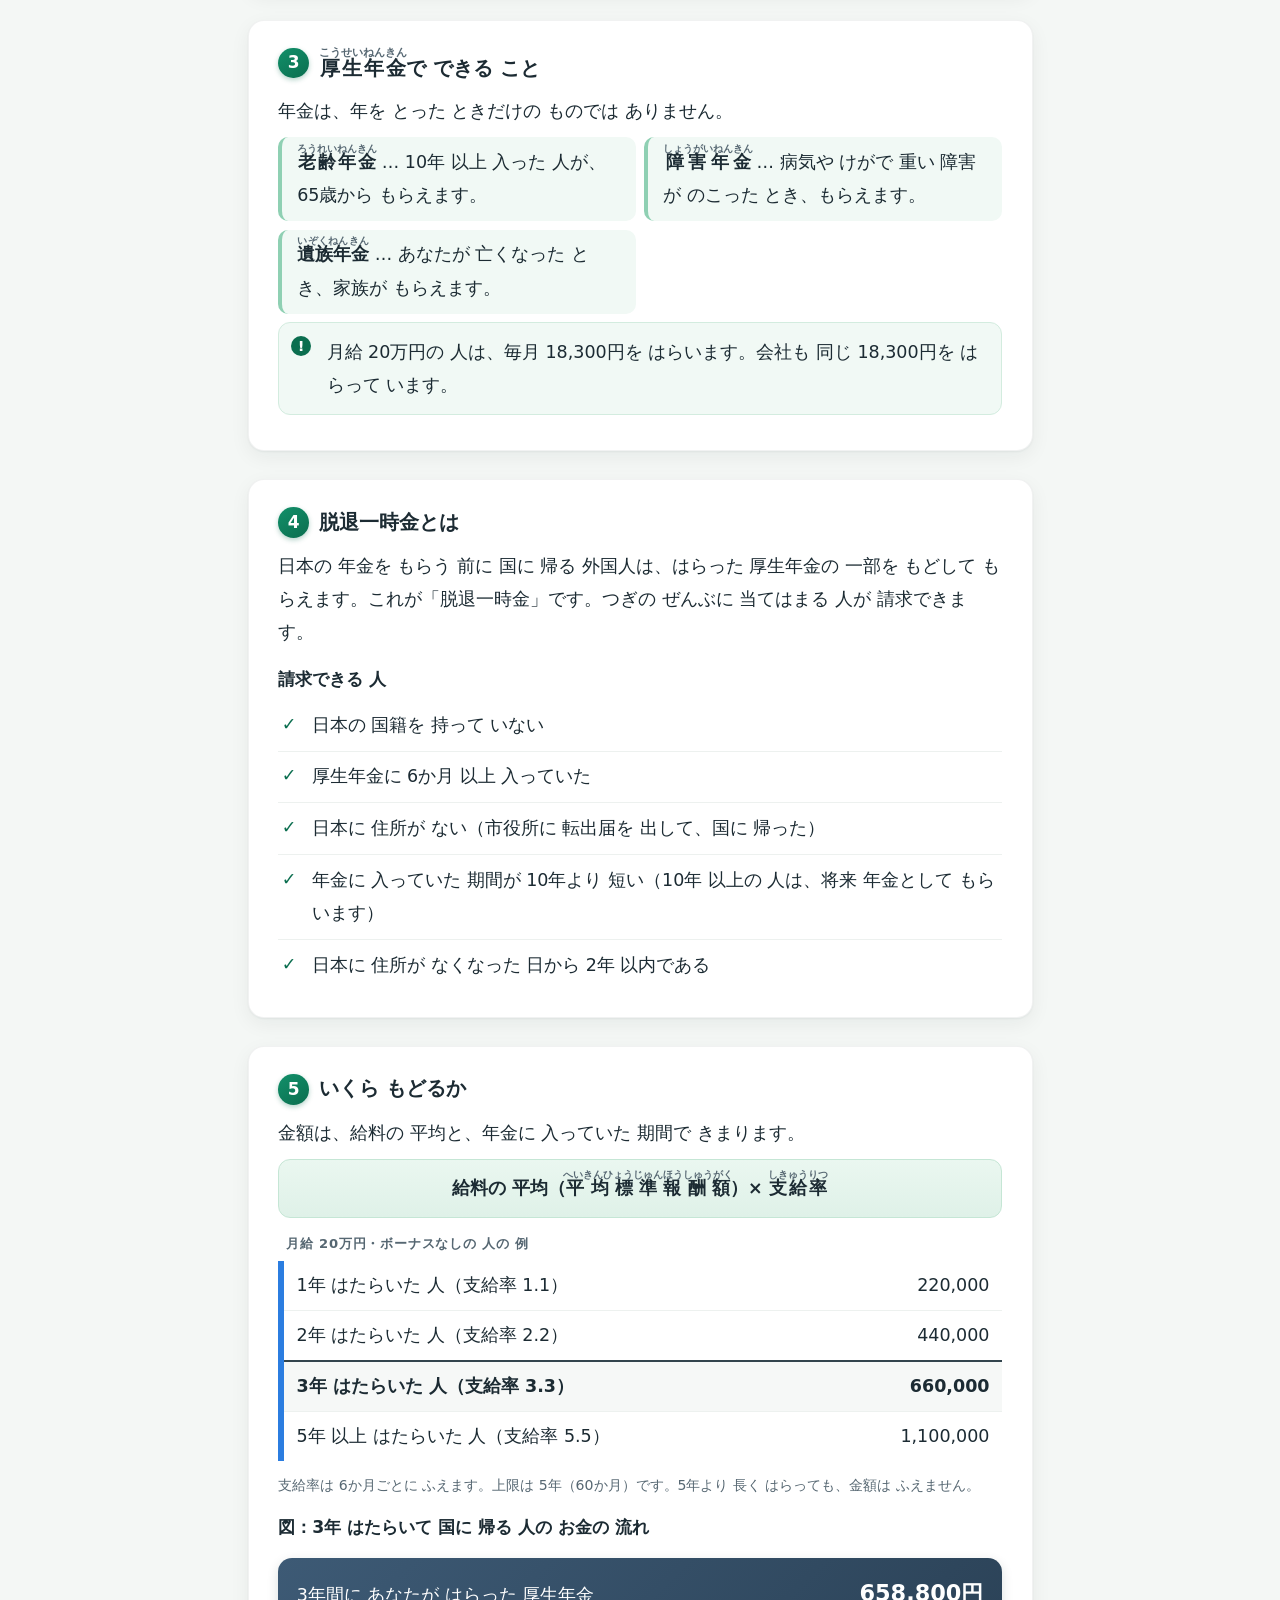
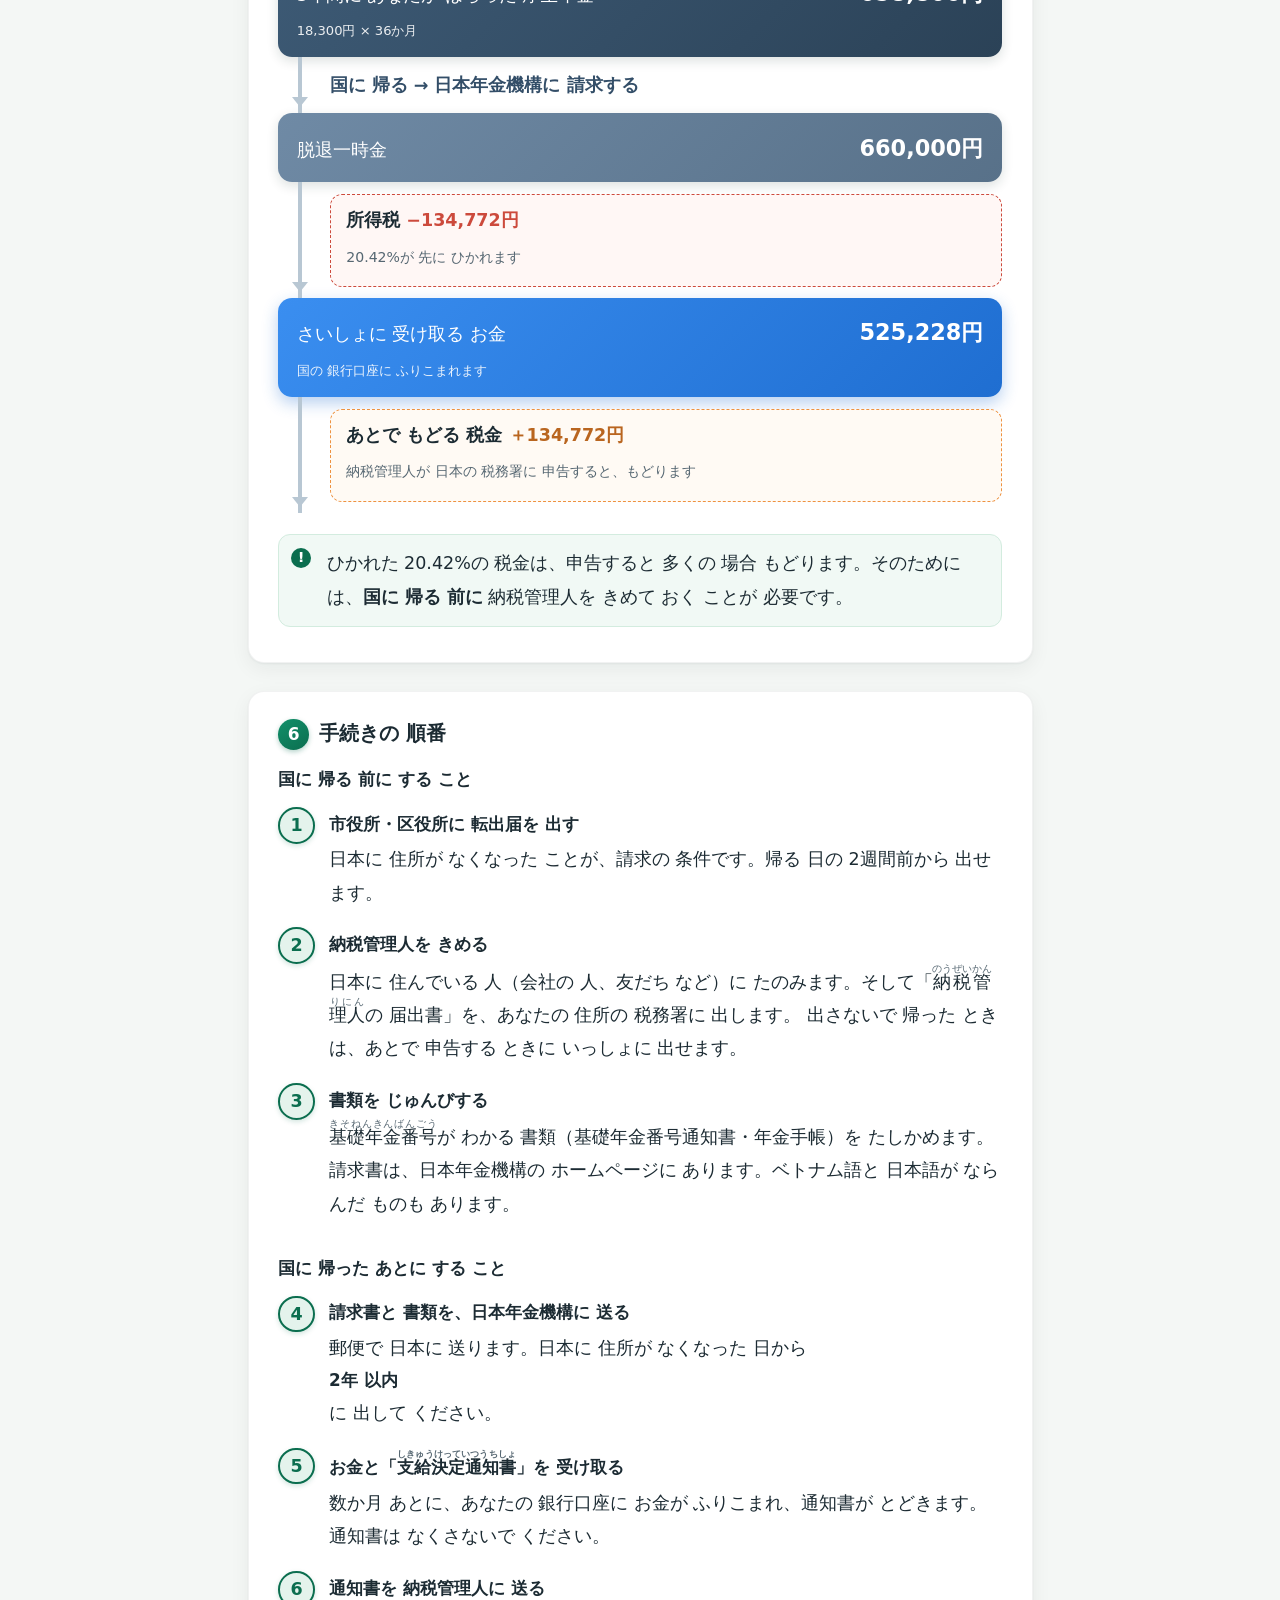
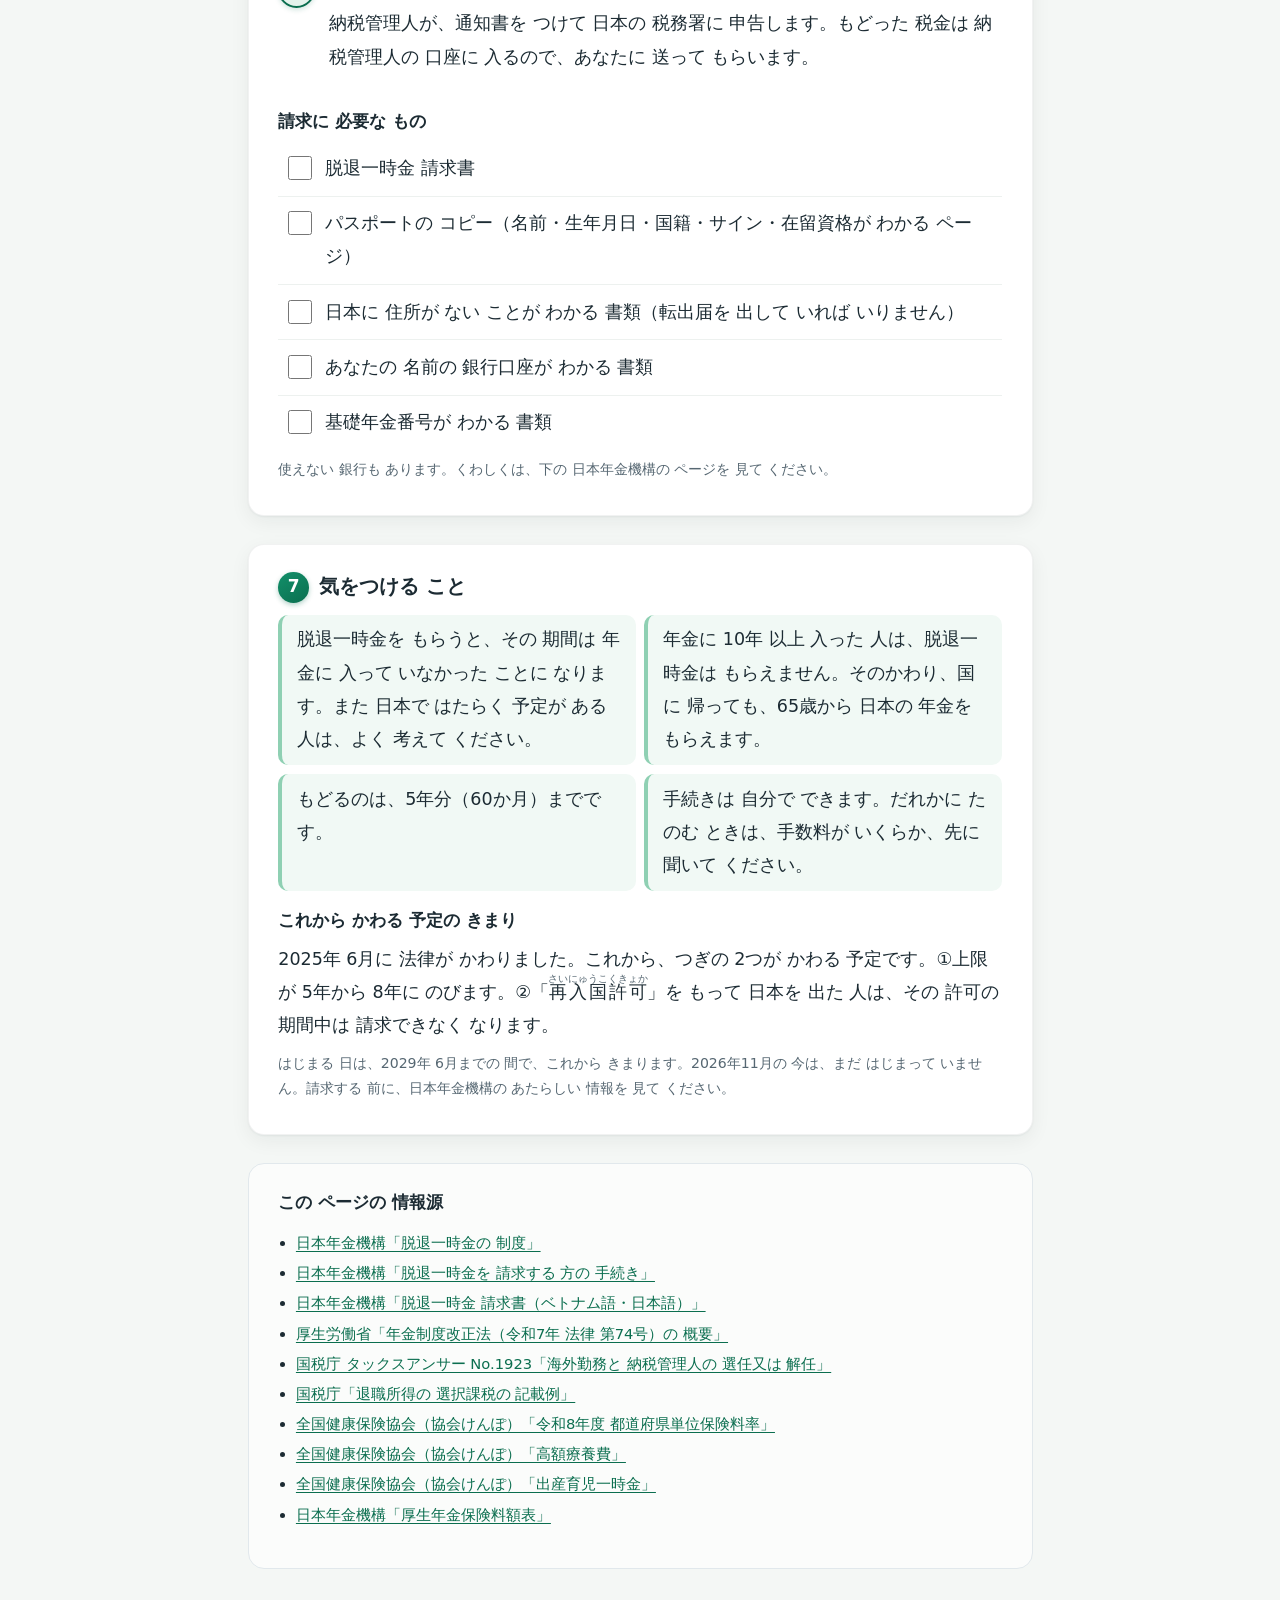
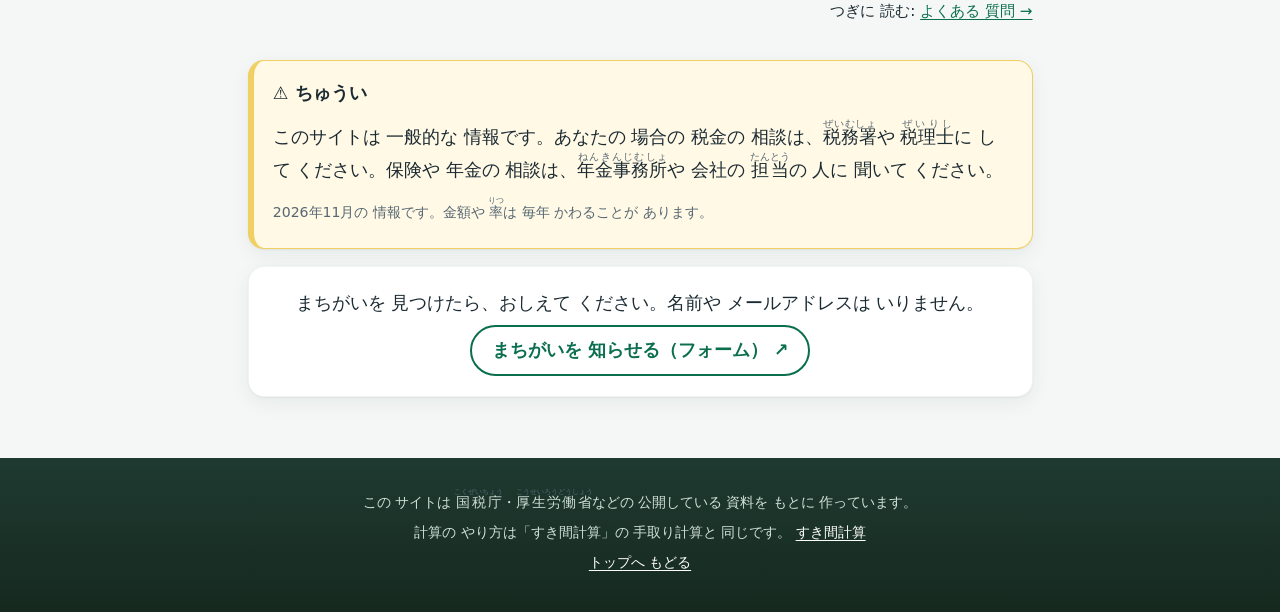
<file: shakai-hoken.html>
<!DOCTYPE html>
<html lang="ja">
<head>
<meta charset="utf-8">
<meta name="viewport" content="width=device-width, initial-scale=1">
<title>社会保険と 脱退一時金 | 税金と保険ガイド</title>
<meta name="description" content="社会保険は、病気・けが・年を とった とき などの ための 保険です。国に 帰る 人は、はらった 年金の 一部を「脱退一時金」として もどして もらえます。">
<link rel="canonical" href="https://sukima-keisan.github.io/zeikin-hoken-guide/shakai-hoken.html">
<link rel="stylesheet" href="css/style.css">
<link rel="stylesheet" href="css/polish.css">
</head>
<body>
<a class="skip" href="#main"><span class="t" data-k="ui.skip"><span class="ja">本文へ すすむ</span><span class="vi" lang="vi">Đi tới nội dung chính</span></span></a>
<header class="site-header">
  <div class="bar">
    <a class="logo" href="index.html"><span class="t" data-k="site.short"><span class="ja">税金と保険ガイド</span><span class="vi" lang="vi">Hướng dẫn thuế và bảo hiểm</span></span></a>
    <div class="toggles">
      <button type="button" class="tg" data-toggle="furigana" aria-pressed="true">ふりがな</button>
      <button type="button" class="tg" data-toggle="vi" aria-pressed="false" lang="vi">Tiếng Việt</button>
    </div>
  </div>
  <details class="nav">
    <summary><span class="t" data-k="nav.menu"><span class="ja">メニュー</span><span class="vi" lang="vi">Menu</span></span></summary>
    <nav><ul><li><a href="index.html"><span class="t" data-k="nav.home"><span class="ja">トップ</span><span class="vi" lang="vi">Trang chủ</span></span></a></li><li><a href="kyuyo-meisai.html"><span class="t" data-k="nav.meisai"><span class="ja">給料明細の 読み方</span><span class="vi" lang="vi">Cách đọc bảng lương</span></span></a></li><li><a href="shotokuzei.html"><span class="t" data-k="nav.shotokuzei"><span class="ja">所得税・年末調整・確定申告</span><span class="vi" lang="vi">Thuế thu nhập, điều chỉnh cuối năm, quyết toán thuế</span></span></a></li><li><a href="juminzei.html"><span class="t" data-k="nav.juminzei"><span class="ja">住民税</span><span class="vi" lang="vi">Thuế cư trú</span></span></a></li><li><a href="shakai-hoken.html" aria-current="page"><span class="t" data-k="nav.shaho"><span class="ja">社会保険と 脱退一時金</span><span class="vi" lang="vi">Bảo hiểm xã hội và tiền lương hưu trọn gói</span></span></a></li><li><a href="faq.html"><span class="t" data-k="nav.faq"><span class="ja">よくある 質問</span><span class="vi" lang="vi">Câu hỏi thường gặp</span></span></a></li></ul></nav>
  </details>
</header>

<main id="main">
<h1><span class="t" data-k="shaho.title"><span class="ja">社会保険と 脱退一時金</span><span class="vi" lang="vi">Bảo hiểm xã hội và tiền lương hưu trọn gói</span></span></h1>
<p class="lead"><span class="t" data-k="shaho.lead"><span class="ja"><ruby>社会保険<rp>(</rp><rt>しゃかいほけん</rt><rp>)</rp></ruby>は、病気・けが・年を とった とき などの ための 保険です。国に 帰る 人は、はらった 年金の 一部を「<ruby>脱退一時金<rp>(</rp><rt>だったいいちじきん</rt><rp>)</rp></ruby>」として もどして もらえます。</span><span class="vi" lang="vi">Bảo hiểm xã hội (社会保険) là bảo hiểm cho lúc ốm đau, bị thương, về già... Người về nước có thể nhận lại một phần tiền lương hưu đã đóng dưới dạng “tiền lương hưu trọn gói” (脱退一時金, thường gọi là “tiền Nenkin”).</span></span></p>

<nav class="toc" aria-label="もくじ">
  <a href="#what">1</a><a href="#kenpo">2</a><a href="#nenkin">3</a><a href="#dattai">4</a><a href="#ikura">5</a><a href="#tejun">6</a><a href="#chui">7</a>
</nav>

<!-- 1. 社会保険とは -->
<section id="what" class="card">
  <h2><span class="no">1</span><span class="t" data-k="shaho.what_title"><span class="ja">社会保険とは</span><span class="vi" lang="vi">Bảo hiểm xã hội là gì</span></span></h2>
  <p><span class="t" data-k="shaho.what1"><span class="ja">会社で はたらく 人は、国籍に 関係なく 社会保険に 入ります。保険料は、毎月の 給料から ひかれます。</span><span class="vi" lang="vi">Người làm việc tại công ty đều tham gia bảo hiểm xã hội, không phân biệt quốc tịch. Phí bảo hiểm bị trừ vào lương hằng tháng.</span></span></p>
  <table class="slip-t p-koujo">
    <caption><span class="t" data-k="shaho.what_cap"><span class="ja">月給 20万円の 人が 毎月 はらう 保険料</span><span class="vi" lang="vi">Phí bảo hiểm hằng tháng của người có lương tháng 200,000 yên</span></span></caption>
    <tr><th><span class="t" data-k="meisai.slip.kenpo"><span class="ja">健康保険</span><span class="vi" lang="vi">Bảo hiểm y tế</span></span></th><td>9,850</td></tr>
    <tr><th><span class="t" data-k="meisai.slip.kodomo"><span class="ja">子ども・子育て支援金</span><span class="vi" lang="vi">Phí đóng góp hỗ trợ nuôi dạy trẻ em</span></span></th><td>230</td></tr>
    <tr><th><span class="t" data-k="meisai.slip.nenkin"><span class="ja">厚生年金</span><span class="vi" lang="vi">Lương hưu (Nenkin)</span></span></th><td>18,300</td></tr>
    <tr><th><span class="t" data-k="meisai.slip.koyo"><span class="ja">雇用保険</span><span class="vi" lang="vi">Bảo hiểm thất nghiệp</span></span></th><td>1,000</td></tr>
    <tr class="sum"><th><span class="t" data-k="meisai.slip.shaho_total"><span class="ja">社会保険料 合計</span><span class="vi" lang="vi">Tổng phí bảo hiểm xã hội</span></span></th><td>29,380</td></tr>
  </table>
  <p class="point"><span class="t" data-k="shaho.what_point"><span class="ja">健康保険と 厚生年金の 保険料は、<b>会社も 同じ 金額を はらって います</b>。あなたの 給料から ひかれるのは 半分だけです。</span><span class="vi" lang="vi">Với bảo hiểm y tế và lương hưu, <b>công ty cũng đóng một số tiền bằng bạn</b>. Phần bị trừ vào lương của bạn chỉ là một nửa.</span></span></p>
  <p class="small"><span class="t" data-k="shaho.what_note"><span class="ja">はたらく 時間が 短い 人など、会社の 社会保険に 入らない 人は、市役所・区役所で「<ruby>国民健康保険<rp>(</rp><rt>こくみんけんこうほけん</rt><rp>)</rp></ruby>」と「<ruby>国民年金<rp>(</rp><rt>こくみんねんきん</rt><rp>)</rp></ruby>」に 入ります。</span><span class="vi" lang="vi">Người không tham gia bảo hiểm xã hội của công ty (ví dụ làm ít giờ) thì tham gia “bảo hiểm y tế quốc dân” (国民健康保険) và “lương hưu quốc dân” (国民年金) ở tòa thị chính/ủy ban quận.</span></span></p>
</section>

<!-- 2. 健康保険 -->
<section id="kenpo" class="card">
  <h2><span class="no">2</span><span class="t" data-k="shaho.kenpo_title"><span class="ja"><ruby>健康保険<rp>(</rp><rt>けんこうほけん</rt><rp>)</rp></ruby>で できる こと</span><span class="vi" lang="vi">Bảo hiểm y tế (健康保険) giúp được gì</span></span></h2>
  <p><span class="t" data-k="shaho.kenpo_lead"><span class="ja">健康保険に 入っていると、つぎの ような ときに 助けて もらえます。</span><span class="vi" lang="vi">Khi tham gia bảo hiểm y tế, bạn được giúp đỡ trong những trường hợp sau.</span></span></p>
  <ul class="words">
    <li><span class="t" data-k="shaho.kenpo.b1"><span class="ja"><b>病院代が 3割に なる</b> … かかった お金の 30%だけ はらいます。</span><span class="vi" lang="vi"><b>Viện phí chỉ còn 30%</b> … Bạn chỉ trả 30% chi phí.</span></span></li>
    <li><span class="t" data-k="shaho.kenpo.b2"><span class="ja"><b><ruby>高額療養費<rp>(</rp><rt>こうがくりょうようひ</rt><rp>)</rp></ruby></b> … 1か月の 病院代が とても 高い とき、きまった 金額より 多い 分が もどります。月給 20万円の 人は、1か月 61,500円が 上限です（2026年8月から）。</span><span class="vi" lang="vi"><b>Chế độ chi phí y tế cao (高額療養費)</b> … Khi viện phí trong một tháng rất cao, phần vượt quá mức quy định được trả lại. Người có lương tháng 200,000 yên có mức tối đa là 61,500 yên một tháng (từ tháng 8/2026).</span></span></li>
    <li><span class="t" data-k="shaho.kenpo.b3"><span class="ja"><b><ruby>傷病手当金<rp>(</rp><rt>しょうびょうてあてきん</rt><rp>)</rp></ruby></b> … 病気や けがで 4日 以上 仕事を 休み、給料が 出ない とき、給料の 約 3分の2が もらえます（いちばん 長くて 1年6か月）。</span><span class="vi" lang="vi"><b>Trợ cấp ốm đau, thương tật (傷病手当金)</b> … Khi nghỉ làm từ 4 ngày trở lên vì ốm đau hoặc bị thương và không có lương, bạn được nhận khoảng 2/3 lương (dài nhất 1 năm 6 tháng).</span></span></li>
    <li><span class="t" data-k="shaho.kenpo.b4"><span class="ja"><b><ruby>出産育児一時金<rp>(</rp><rt>しゅっさんいくじいちじきん</rt><rp>)</rp></ruby></b> … 子どもが 生まれた とき、原則 50万円が もらえます。</span><span class="vi" lang="vi"><b>Trợ cấp sinh con một lần (出産育児一時金)</b> … Khi sinh con, về nguyên tắc được nhận 500,000 yên.</span></span></li>
  </ul>
  <p class="small"><span class="t" data-k="shaho.kenpo_family"><span class="ja">家族を 健康保険に 入れる（扶養する）ことも できますが、原則として 日本に 住んでいる 家族だけです。</span><span class="vi" lang="vi">Bạn cũng có thể cho gia đình tham gia bảo hiểm y tế (người phụ thuộc), nhưng về nguyên tắc chỉ áp dụng cho gia đình đang sống ở Nhật.</span></span></p>
  <p class="small"><span class="t" data-k="shaho.kenpo_kikoku"><span class="ja">会社を やめると、つぎの 日から 使えなく なります。保険証（資格確認書）は 会社に かえします。仕事中の けがは、健康保険では なく「<ruby>労災保険<rp>(</rp><rt>ろうさいほけん</rt><rp>)</rp></ruby>」を 使います。</span><span class="vi" lang="vi">Khi nghỉ việc, từ ngày hôm sau sẽ không dùng được nữa. Thẻ bảo hiểm (資格確認書) phải trả lại cho công ty. Bị thương khi đang làm việc thì không dùng bảo hiểm y tế mà dùng “bảo hiểm tai nạn lao động” (労災保険).</span></span></p>
</section>

<!-- 3. 厚生年金 -->
<section id="nenkin" class="card">
  <h2><span class="no">3</span><span class="t" data-k="shaho.nenkin_title"><span class="ja"><ruby>厚生年金<rp>(</rp><rt>こうせいねんきん</rt><rp>)</rp></ruby>で できる こと</span><span class="vi" lang="vi">Lương hưu phúc lợi (厚生年金) giúp được gì</span></span></h2>
  <p><span class="t" data-k="shaho.nenkin_lead"><span class="ja">年金は、年を とった ときだけの ものでは ありません。</span><span class="vi" lang="vi">Lương hưu không chỉ dành cho lúc về già.</span></span></p>
  <ul class="words">
    <li><span class="t" data-k="shaho.nenkin.b1"><span class="ja"><b><ruby>老齢年金<rp>(</rp><rt>ろうれいねんきん</rt><rp>)</rp></ruby></b> … 10年 以上 入った 人が、65歳から もらえます。</span><span class="vi" lang="vi"><b>Lương hưu tuổi già (老齢年金)</b> … Người tham gia từ 10 năm trở lên được nhận từ 65 tuổi.</span></span></li>
    <li><span class="t" data-k="shaho.nenkin.b2"><span class="ja"><b><ruby>障害年金<rp>(</rp><rt>しょうがいねんきん</rt><rp>)</rp></ruby></b> … 病気や けがで 重い 障害が のこった とき、もらえます。</span><span class="vi" lang="vi"><b>Lương hưu khuyết tật (障害年金)</b> … Được nhận khi bị khuyết tật nặng do ốm đau hoặc tai nạn.</span></span></li>
    <li><span class="t" data-k="shaho.nenkin.b3"><span class="ja"><b><ruby>遺族年金<rp>(</rp><rt>いぞくねんきん</rt><rp>)</rp></ruby></b> … あなたが 亡くなった とき、家族が もらえます。</span><span class="vi" lang="vi"><b>Lương hưu cho thân nhân (遺族年金)</b> … Khi bạn qua đời, gia đình được nhận.</span></span></li>
  </ul>
  <p class="point"><span class="t" data-k="shaho.nenkin_point"><span class="ja">月給 20万円の 人は、毎月 18,300円を はらいます。会社も 同じ 18,300円を はらって います。</span><span class="vi" lang="vi">Người có lương tháng 200,000 yên đóng 18,300 yên mỗi tháng. Công ty cũng đóng 18,300 yên như vậy.</span></span></p>
</section>

<!-- 4. 脱退一時金とは -->
<section id="dattai" class="card">
  <h2><span class="no">4</span><span class="t" data-k="shaho.dattai_title"><span class="ja">脱退一時金とは</span><span class="vi" lang="vi">Tiền lương hưu trọn gói (脱退一時金, thường gọi là “tiền Nenkin”) là gì</span></span></h2>
  <p><span class="t" data-k="shaho.dattai_lead"><span class="ja">日本の 年金を もらう 前に 国に 帰る 外国人は、はらった 厚生年金の 一部を もどして もらえます。これが「脱退一時金」です。つぎの ぜんぶに 当てはまる 人が 請求できます。</span><span class="vi" lang="vi">Người nước ngoài về nước trước khi được nhận lương hưu của Nhật có thể nhận lại một phần lương hưu đã đóng. Đó là “tiền lương hưu trọn gói”. Người đáp ứng tất cả các điều kiện sau có thể yêu cầu.</span></span></p>
  <h3><span class="t" data-k="shaho.joken_title"><span class="ja">請求できる 人</span><span class="vi" lang="vi">Người có thể yêu cầu</span></span></h3>
  <ul class="checklist plain">
    <li><span class="t" data-k="shaho.joken1"><span class="ja">日本の 国籍を 持って いない</span><span class="vi" lang="vi">Không có quốc tịch Nhật Bản</span></span></li>
    <li><span class="t" data-k="shaho.joken2"><span class="ja">厚生年金に 6か月 以上 入っていた</span><span class="vi" lang="vi">Đã tham gia lương hưu phúc lợi từ 6 tháng trở lên</span></span></li>
    <li><span class="t" data-k="shaho.joken3"><span class="ja">日本に 住所が ない（市役所に 転出届を 出して、国に 帰った）</span><span class="vi" lang="vi">Không còn địa chỉ ở Nhật (đã nộp giấy thuyên chuyển ở tòa thị chính và về nước)</span></span></li>
    <li><span class="t" data-k="shaho.joken4"><span class="ja">年金に 入っていた 期間が 10年より 短い（10年 以上の 人は、将来 年金として もらいます）</span><span class="vi" lang="vi">Thời gian tham gia lương hưu dưới 10 năm (người từ 10 năm trở lên sẽ nhận lương hưu sau này)</span></span></li>
    <li><span class="t" data-k="shaho.joken5"><span class="ja">日本に 住所が なくなった 日から 2年 以内である</span><span class="vi" lang="vi">Trong vòng 2 năm kể từ ngày không còn địa chỉ ở Nhật</span></span></li>
  </ul>
</section>

<!-- 5. いくら もどるか -->
<section id="ikura" class="card">
  <h2><span class="no">5</span><span class="t" data-k="shaho.ikura_title"><span class="ja">いくら もどるか</span><span class="vi" lang="vi">Nhận lại được bao nhiêu</span></span></h2>
  <p><span class="t" data-k="shaho.ikura_lead"><span class="ja">金額は、給料の 平均と、年金に 入っていた 期間で きまります。</span><span class="vi" lang="vi">Số tiền được quyết định bởi mức lương trung bình và thời gian tham gia lương hưu.</span></span></p>
  <p class="formula"><span class="t" data-k="shaho.ikura_formula"><span class="ja">給料の 平均（<ruby>平均標準報酬額<rp>(</rp><rt>へいきんひょうじゅんほうしゅうがく</rt><rp>)</rp></ruby>）× <ruby>支給率<rp>(</rp><rt>しきゅうりつ</rt><rp>)</rp></ruby></span><span class="vi" lang="vi">Lương trung bình (平均標準報酬額) × Tỷ lệ chi trả (支給率)</span></span></p>
  <table class="slip-t p-shikyu">
    <caption><span class="t" data-k="shaho.ikura_cap"><span class="ja">月給 20万円・ボーナスなしの 人の 例</span><span class="vi" lang="vi">Ví dụ: người có lương tháng 200,000 yên, không có thưởng</span></span></caption>
    <tr><th><span class="t" data-k="shaho.ikura.y1"><span class="ja">1年 はたらいた 人（支給率 1.1）</span><span class="vi" lang="vi">Người làm 1 năm (tỷ lệ 1.1)</span></span></th><td>220,000</td></tr>
    <tr><th><span class="t" data-k="shaho.ikura.y2"><span class="ja">2年 はたらいた 人（支給率 2.2）</span><span class="vi" lang="vi">Người làm 2 năm (tỷ lệ 2.2)</span></span></th><td>440,000</td></tr>
    <tr class="sum"><th><span class="t" data-k="shaho.ikura.y3"><span class="ja">3年 はたらいた 人（支給率 3.3）</span><span class="vi" lang="vi">Người làm 3 năm (tỷ lệ 3.3)</span></span></th><td>660,000</td></tr>
    <tr><th><span class="t" data-k="shaho.ikura.y5"><span class="ja">5年 以上 はたらいた 人（支給率 5.5）</span><span class="vi" lang="vi">Người làm từ 5 năm trở lên (tỷ lệ 5.5)</span></span></th><td>1,100,000</td></tr>
  </table>
  <p class="small"><span class="t" data-k="shaho.ikura_note"><span class="ja">支給率は 6か月ごとに ふえます。上限は 5年（60か月）です。5年より 長く はらっても、金額は ふえません。</span><span class="vi" lang="vi">Tỷ lệ chi trả tăng mỗi 6 tháng. Mức tối đa là 5 năm (60 tháng). Dù đóng lâu hơn 5 năm, số tiền cũng không tăng thêm.</span></span></p>

  <h3><span class="t" data-k="shaho.flow_title"><span class="ja">図：3年 はたらいて 国に 帰る 人の お金の 流れ</span><span class="vi" lang="vi">Hình: dòng tiền của người làm 3 năm rồi về nước</span></span></h3>
  <div class="flow" role="img" aria-label="図：3年 はたらいて 国に 帰る 人の お金の 流れ">
    <div class="fbox start"><span><span class="t" data-k="shaho.flow.paid"><span class="ja">3年間に あなたが はらった 厚生年金</span><span class="vi" lang="vi">Lương hưu phúc lợi bạn đã đóng trong 3 năm</span></span></span><b>658,800円</b><small><span class="t" data-k="shaho.flow.paid_sub"><span class="ja">18,300円 × 36か月</span><span class="vi" lang="vi">18,300 yên × 36 tháng</span></span></small></div>
    <div class="farrow"><p class="fnote"><span class="t" data-k="shaho.flow.kikoku"><span class="ja">国に 帰る → 日本年金機構に 請求する</span><span class="vi" lang="vi">Về nước → Gửi yêu cầu tới Tổ chức quản lý lương hưu Nhật Bản</span></span></p></div>
    <div class="fbox mid"><span><span class="t" data-k="shaho.flow.dattai"><span class="ja">脱退一時金</span><span class="vi" lang="vi">Tiền lương hưu trọn gói</span></span></span><b>660,000円</b></div>
    <div class="farrow out zei">
      <div class="fout">
        <p class="fout-h"><span class="t" data-k="shaho.flow.zei"><span class="ja">所得税</span><span class="vi" lang="vi">Thuế thu nhập</span></span> <b>−134,772円</b></p>
        <p class="small"><span class="t" data-k="shaho.flow.zei_sub"><span class="ja">20.42%が 先に ひかれます</span><span class="vi" lang="vi">Bị trừ trước 20.42%</span></span></p>
      </div>
    </div>
    <div class="fbox end"><span><span class="t" data-k="shaho.flow.uketori"><span class="ja">さいしょに 受け取る お金</span><span class="vi" lang="vi">Số tiền nhận lần đầu</span></span></span><b>525,228円</b><small><span class="t" data-k="shaho.flow.uketori_sub"><span class="ja">国の 銀行口座に ふりこまれます</span><span class="vi" lang="vi">Được chuyển vào tài khoản ngân hàng ở nước bạn</span></span></small></div>
    <div class="farrow out shaho">
      <div class="fout">
        <p class="fout-h"><span class="t" data-k="shaho.flow.kanpu"><span class="ja">あとで もどる 税金</span><span class="vi" lang="vi">Tiền thuế được trả lại sau</span></span> <b>＋134,772円</b></p>
        <p class="small"><span class="t" data-k="shaho.flow.kanpu_sub"><span class="ja">納税管理人が 日本の 税務署に 申告すると、もどります</span><span class="vi" lang="vi">Được trả lại khi người quản lý nộp thuế kê khai với sở thuế ở Nhật</span></span></p>
      </div>
    </div>
  </div>
  <p class="point"><span class="t" data-k="shaho.flow_point"><span class="ja">ひかれた 20.42%の 税金は、申告すると 多くの 場合 もどります。そのためには、<b>国に 帰る 前に</b> 納税管理人を きめて おく ことが 必要です。</span><span class="vi" lang="vi">Khoản thuế 20.42% đã bị trừ, trong nhiều trường hợp sẽ được trả lại nếu kê khai. Để làm được điều đó, cần chọn người quản lý nộp thuế <b>trước khi về nước</b>.</span></span></p>
</section>

<!-- 6. 手続き -->
<section id="tejun" class="card">
  <h2><span class="no">6</span><span class="t" data-k="shaho.tejun_title"><span class="ja">手続きの 順番</span><span class="vi" lang="vi">Thứ tự làm thủ tục</span></span></h2>
  <h3><span class="t" data-k="shaho.mae_title"><span class="ja">国に 帰る 前に する こと</span><span class="vi" lang="vi">Việc cần làm trước khi về nước</span></span></h3>
  <ol class="steps">
    <li><b><span class="t" data-k="shaho.mae1.name"><span class="ja">市役所・区役所に 転出届を 出す</span><span class="vi" lang="vi">Nộp giấy thuyên chuyển (転出届) ở tòa thị chính/ủy ban quận</span></span></b><p><span class="t" data-k="shaho.mae1.desc"><span class="ja">日本に 住所が なくなった ことが、請求の 条件です。帰る 日の 2週間前から 出せます。</span><span class="vi" lang="vi">Không còn địa chỉ ở Nhật là điều kiện để yêu cầu. Có thể nộp từ 2 tuần trước ngày về.</span></span></p></li>
    <li><b><span class="t" data-k="shaho.mae2.name"><span class="ja">納税管理人を きめる</span><span class="vi" lang="vi">Chọn người quản lý nộp thuế (納税管理人)</span></span></b><p><span class="t" data-k="shaho.mae2.desc"><span class="ja">日本に 住んでいる 人（会社の 人、友だち など）に たのみます。そして「<ruby>納税管理人<rp>(</rp><rt>のうぜいかんりにん</rt><rp>)</rp></ruby>の 届出書」を、あなたの 住所の 税務署に 出します。 出さないで 帰った ときは、あとで 申告する ときに いっしょに 出せます。</span><span class="vi" lang="vi">Nhờ một người đang sống ở Nhật (người ở công ty, bạn bè...). Sau đó nộp “giấy đăng ký người quản lý nộp thuế” cho sở thuế nơi bạn ở. Nếu đã về nước mà chưa nộp, có thể nộp cùng lúc khi kê khai sau này.</span></span></p></li>
    <li><b><span class="t" data-k="shaho.mae3.name"><span class="ja">書類を じゅんびする</span><span class="vi" lang="vi">Chuẩn bị giấy tờ</span></span></b><p><span class="t" data-k="shaho.mae3.desc"><span class="ja"><ruby>基礎年金番号<rp>(</rp><rt>きそねんきんばんごう</rt><rp>)</rp></ruby>が わかる 書類（基礎年金番号通知書・年金手帳）を たしかめます。請求書は、日本年金機構の ホームページに あります。ベトナム語と 日本語が ならんだ ものも あります。</span><span class="vi" lang="vi">Kiểm tra giấy tờ có ghi số hiệu lương hưu cơ bản (基礎年金番号), ví dụ giấy thông báo số hiệu lương hưu cơ bản hoặc sổ lương hưu. Mẫu đơn yêu cầu có trên trang web của Tổ chức quản lý lương hưu Nhật Bản. Có cả mẫu song ngữ tiếng Việt – tiếng Nhật.</span></span></p></li>
  </ol>
  <h3><span class="t" data-k="shaho.ato_title"><span class="ja">国に 帰った あとに する こと</span><span class="vi" lang="vi">Việc cần làm sau khi về nước</span></span></h3>
  <ol class="steps" start="4">
    <li><b><span class="t" data-k="shaho.ato1.name"><span class="ja">請求書と 書類を、日本年金機構に 送る</span><span class="vi" lang="vi">Gửi đơn yêu cầu và giấy tờ tới Tổ chức quản lý lương hưu Nhật Bản</span></span></b><p><span class="t" data-k="shaho.ato1.desc"><span class="ja">郵便で 日本に 送ります。日本に 住所が なくなった 日から <b>2年 以内</b>に 出して ください。</span><span class="vi" lang="vi">Gửi qua bưu điện sang Nhật. Hãy gửi <b>trong vòng 2 năm</b> kể từ ngày không còn địa chỉ ở Nhật.</span></span></p></li>
    <li><b><span class="t" data-k="shaho.ato2.name"><span class="ja">お金と「<ruby>支給決定通知書<rp>(</rp><rt>しきゅうけっていつうちしょ</rt><rp>)</rp></ruby>」を 受け取る</span><span class="vi" lang="vi">Nhận tiền và “Giấy thông báo quyết định trợ cấp” (支給決定通知書)</span></span></b><p><span class="t" data-k="shaho.ato2.desc"><span class="ja">数か月 あとに、あなたの 銀行口座に お金が ふりこまれ、通知書が とどきます。通知書は なくさないで ください。</span><span class="vi" lang="vi">Vài tháng sau, tiền được chuyển vào tài khoản của bạn và giấy thông báo được gửi đến. Đừng làm mất giấy thông báo.</span></span></p></li>
    <li><b><span class="t" data-k="shaho.ato3.name"><span class="ja">通知書を 納税管理人に 送る</span><span class="vi" lang="vi">Gửi giấy thông báo cho người quản lý nộp thuế</span></span></b><p><span class="t" data-k="shaho.ato3.desc"><span class="ja">納税管理人が、通知書を つけて 日本の 税務署に 申告します。もどった 税金は 納税管理人の 口座に 入るので、あなたに 送って もらいます。</span><span class="vi" lang="vi">Người quản lý nộp thuế kèm giấy thông báo và kê khai với sở thuế ở Nhật. Tiền thuế trả lại sẽ vào tài khoản của người quản lý nộp thuế, nên hãy nhờ họ gửi cho bạn.</span></span></p></li>
  </ol>
  <h3><span class="t" data-k="shaho.shorui_title"><span class="ja">請求に 必要な もの</span><span class="vi" lang="vi">Những thứ cần để yêu cầu</span></span></h3>
  <ul class="checklist">
    <li><label><input type="checkbox"> <span class="t" data-k="shaho.shorui1"><span class="ja">脱退一時金 請求書</span><span class="vi" lang="vi">Đơn yêu cầu tiền lương hưu trọn gói (脱退一時金 請求書)</span></span></label></li>
    <li><label><input type="checkbox"> <span class="t" data-k="shaho.shorui2"><span class="ja">パスポートの コピー（名前・生年月日・国籍・サイン・在留資格が わかる ページ）</span><span class="vi" lang="vi">Bản sao hộ chiếu (trang có tên, ngày sinh, quốc tịch, chữ ký, tư cách lưu trú)</span></span></label></li>
    <li><label><input type="checkbox"> <span class="t" data-k="shaho.shorui3"><span class="ja">日本に 住所が ない ことが わかる 書類（転出届を 出して いれば いりません）</span><span class="vi" lang="vi">Giấy tờ cho thấy không còn địa chỉ ở Nhật (nếu đã nộp giấy thuyên chuyển thì không cần)</span></span></label></li>
    <li><label><input type="checkbox"> <span class="t" data-k="shaho.shorui4"><span class="ja">あなたの 名前の 銀行口座が わかる 書類</span><span class="vi" lang="vi">Giấy tờ cho thấy tài khoản ngân hàng đứng tên bạn</span></span></label></li>
    <li><label><input type="checkbox"> <span class="t" data-k="shaho.shorui5"><span class="ja">基礎年金番号が わかる 書類</span><span class="vi" lang="vi">Giấy tờ có ghi số hiệu lương hưu cơ bản</span></span></label></li>
  </ul>
  <p class="small"><span class="t" data-k="shaho.shorui_note"><span class="ja">使えない 銀行も あります。くわしくは、下の 日本年金機構の ページを 見て ください。</span><span class="vi" lang="vi">Có ngân hàng không dùng được. Xem chi tiết ở trang của Tổ chức quản lý lương hưu Nhật Bản bên dưới.</span></span></p>
</section>

<!-- 7. 気をつけること -->
<section id="chui" class="card">
  <h2><span class="no">7</span><span class="t" data-k="shaho.chui_title"><span class="ja">気をつける こと</span><span class="vi" lang="vi">Những điều cần chú ý</span></span></h2>
  <ul class="words">
    <li><span class="t" data-k="shaho.chui1"><span class="ja">脱退一時金を もらうと、その 期間は 年金に 入って いなかった ことに なります。また 日本で はたらく 予定が ある 人は、よく 考えて ください。</span><span class="vi" lang="vi">Khi nhận tiền lương hưu trọn gói, thời gian đó sẽ coi như bạn chưa tham gia lương hưu. Người có dự định quay lại Nhật làm việc hãy suy nghĩ kỹ.</span></span></li>
    <li><span class="t" data-k="shaho.chui2"><span class="ja">年金に 10年 以上 入った 人は、脱退一時金は もらえません。そのかわり、国に 帰っても、65歳から 日本の 年金を もらえます。</span><span class="vi" lang="vi">Người đã tham gia lương hưu từ 10 năm trở lên không được nhận tiền lương hưu trọn gói. Thay vào đó, dù đã về nước, bạn vẫn được nhận lương hưu của Nhật từ 65 tuổi.</span></span></li>
    <li><span class="t" data-k="shaho.chui3"><span class="ja">もどるのは、5年分（60か月）までです。</span><span class="vi" lang="vi">Chỉ được nhận lại tối đa phần của 5 năm (60 tháng).</span></span></li>
    <li><span class="t" data-k="shaho.chui4"><span class="ja">手続きは 自分で できます。だれかに たのむ ときは、手数料が いくらか、先に 聞いて ください。</span><span class="vi" lang="vi">Bạn có thể tự làm thủ tục. Nếu nhờ người khác, hãy hỏi trước phí dịch vụ là bao nhiêu.</span></span></li>
  </ul>
  <h3><span class="t" data-k="shaho.kaisei_title"><span class="ja">これから かわる 予定の きまり</span><span class="vi" lang="vi">Quy định sắp thay đổi</span></span></h3>
  <p><span class="t" data-k="shaho.kaisei1"><span class="ja">2025年 6月に 法律が かわりました。これから、つぎの 2つが かわる 予定です。①上限が 5年から 8年に のびます。②「<ruby>再入国許可<rp>(</rp><rt>さいにゅうこくきょか</rt><rp>)</rp></ruby>」を もって 日本を 出た 人は、その 許可の 期間中は 請求できなく なります。</span><span class="vi" lang="vi">Tháng 6 năm 2025, luật đã thay đổi. Sắp tới, 2 điểm sau dự kiến sẽ thay đổi: ① Mức tối đa tăng từ 5 năm lên 8 năm. ② Người rời Nhật với “giấy phép tái nhập cảnh” (再入国許可) sẽ không thể yêu cầu trong thời gian giấy phép còn hiệu lực.</span></span></p>
  <p class="small"><span class="t" data-k="shaho.kaisei2"><span class="ja">はじまる 日は、2029年 6月までの 間で、これから きまります。2026年11月の 今は、まだ はじまって いません。請求する 前に、日本年金機構の あたらしい 情報を 見て ください。</span><span class="vi" lang="vi">Ngày bắt đầu sẽ được quyết định sau, trong khoảng thời gian đến tháng 6 năm 2029. Hiện nay (tháng 11 năm 2026) vẫn chưa bắt đầu. Trước khi yêu cầu, hãy xem thông tin mới của Tổ chức quản lý lương hưu Nhật Bản.</span></span></p>
</section>

<section class="card sources">
  <h2><span class="t" data-k="meisai.sources_title"><span class="ja">この ページの 情報源</span><span class="vi" lang="vi">Nguồn thông tin của trang này</span></span></h2>
  <ul>
    <li><a href="https://www.nenkin.go.jp/service/jukyu/seido/sonota-kyufu/dattai-ichiji/20150406.html" rel="noopener"><span class="t" data-k="src.nenkin_dattai"><span class="ja">日本年金機構「脱退一時金の 制度」</span></span></a></li>
    <li><a href="https://www.nenkin.go.jp/service/jukyu/tetsuduki/sonota-kyufu/20140710.html" rel="noopener"><span class="t" data-k="src.nenkin_dattai_tetsuzuki"><span class="ja">日本年金機構「脱退一時金を 請求する 方の 手続き」</span></span></a></li>
    <li><a href="https://www.nenkin.go.jp/international/english/japanese-system/benefit/payment.files/I.pdf" rel="noopener"><span class="t" data-k="src.nenkin_dattai_vi"><span class="ja">日本年金機構「脱退一時金 請求書（ベトナム語・日本語）」</span></span></a></li>
    <li><a href="https://www.mhlw.go.jp/content/12401000/001523466.pdf" rel="noopener"><span class="t" data-k="src.mhlw_nenkin_kaisei"><span class="ja">厚生労働省「年金制度改正法（令和7年 法律 第74号）の 概要」</span></span></a></li>
    <li><a href="https://www.nta.go.jp/taxes/shiraberu/taxanswer/shotoku/1923.htm" rel="noopener"><span class="t" data-k="src.nta_1923"><span class="ja">国税庁 タックスアンサー No.1923「海外勤務と 納税管理人の 選任又は 解任」</span></span></a></li>
    <li><a href="https://www.nta.go.jp/taxes/shiraberu/shinkoku/kisairei/pdf/taisyokusentaku.pdf" rel="noopener"><span class="t" data-k="src.nta_sentaku"><span class="ja">国税庁「退職所得の 選択課税の 記載例」</span></span></a></li>
    <li><a href="https://www.kyoukaikenpo.or.jp/about/business/insurance_rate/rate_prefectures/r08" rel="noopener"><span class="t" data-k="src.kyoukai_r08"><span class="ja">全国健康保険協会（協会けんぽ）「令和8年度 都道府県単位保険料率」</span></span></a></li>
    <li><a href="https://www.kyoukaikenpo.or.jp/benefit/high_cost_medical_expenses/002/index.html" rel="noopener"><span class="t" data-k="src.kyoukai_kougaku"><span class="ja">全国健康保険協会（協会けんぽ）「高額療養費」</span></span></a></li>
    <li><a href="https://www.kyoukaikenpo.or.jp/benefit/childbirth/002/index.html" rel="noopener"><span class="t" data-k="src.kyoukai_shussan"><span class="ja">全国健康保険協会（協会けんぽ）「出産育児一時金」</span></span></a></li>
    <li><a href="https://www.nenkin.go.jp/service/kounen/hokenryo/ryogaku/ryogakuhyo/index.html" rel="noopener"><span class="t" data-k="src.nenkin_ryogaku"><span class="ja">日本年金機構「厚生年金保険料額表」</span></span></a></li>
  </ul>
</section>

<p class="next"><span class="t" data-k="ui.next"><span class="ja">つぎに 読む</span><span class="vi" lang="vi">Đọc tiếp</span></span>: <a href="faq.html"><span class="t" data-k="nav.faq"><span class="ja">よくある 質問</span><span class="vi" lang="vi">Câu hỏi thường gặp</span></span> →</a></p>


<aside class="disclaimer" role="note">
  <p class="disclaimer-title">⚠ <span class="t" data-k="disclaimer.title"><span class="ja">ちゅうい</span><span class="vi" lang="vi">Lưu ý</span></span></p>
  <p><span class="t" data-k="disclaimer.body"><span class="ja">このサイトは 一般的な 情報です。あなたの 場合の 税金の 相談は、<ruby>税務署<rp>(</rp><rt>ぜいむしょ</rt><rp>)</rp></ruby>や <ruby>税理士<rp>(</rp><rt>ぜいりし</rt><rp>)</rp></ruby>に して ください。保険や 年金の 相談は、<ruby>年金事務所<rp>(</rp><rt>ねんきんじむしょ</rt><rp>)</rp></ruby>や 会社の <ruby>担当<rp>(</rp><rt>たんとう</rt><rp>)</rp></ruby>の 人に 聞いて ください。</span><span class="vi" lang="vi">Trang này chỉ cung cấp thông tin chung. Về thuế trong trường hợp riêng của bạn, hãy hỏi sở thuế (税務署) hoặc chuyên gia thuế (税理士). Về bảo hiểm và lương hưu, hãy hỏi văn phòng quản lý lương hưu (年金事務所) hoặc người phụ trách ở công ty.</span></span></p>
  <p class="small"><span class="t" data-k="disclaimer.date"><span class="ja">2026年11月の 情報です。金額や <ruby>率<rp>(</rp><rt>りつ</rt><rp>)</rp></ruby>は 毎年 かわることが あります。</span><span class="vi" lang="vi">Thông tin tính đến tháng 11 năm 2026. Số tiền và tỷ lệ có thể thay đổi hằng năm. Bản dịch tiếng Việt là bản nháp, đang chờ người bản ngữ kiểm tra. Nếu có chỗ khác nhau, hãy theo nội dung tiếng Nhật.</span></span></p>
</aside>

<aside class="feedback" role="note">
  <p><span class="t" data-k="feedback.lead"><span class="ja">まちがいを 見つけたら、おしえて ください。名前や メールアドレスは いりません。</span><span class="vi" lang="vi">Nếu bạn thấy chỗ sai, xin hãy cho chúng tôi biết. Không cần ghi tên hay địa chỉ email.</span></span></p>
  <p><a class="fb-btn" href="https://docs.google.com/forms/d/e/1FAIpQLScrvcqfLMIZFrdQ-2vIYtuXDG12ou91hFqygu90x2CL0XZx3w/viewform" target="_blank" rel="noopener"><span class="t" data-k="feedback.link"><span class="ja">まちがいを 知らせる（フォーム）</span><span class="vi" lang="vi">Báo lỗi (biểu mẫu)</span></span> ↗</a></p>
</aside>
</main>

<footer class="site-footer">
  <p><span class="t" data-k="footer.sources"><span class="ja">この サイトは <ruby>国税庁<rp>(</rp><rt>こくぜいちょう</rt><rp>)</rp></ruby>・<ruby>厚生労働省<rp>(</rp><rt>こうせいろうどうしょう</rt><rp>)</rp></ruby>などの 公開している 資料を もとに 作っています。</span><span class="vi" lang="vi">Trang này được làm dựa trên tài liệu công khai của Cục Thuế Quốc gia (国税庁), Bộ Y tế, Lao động và Phúc lợi (厚生労働省) v.v.</span></span></p>
  <p><span class="t" data-k="footer.calc"><span class="ja">計算の やり方は「すき間計算」の 手取り計算と 同じです。</span><span class="vi" lang="vi">Cách tính giống với công cụ tính lương thực nhận của “すき間計算”.</span></span> <a href="https://sukima-keisan.github.io/" rel="noopener">すき間計算</a></p>
  <p><a href="index.html"><span class="t" data-k="ui.back_top"><span class="ja">トップへ もどる</span><span class="vi" lang="vi">Về trang chủ</span></span></a></p>
</footer>
<script src="js/getsugaku-r8.js"></script>
<script src="js/calc.js"></script>
<script src="js/app.js"></script>
<script data-goatcounter="https://zeikin-hoken-guide.goatcounter.com/count" async src="//gc.zgo.at/count.js"></script>
</body>
</html>
</file>
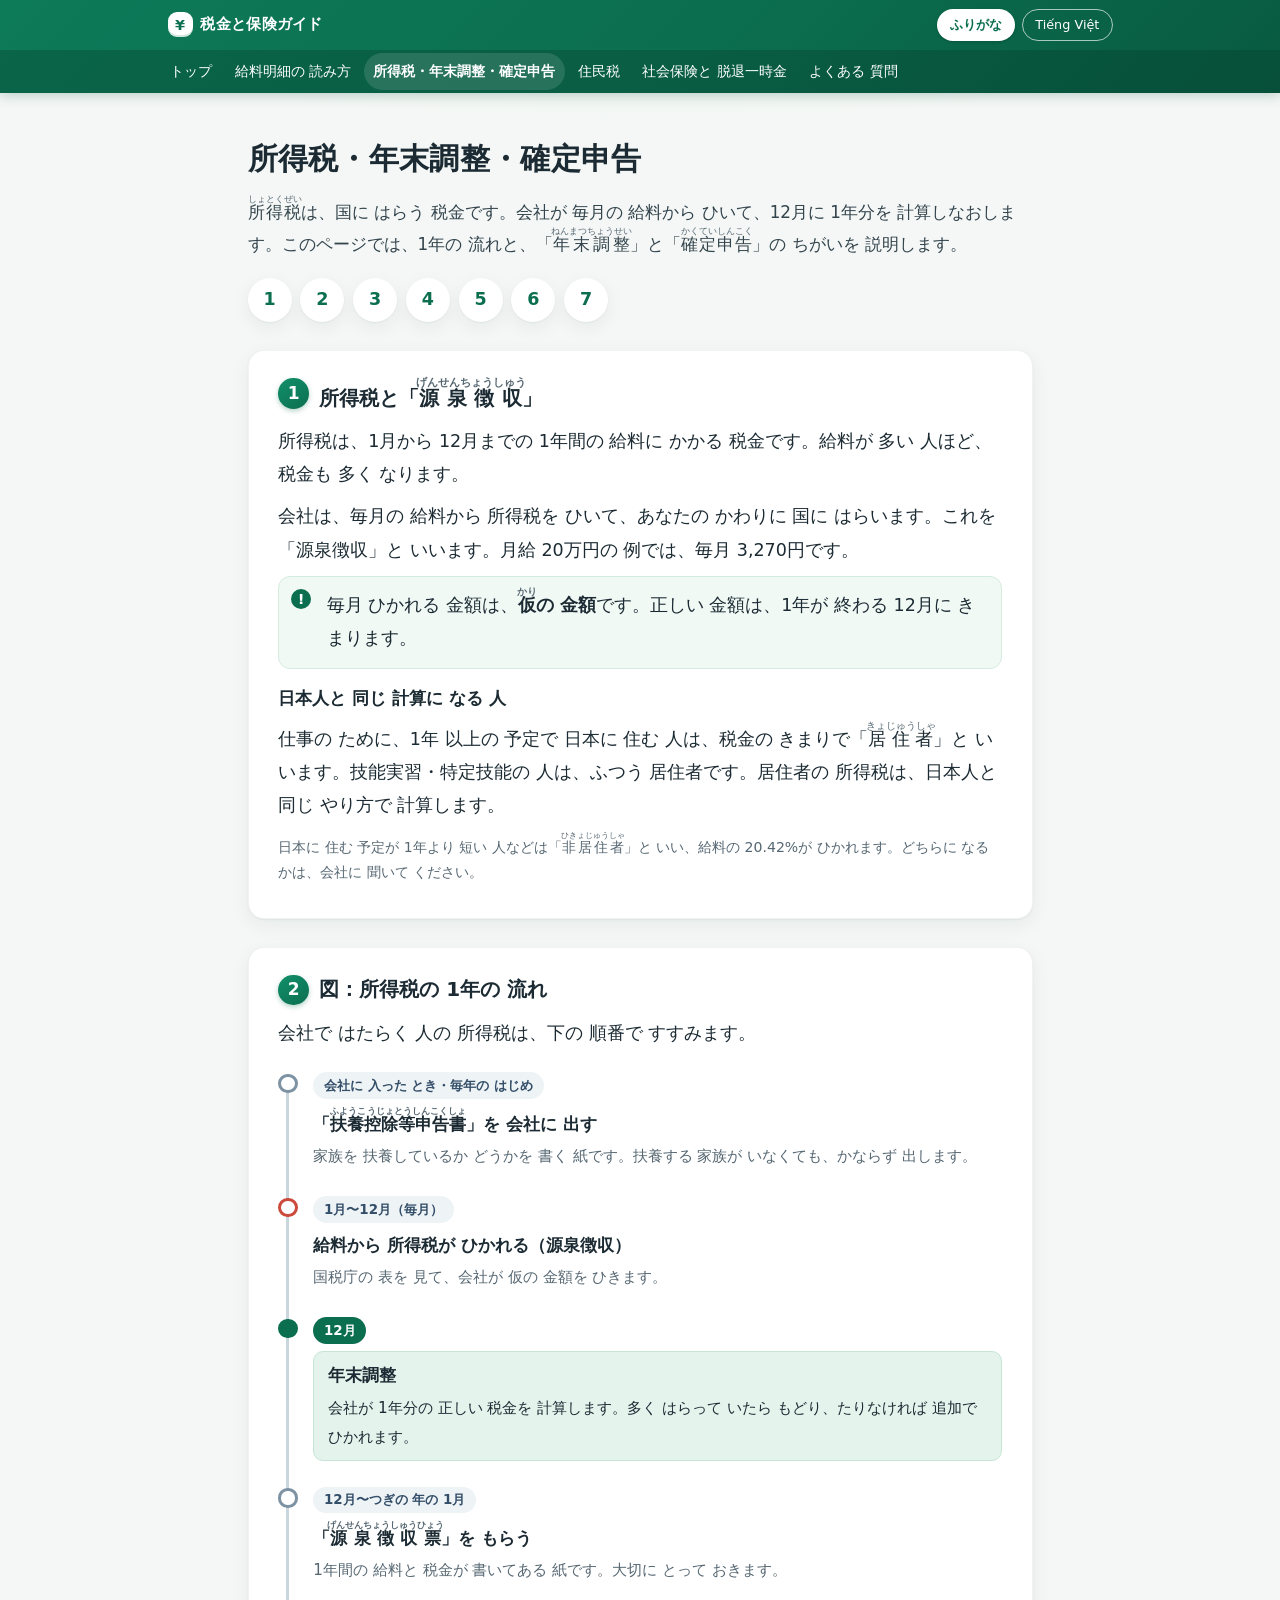
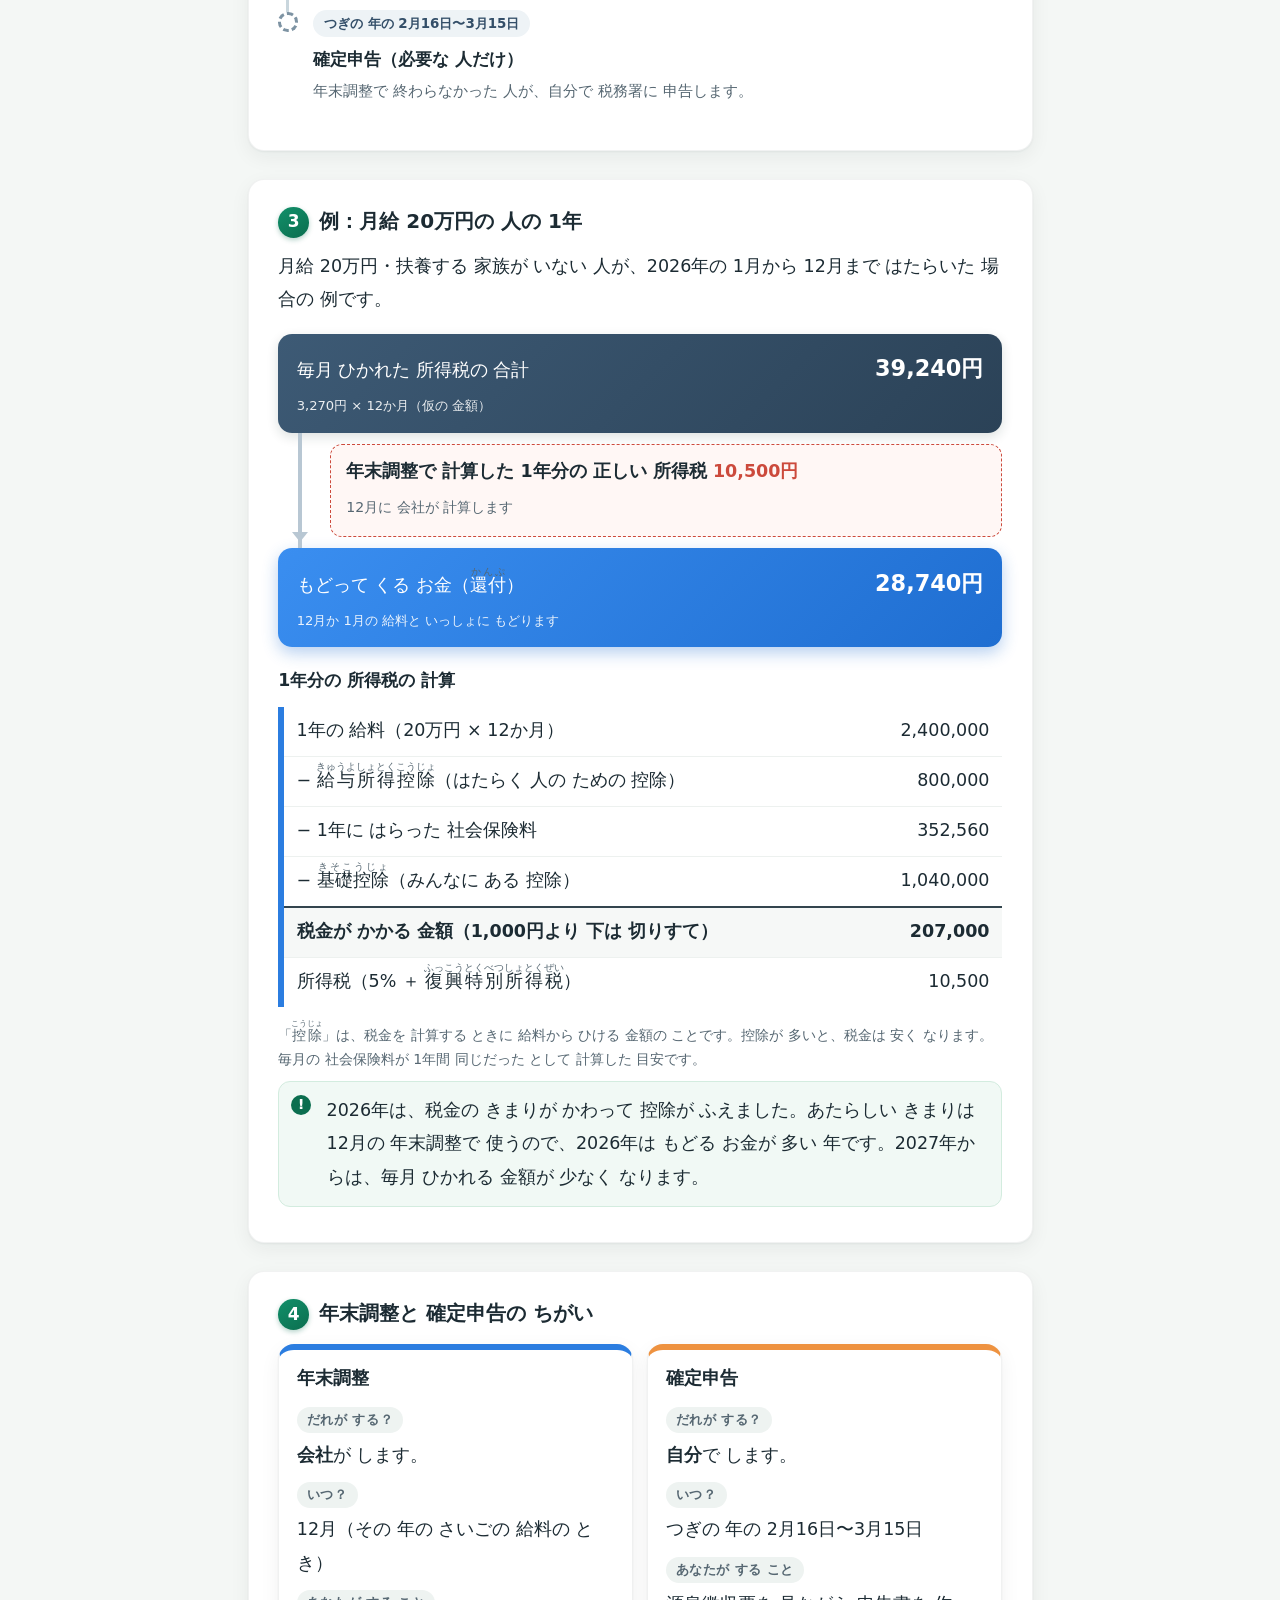
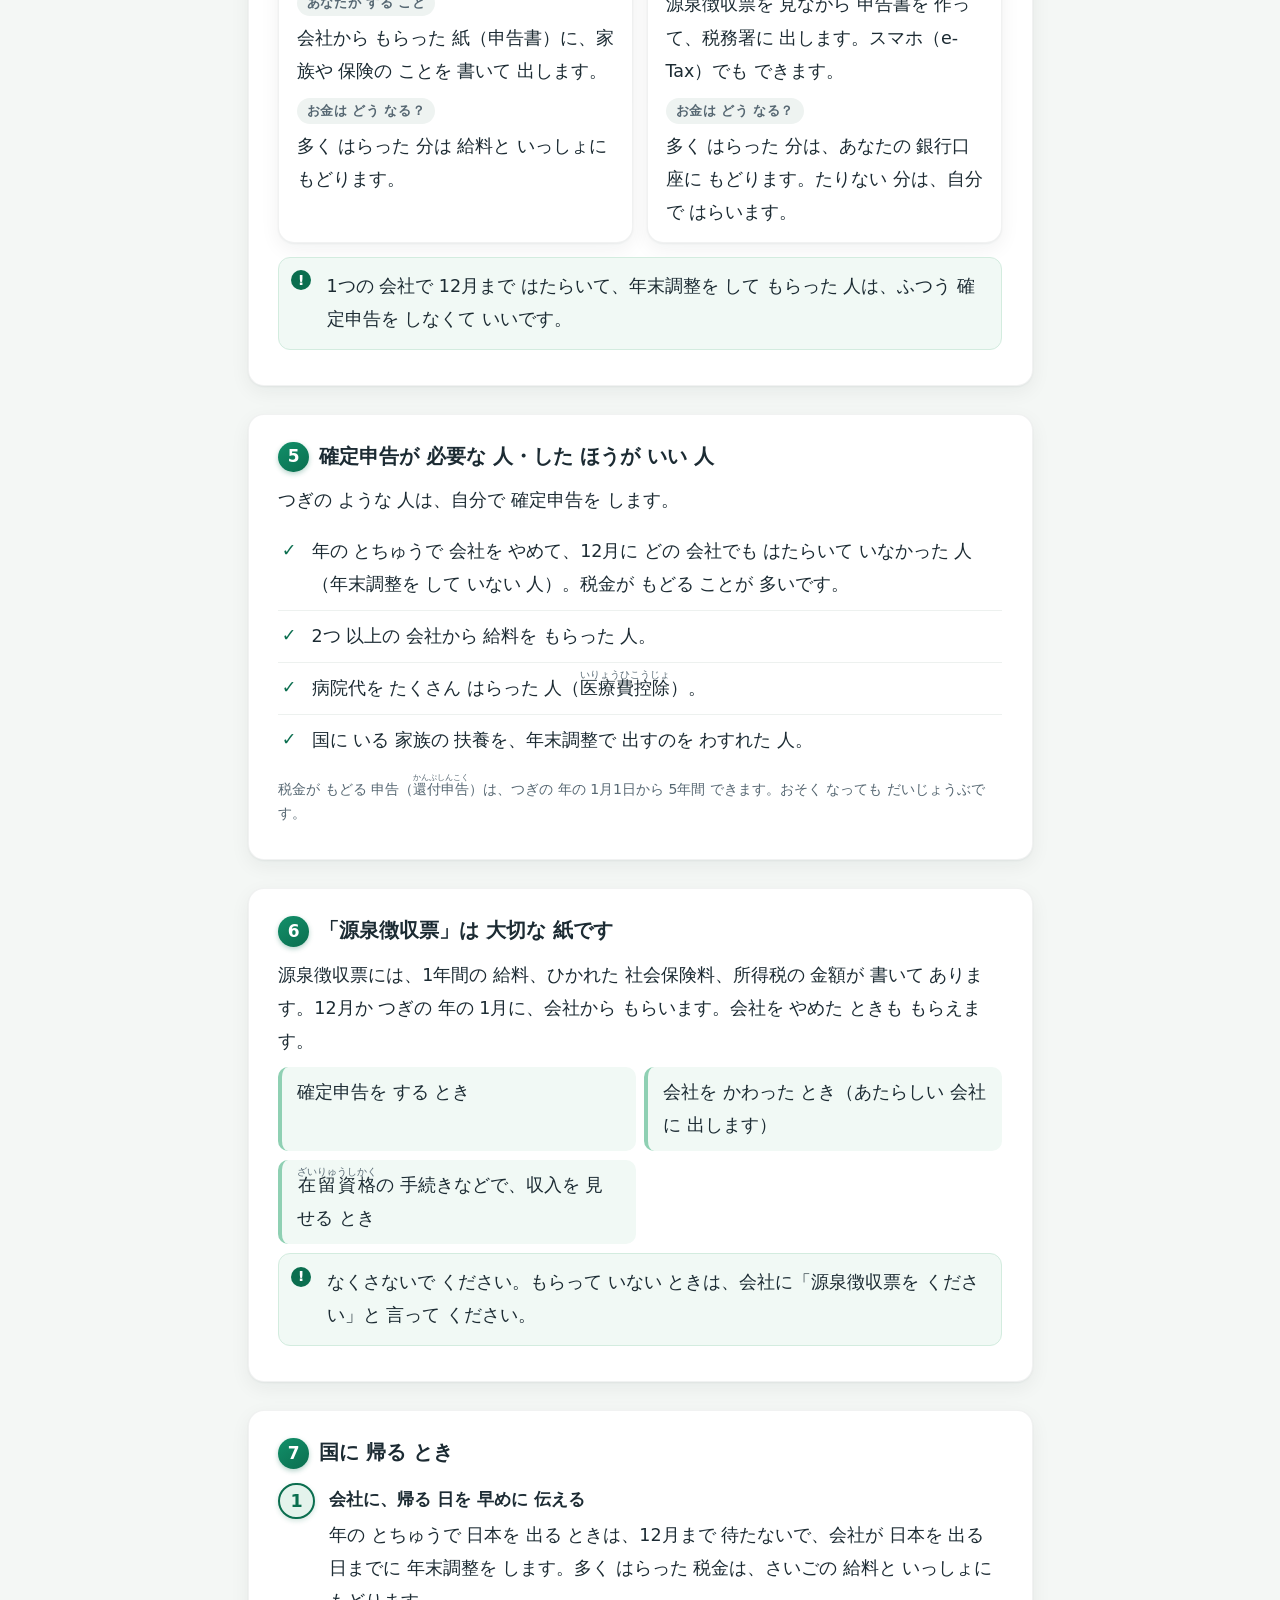
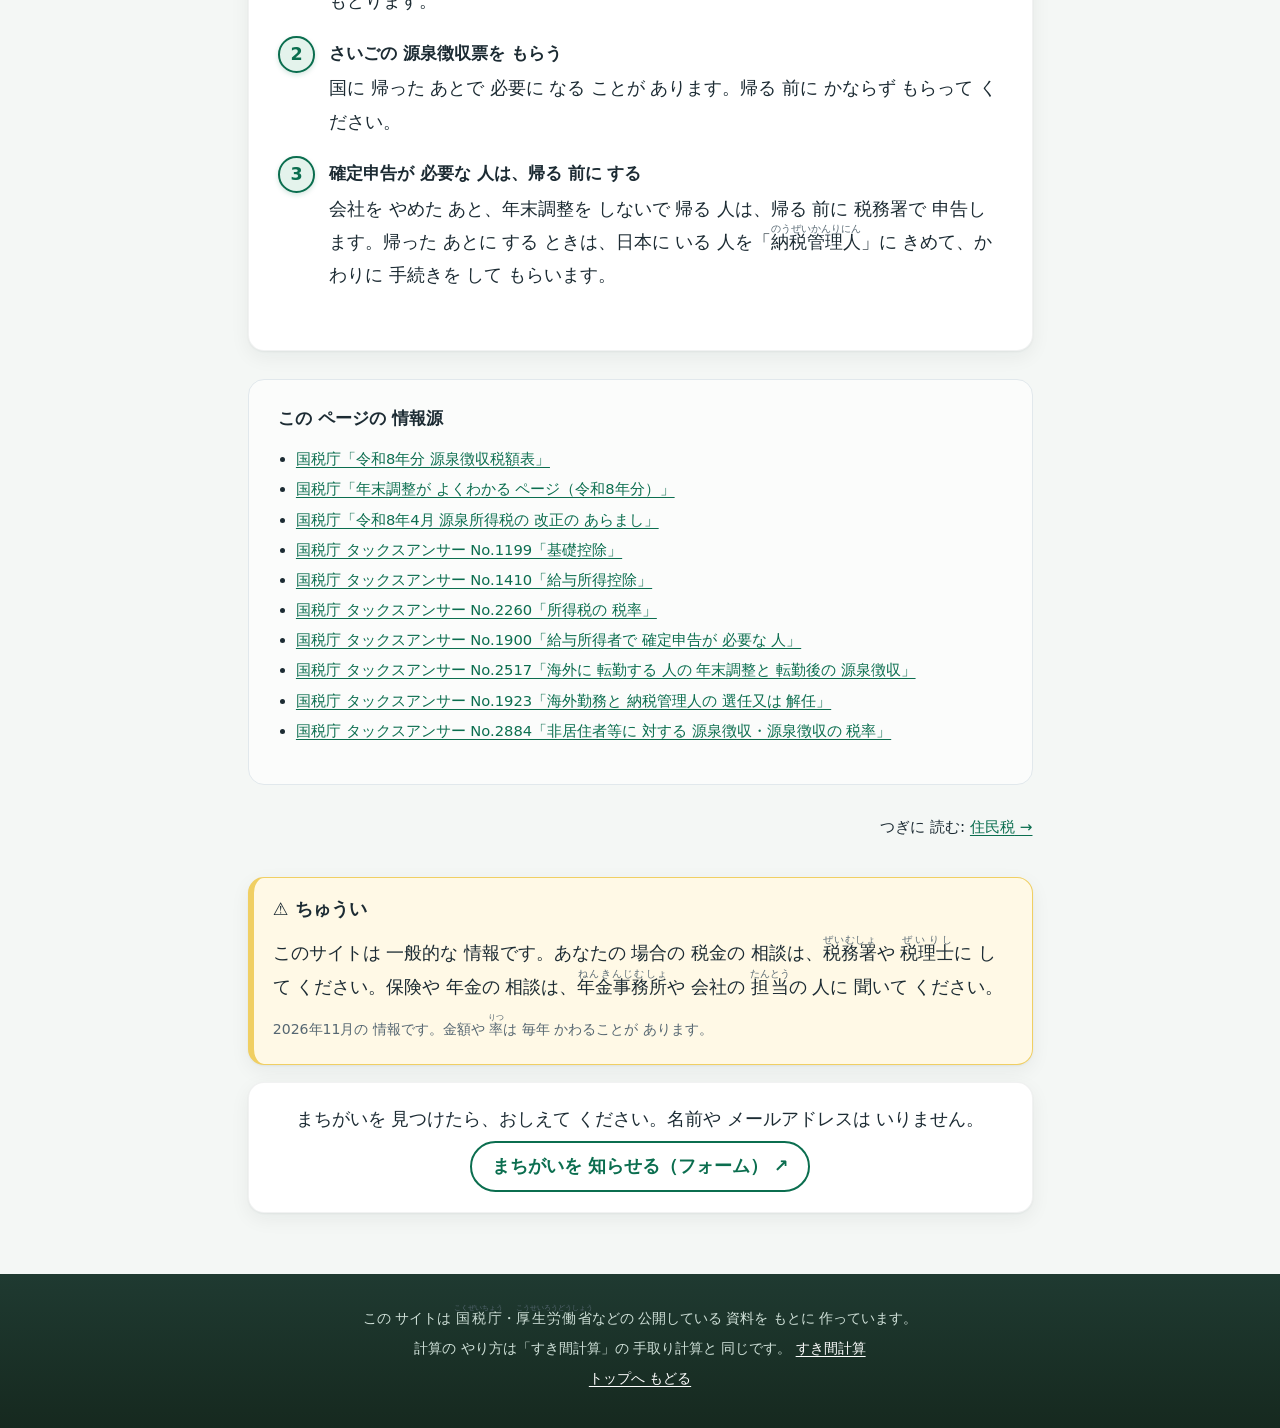
<file: shotokuzei.html>
<!DOCTYPE html>
<html lang="ja">
<head>
<meta charset="utf-8">
<meta name="viewport" content="width=device-width, initial-scale=1">
<title>所得税・年末調整・確定申告 | 税金と保険ガイド</title>
<meta name="description" content="所得税は、国に はらう 税金です。会社が 毎月の 給料から ひいて、12月に 1年分を 計算しなおします。このページでは、1年の 流れと、「年末調整」と「確定申告」の ちがいを 説明します。">
<link rel="canonical" href="https://sukima-keisan.github.io/zeikin-hoken-guide/shotokuzei.html">
<link rel="stylesheet" href="css/style.css">
<link rel="stylesheet" href="css/polish.css">
</head>
<body>
<a class="skip" href="#main"><span class="t" data-k="ui.skip"><span class="ja">本文へ すすむ</span><span class="vi" lang="vi">Đi tới nội dung chính</span></span></a>
<header class="site-header">
  <div class="bar">
    <a class="logo" href="index.html"><span class="t" data-k="site.short"><span class="ja">税金と保険ガイド</span><span class="vi" lang="vi">Hướng dẫn thuế và bảo hiểm</span></span></a>
    <div class="toggles">
      <button type="button" class="tg" data-toggle="furigana" aria-pressed="true">ふりがな</button>
      <button type="button" class="tg" data-toggle="vi" aria-pressed="false" lang="vi">Tiếng Việt</button>
    </div>
  </div>
  <details class="nav">
    <summary><span class="t" data-k="nav.menu"><span class="ja">メニュー</span><span class="vi" lang="vi">Menu</span></span></summary>
    <nav><ul><li><a href="index.html"><span class="t" data-k="nav.home"><span class="ja">トップ</span><span class="vi" lang="vi">Trang chủ</span></span></a></li><li><a href="kyuyo-meisai.html"><span class="t" data-k="nav.meisai"><span class="ja">給料明細の 読み方</span><span class="vi" lang="vi">Cách đọc bảng lương</span></span></a></li><li><a href="shotokuzei.html" aria-current="page"><span class="t" data-k="nav.shotokuzei"><span class="ja">所得税・年末調整・確定申告</span><span class="vi" lang="vi">Thuế thu nhập, điều chỉnh cuối năm, quyết toán thuế</span></span></a></li><li><a href="juminzei.html"><span class="t" data-k="nav.juminzei"><span class="ja">住民税</span><span class="vi" lang="vi">Thuế cư trú</span></span></a></li><li><a href="shakai-hoken.html"><span class="t" data-k="nav.shaho"><span class="ja">社会保険と 脱退一時金</span><span class="vi" lang="vi">Bảo hiểm xã hội và tiền lương hưu trọn gói</span></span></a></li><li><a href="faq.html"><span class="t" data-k="nav.faq"><span class="ja">よくある 質問</span><span class="vi" lang="vi">Câu hỏi thường gặp</span></span></a></li></ul></nav>
  </details>
</header>

<main id="main">
<h1><span class="t" data-k="shotoku.title"><span class="ja">所得税・年末調整・確定申告</span><span class="vi" lang="vi">Thuế thu nhập, điều chỉnh cuối năm, quyết toán thuế</span></span></h1>
<p class="lead"><span class="t" data-k="shotoku.lead"><span class="ja"><ruby>所得税<rp>(</rp><rt>しょとくぜい</rt><rp>)</rp></ruby>は、国に はらう 税金です。会社が 毎月の 給料から ひいて、12月に 1年分を 計算しなおします。このページでは、1年の 流れと、「<ruby>年末調整<rp>(</rp><rt>ねんまつちょうせい</rt><rp>)</rp></ruby>」と「<ruby>確定申告<rp>(</rp><rt>かくていしんこく</rt><rp>)</rp></ruby>」の ちがいを 説明します。</span><span class="vi" lang="vi">Thuế thu nhập (所得税) là thuế nộp cho nhà nước. Công ty trừ vào lương hằng tháng, rồi đến tháng 12 tính lại cho cả năm. Trang này giải thích trình tự trong một năm và sự khác nhau giữa “điều chỉnh cuối năm” (年末調整) và “quyết toán thuế” (確定申告).</span></span></p>

<nav class="toc" aria-label="もくじ">
  <a href="#what">1</a><a href="#year">2</a><a href="#example">3</a><a href="#diff">4</a><a href="#need">5</a><a href="#hyo">6</a><a href="#kikoku">7</a>
</nav>

<!-- 1. 所得税と源泉徴収 -->
<section id="what" class="card">
  <h2><span class="no">1</span><span class="t" data-k="shotoku.what_title"><span class="ja">所得税と「<ruby>源泉徴収<rp>(</rp><rt>げんせんちょうしゅう</rt><rp>)</rp></ruby>」</span><span class="vi" lang="vi">Thuế thu nhập và “khấu trừ tại nguồn” (源泉徴収)</span></span></h2>
  <p><span class="t" data-k="shotoku.what1"><span class="ja">所得税は、1月から 12月までの 1年間の 給料に かかる 税金です。給料が 多い 人ほど、税金も 多く なります。</span><span class="vi" lang="vi">Thuế thu nhập là thuế tính trên tiền lương của một năm, từ tháng 1 đến tháng 12. Lương càng cao thì thuế càng nhiều.</span></span></p>
  <p><span class="t" data-k="shotoku.what2"><span class="ja">会社は、毎月の 給料から 所得税を ひいて、あなたの かわりに 国に はらいます。これを「源泉徴収」と いいます。月給 20万円の 例では、毎月 3,270円です。</span><span class="vi" lang="vi">Công ty trừ thuế thu nhập vào lương hằng tháng và nộp cho nhà nước thay bạn. Việc này gọi là “khấu trừ tại nguồn”. Trong ví dụ lương tháng 200,000 yên, mỗi tháng là 3,270 yên.</span></span></p>
  <p class="point"><span class="t" data-k="shotoku.what_point"><span class="ja">毎月 ひかれる 金額は、<b><ruby>仮<rp>(</rp><rt>かり</rt><rp>)</rp></ruby>の 金額</b>です。正しい 金額は、1年が 終わる 12月に きまります。</span><span class="vi" lang="vi">Số tiền bị trừ hằng tháng là <b>số tạm tính</b>. Số chính xác được quyết định vào tháng 12, khi hết năm.</span></span></p>
  <h3><span class="t" data-k="shotoku.kyoju_title"><span class="ja">日本人と 同じ 計算に なる 人</span><span class="vi" lang="vi">Người được tính thuế giống người Nhật</span></span></h3>
  <p><span class="t" data-k="shotoku.kyoju1"><span class="ja">仕事の ために、1年 以上の 予定で 日本に 住む 人は、税金の きまりで「<ruby>居住者<rp>(</rp><rt>きょじゅうしゃ</rt><rp>)</rp></ruby>」と いいます。技能実習・特定技能の 人は、ふつう 居住者です。居住者の 所得税は、日本人と 同じ やり方で 計算します。</span><span class="vi" lang="vi">Người dự định sống ở Nhật từ 1 năm trở lên để làm việc được gọi là “người cư trú” (居住者) theo quy định về thuế. Thực tập sinh kỹ năng và người kỹ năng đặc định thường là người cư trú. Thuế thu nhập của người cư trú được tính giống như người Nhật.</span></span></p>
  <p class="small"><span class="t" data-k="shotoku.kyoju2"><span class="ja">日本に 住む 予定が 1年より 短い 人などは「<ruby>非居住者<rp>(</rp><rt>ひきょじゅうしゃ</rt><rp>)</rp></ruby>」と いい、給料の 20.42%が ひかれます。どちらに なるかは、会社に 聞いて ください。</span><span class="vi" lang="vi">Người dự định ở Nhật dưới 1 năm v.v. được gọi là “người không cư trú” (非居住者) và bị trừ 20.42% tiền lương. Hãy hỏi công ty xem bạn thuộc loại nào.</span></span></p>
</section>

<!-- 2. 1年の流れ -->
<section id="year" class="card">
  <h2><span class="no">2</span><span class="t" data-k="shotoku.year_title"><span class="ja">図：所得税の 1年の 流れ</span><span class="vi" lang="vi">Hình: trình tự của thuế thu nhập trong một năm</span></span></h2>
  <p><span class="t" data-k="shotoku.year_lead"><span class="ja">会社で はたらく 人の 所得税は、下の 順番で すすみます。</span><span class="vi" lang="vi">Thuế thu nhập của người làm việc tại công ty diễn ra theo thứ tự dưới đây.</span></span></p>
  <ol class="tl" role="img" aria-label="図：所得税の 1年の 流れ">
    <li class="tl-i"><span class="tl-when"><span class="t" data-k="shotoku.tl1.when"><span class="ja">会社に 入った とき・毎年の はじめ</span><span class="vi" lang="vi">Khi vào công ty / đầu mỗi năm</span></span></span><div class="tl-what"><b><span class="t" data-k="shotoku.tl1.name"><span class="ja">「<ruby>扶養控除等申告書<rp>(</rp><rt>ふようこうじょとうしんこくしょ</rt><rp>)</rp></ruby>」を 会社に 出す</span><span class="vi" lang="vi">Nộp “Tờ khai giảm trừ người phụ thuộc” (扶養控除等申告書) cho công ty</span></span></b><p><span class="t" data-k="shotoku.tl1.desc"><span class="ja">家族を 扶養しているか どうかを 書く 紙です。扶養する 家族が いなくても、かならず 出します。</span><span class="vi" lang="vi">Đây là giấy ghi bạn có nuôi người phụ thuộc hay không. Dù không có người phụ thuộc cũng nhất định phải nộp.</span></span></p></div></li>
    <li class="tl-i zei"><span class="tl-when"><span class="t" data-k="shotoku.tl2.when"><span class="ja">1月〜12月（毎月）</span><span class="vi" lang="vi">Tháng 1 – tháng 12 (hằng tháng)</span></span></span><div class="tl-what"><b><span class="t" data-k="shotoku.tl2.name"><span class="ja">給料から 所得税が ひかれる（源泉徴収）</span><span class="vi" lang="vi">Thuế thu nhập bị trừ vào lương (khấu trừ tại nguồn)</span></span></b><p><span class="t" data-k="shotoku.tl2.desc"><span class="ja">国税庁の 表を 見て、会社が 仮の 金額を ひきます。</span><span class="vi" lang="vi">Công ty xem bảng của Cục Thuế Quốc gia và trừ số tạm tính.</span></span></p></div></li>
    <li class="tl-i hl"><span class="tl-when"><span class="t" data-k="shotoku.tl3.when"><span class="ja">12月</span><span class="vi" lang="vi">Tháng 12</span></span></span><div class="tl-what"><b><span class="t" data-k="shotoku.tl3.name"><span class="ja">年末調整</span><span class="vi" lang="vi">Điều chỉnh cuối năm (年末調整)</span></span></b><p><span class="t" data-k="shotoku.tl3.desc"><span class="ja">会社が 1年分の 正しい 税金を 計算します。多く はらって いたら もどり、たりなければ 追加で ひかれます。</span><span class="vi" lang="vi">Công ty tính số thuế chính xác của cả năm. Nếu đã nộp thừa thì được trả lại, nếu thiếu thì bị trừ thêm.</span></span></p></div></li>
    <li class="tl-i"><span class="tl-when"><span class="t" data-k="shotoku.tl4.when"><span class="ja">12月〜つぎの 年の 1月</span><span class="vi" lang="vi">Tháng 12 – tháng 1 năm sau</span></span></span><div class="tl-what"><b><span class="t" data-k="shotoku.tl4.name"><span class="ja">「<ruby>源泉徴収票<rp>(</rp><rt>げんせんちょうしゅうひょう</rt><rp>)</rp></ruby>」を もらう</span><span class="vi" lang="vi">Nhận “Giấy khấu trừ thuế tại nguồn” (源泉徴収票)</span></span></b><p><span class="t" data-k="shotoku.tl4.desc"><span class="ja">1年間の 給料と 税金が 書いてある 紙です。大切に とって おきます。</span><span class="vi" lang="vi">Giấy ghi tiền lương và tiền thuế của cả năm. Hãy giữ cẩn thận.</span></span></p></div></li>
    <li class="tl-i opt"><span class="tl-when"><span class="t" data-k="shotoku.tl5.when"><span class="ja">つぎの 年の 2月16日〜3月15日</span><span class="vi" lang="vi">16/2 – 15/3 năm sau</span></span></span><div class="tl-what"><b><span class="t" data-k="shotoku.tl5.name"><span class="ja">確定申告（必要な 人だけ）</span><span class="vi" lang="vi">Quyết toán thuế (確定申告) – chỉ người cần</span></span></b><p><span class="t" data-k="shotoku.tl5.desc"><span class="ja">年末調整で 終わらなかった 人が、自分で 税務署に 申告します。</span><span class="vi" lang="vi">Người chưa xong ở bước điều chỉnh cuối năm sẽ tự kê khai với sở thuế.</span></span></p></div></li>
  </ol>
</section>

<!-- 3. 月給20万円の例 -->
<section id="example" class="card">
  <h2><span class="no">3</span><span class="t" data-k="shotoku.ex_title"><span class="ja">例：月給 20万円の 人の 1年</span><span class="vi" lang="vi">Ví dụ: một năm của người có lương tháng 200,000 yên</span></span></h2>
  <p><span class="t" data-k="shotoku.ex_lead"><span class="ja">月給 20万円・扶養する 家族が いない 人が、2026年の 1月から 12月まで はたらいた 場合の 例です。</span><span class="vi" lang="vi">Ví dụ cho người có lương tháng 200,000 yên, không có người phụ thuộc, làm việc từ tháng 1 đến tháng 12 năm 2026.</span></span></p>
  <div class="flow" role="img" aria-label="例：月給 20万円の 人の 1年">
    <div class="fbox start"><span><span class="t" data-k="shotoku.ex.maitsuki"><span class="ja">毎月 ひかれた 所得税の 合計</span><span class="vi" lang="vi">Tổng thuế thu nhập bị trừ hằng tháng</span></span></span><b>39,240円</b><small><span class="t" data-k="shotoku.ex.maitsuki_sub"><span class="ja">3,270円 × 12か月（仮の 金額）</span><span class="vi" lang="vi">3,270 yên × 12 tháng (số tạm tính)</span></span></small></div>
    <div class="farrow out zei">
      <div class="fout">
        <p class="fout-h"><span class="t" data-k="shotoku.ex.nencho"><span class="ja">年末調整で 計算した 1年分の 正しい 所得税</span><span class="vi" lang="vi">Thuế thu nhập chính xác của cả năm, tính khi điều chỉnh cuối năm</span></span> <b>10,500円</b></p>
        <p class="small"><span class="t" data-k="shotoku.ex.nencho_sub"><span class="ja">12月に 会社が 計算します</span><span class="vi" lang="vi">Công ty tính vào tháng 12</span></span></p>
      </div>
    </div>
    <div class="fbox end"><span><span class="t" data-k="shotoku.ex.kanpu"><span class="ja">もどって くる お金（<ruby>還付<rp>(</rp><rt>かんぷ</rt><rp>)</rp></ruby>）</span><span class="vi" lang="vi">Tiền được trả lại (還付)</span></span></span><b>28,740円</b><small><span class="t" data-k="shotoku.ex.kanpu_sub"><span class="ja">12月か 1月の 給料と いっしょに もどります</span><span class="vi" lang="vi">Được trả cùng với lương tháng 12 hoặc tháng 1</span></span></small></div>
  </div>

  <h3><span class="t" data-k="shotoku.calc_title"><span class="ja">1年分の 所得税の 計算</span><span class="vi" lang="vi">Cách tính thuế thu nhập của cả năm</span></span></h3>
  <table class="slip-t p-shikyu">
    <tr><th><span class="t" data-k="shotoku.calc.nenshu"><span class="ja">1年の 給料（20万円 × 12か月）</span><span class="vi" lang="vi">Lương một năm (200,000 yên × 12 tháng)</span></span></th><td>2,400,000</td></tr>
    <tr><th>− <span class="t" data-k="shotoku.calc.kyuyokojo"><span class="ja"><ruby>給与所得控除<rp>(</rp><rt>きゅうよしょとくこうじょ</rt><rp>)</rp></ruby>（はたらく 人の ための 控除）</span><span class="vi" lang="vi">Giảm trừ thu nhập từ lương (給与所得控除) – dành cho người đi làm</span></span></th><td>800,000</td></tr>
    <tr><th>− <span class="t" data-k="shotoku.calc.shaho"><span class="ja">1年に はらった 社会保険料</span><span class="vi" lang="vi">Phí bảo hiểm xã hội đã đóng trong năm</span></span></th><td>352,560</td></tr>
    <tr><th>− <span class="t" data-k="shotoku.calc.kiso"><span class="ja"><ruby>基礎控除<rp>(</rp><rt>きそこうじょ</rt><rp>)</rp></ruby>（みんなに ある 控除）</span><span class="vi" lang="vi">Giảm trừ cơ bản (基礎控除) – ai cũng có</span></span></th><td>1,040,000</td></tr>
    <tr class="sum"><th><span class="t" data-k="shotoku.calc.kazei"><span class="ja">税金が かかる 金額（1,000円より 下は 切りすて）</span><span class="vi" lang="vi">Số tiền bị tính thuế (bỏ phần dưới 1,000 yên)</span></span></th><td>207,000</td></tr>
    <tr><th><span class="t" data-k="shotoku.calc.zei"><span class="ja">所得税（5% ＋ <ruby>復興特別所得税<rp>(</rp><rt>ふっこうとくべつしょとくぜい</rt><rp>)</rp></ruby>）</span><span class="vi" lang="vi">Thuế thu nhập (5% + thuế thu nhập đặc biệt phục hồi)</span></span></th><td>10,500</td></tr>
  </table>
  <p class="small"><span class="t" data-k="shotoku.calc_note"><span class="ja">「<ruby>控除<rp>(</rp><rt>こうじょ</rt><rp>)</rp></ruby>」は、税金を 計算する ときに 給料から ひける 金額の ことです。控除が 多いと、税金は 安く なります。毎月の 社会保険料が 1年間 同じだった として 計算した 目安です。</span><span class="vi" lang="vi">“Giảm trừ” (控除) là số tiền được trừ khỏi lương khi tính thuế. Giảm trừ càng nhiều thì thuế càng thấp. Đây là ước tính với giả định phí bảo hiểm xã hội hằng tháng giống nhau trong cả năm.</span></span></p>
  <p class="point"><span class="t" data-k="shotoku.ex_2026"><span class="ja">2026年は、税金の きまりが かわって 控除が ふえました。あたらしい きまりは 12月の 年末調整で 使うので、2026年は もどる お金が 多い 年です。2027年からは、毎月 ひかれる 金額が 少なく なります。</span><span class="vi" lang="vi">Năm 2026, quy định về thuế thay đổi và các khoản giảm trừ tăng lên. Quy định mới được áp dụng khi điều chỉnh cuối năm vào tháng 12, nên năm 2026 là năm được trả lại nhiều tiền. Từ năm 2027, số tiền bị trừ hằng tháng sẽ ít đi.</span></span></p>
</section>

<!-- 4. 年末調整と確定申告のちがい -->
<section id="diff" class="card">
  <h2><span class="no">4</span><span class="t" data-k="shotoku.diff_title"><span class="ja">年末調整と 確定申告の ちがい</span><span class="vi" lang="vi">Khác nhau giữa điều chỉnh cuối năm và quyết toán thuế</span></span></h2>
  <div class="cmp">
    <div class="cmp-c a">
      <h3><span class="t" data-k="shotoku.nencho.name"><span class="ja">年末調整</span><span class="vi" lang="vi">Điều chỉnh cuối năm (年末調整)</span></span></h3>
      <dl>
        <dt><span class="t" data-k="shotoku.cmp.who"><span class="ja">だれが する？</span><span class="vi" lang="vi">Ai làm?</span></span></dt><dd><span class="t" data-k="shotoku.nencho.who"><span class="ja"><b>会社</b>が します。</span><span class="vi" lang="vi"><b>Công ty</b> làm.</span></span></dd>
        <dt><span class="t" data-k="shotoku.cmp.when"><span class="ja">いつ？</span><span class="vi" lang="vi">Khi nào?</span></span></dt><dd><span class="t" data-k="shotoku.nencho.when"><span class="ja">12月（その 年の さいごの 給料の とき）</span><span class="vi" lang="vi">Tháng 12 (khi trả lương lần cuối của năm)</span></span></dd>
        <dt><span class="t" data-k="shotoku.cmp.todo"><span class="ja">あなたが する こと</span><span class="vi" lang="vi">Việc bạn cần làm</span></span></dt><dd><span class="t" data-k="shotoku.nencho.todo"><span class="ja">会社から もらった 紙（申告書）に、家族や 保険の ことを 書いて 出します。</span><span class="vi" lang="vi">Viết thông tin về gia đình, bảo hiểm vào giấy (tờ khai) công ty đưa và nộp lại.</span></span></dd>
        <dt><span class="t" data-k="shotoku.cmp.money"><span class="ja">お金は どう なる？</span><span class="vi" lang="vi">Tiền sẽ thế nào?</span></span></dt><dd><span class="t" data-k="shotoku.nencho.money"><span class="ja">多く はらった 分は 給料と いっしょに もどります。</span><span class="vi" lang="vi">Phần nộp thừa được trả lại cùng với lương.</span></span></dd>
      </dl>
    </div>
    <div class="cmp-c b">
      <h3><span class="t" data-k="shotoku.kakutei.name"><span class="ja">確定申告</span><span class="vi" lang="vi">Quyết toán thuế (確定申告)</span></span></h3>
      <dl>
        <dt><span class="t" data-k="shotoku.cmp.who"><span class="ja">だれが する？</span><span class="vi" lang="vi">Ai làm?</span></span></dt><dd><span class="t" data-k="shotoku.kakutei.who"><span class="ja"><b>自分</b>で します。</span><span class="vi" lang="vi"><b>Bạn tự</b> làm.</span></span></dd>
        <dt><span class="t" data-k="shotoku.cmp.when"><span class="ja">いつ？</span><span class="vi" lang="vi">Khi nào?</span></span></dt><dd><span class="t" data-k="shotoku.kakutei.when"><span class="ja">つぎの 年の 2月16日〜3月15日</span><span class="vi" lang="vi">16/2 – 15/3 năm sau</span></span></dd>
        <dt><span class="t" data-k="shotoku.cmp.todo"><span class="ja">あなたが する こと</span><span class="vi" lang="vi">Việc bạn cần làm</span></span></dt><dd><span class="t" data-k="shotoku.kakutei.todo"><span class="ja">源泉徴収票を 見ながら 申告書を 作って、税務署に 出します。スマホ（e-Tax）でも できます。</span><span class="vi" lang="vi">Xem giấy khấu trừ thuế tại nguồn, làm tờ khai và nộp cho sở thuế. Cũng có thể làm bằng điện thoại (e-Tax).</span></span></dd>
        <dt><span class="t" data-k="shotoku.cmp.money"><span class="ja">お金は どう なる？</span><span class="vi" lang="vi">Tiền sẽ thế nào?</span></span></dt><dd><span class="t" data-k="shotoku.kakutei.money"><span class="ja">多く はらった 分は、あなたの 銀行口座に もどります。たりない 分は、自分で はらいます。</span><span class="vi" lang="vi">Phần nộp thừa được trả vào tài khoản ngân hàng của bạn. Phần thiếu thì bạn tự nộp.</span></span></dd>
      </dl>
    </div>
  </div>
  <p class="point"><span class="t" data-k="shotoku.diff_point"><span class="ja">1つの 会社で 12月まで はたらいて、年末調整を して もらった 人は、ふつう 確定申告を しなくて いいです。</span><span class="vi" lang="vi">Người làm ở một công ty đến tháng 12 và đã được công ty điều chỉnh cuối năm thì thường không cần quyết toán thuế.</span></span></p>
</section>

<!-- 5. 確定申告が必要な人 -->
<section id="need" class="card">
  <h2><span class="no">5</span><span class="t" data-k="shotoku.need_title"><span class="ja">確定申告が 必要な 人・した ほうが いい 人</span><span class="vi" lang="vi">Người cần hoặc nên quyết toán thuế</span></span></h2>
  <p><span class="t" data-k="shotoku.need_lead"><span class="ja">つぎの ような 人は、自分で 確定申告を します。</span><span class="vi" lang="vi">Những người sau đây tự làm quyết toán thuế.</span></span></p>
  <ul class="checklist plain">
    <li><span class="t" data-k="shotoku.need1"><span class="ja">年の とちゅうで 会社を やめて、12月に どの 会社でも はたらいて いなかった 人（年末調整を して いない 人）。税金が もどる ことが 多いです。</span><span class="vi" lang="vi">Người nghỉ việc giữa năm và tháng 12 không làm ở công ty nào (chưa được điều chỉnh cuối năm). Thường sẽ được trả lại thuế.</span></span></li>
    <li><span class="t" data-k="shotoku.need2"><span class="ja">2つ 以上の 会社から 給料を もらった 人。</span><span class="vi" lang="vi">Người nhận lương từ 2 công ty trở lên.</span></span></li>
    <li><span class="t" data-k="shotoku.need3"><span class="ja">病院代を たくさん はらった 人（<ruby>医療費控除<rp>(</rp><rt>いりょうひこうじょ</rt><rp>)</rp></ruby>）。</span><span class="vi" lang="vi">Người đã trả nhiều tiền viện phí (giảm trừ chi phí y tế – 医療費控除).</span></span></li>
    <li><span class="t" data-k="shotoku.need4"><span class="ja">国に いる 家族の 扶養を、年末調整で 出すのを わすれた 人。</span><span class="vi" lang="vi">Người quên khai người phụ thuộc ở quê khi điều chỉnh cuối năm.</span></span></li>
  </ul>
  <p class="small"><span class="t" data-k="shotoku.need_note"><span class="ja">税金が もどる 申告（<ruby>還付申告<rp>(</rp><rt>かんぷしんこく</rt><rp>)</rp></ruby>）は、つぎの 年の 1月1日から 5年間 できます。おそく なっても だいじょうぶです。</span><span class="vi" lang="vi">Kê khai để được trả lại thuế (還付申告) có thể làm trong 5 năm, từ ngày 1/1 năm sau. Làm muộn cũng không sao.</span></span></p>
</section>

<!-- 6. 源泉徴収票 -->
<section id="hyo" class="card">
  <h2><span class="no">6</span><span class="t" data-k="shotoku.hyo_title"><span class="ja">「源泉徴収票」は 大切な 紙です</span><span class="vi" lang="vi">“Giấy khấu trừ thuế tại nguồn” (源泉徴収票) là giấy tờ quan trọng</span></span></h2>
  <p><span class="t" data-k="shotoku.hyo1"><span class="ja">源泉徴収票には、1年間の 給料、ひかれた 社会保険料、所得税の 金額が 書いて あります。12月か つぎの 年の 1月に、会社から もらいます。会社を やめた ときも もらえます。</span><span class="vi" lang="vi">Giấy này ghi tiền lương cả năm, phí bảo hiểm xã hội đã trừ và số thuế thu nhập. Bạn nhận từ công ty vào tháng 12 hoặc tháng 1 năm sau. Khi nghỉ việc cũng được nhận.</span></span></p>
  <ul class="words">
    <li><span class="t" data-k="shotoku.hyo.use1"><span class="ja">確定申告を する とき</span><span class="vi" lang="vi">Khi quyết toán thuế</span></span></li>
    <li><span class="t" data-k="shotoku.hyo.use2"><span class="ja">会社を かわった とき（あたらしい 会社に 出します）</span><span class="vi" lang="vi">Khi chuyển công ty (nộp cho công ty mới)</span></span></li>
    <li><span class="t" data-k="shotoku.hyo.use3"><span class="ja"><ruby>在留資格<rp>(</rp><rt>ざいりゅうしかく</rt><rp>)</rp></ruby>の 手続きなどで、収入を 見せる とき</span><span class="vi" lang="vi">Khi cần chứng minh thu nhập, ví dụ làm thủ tục tư cách lưu trú (在留資格)</span></span></li>
  </ul>
  <p class="point"><span class="t" data-k="shotoku.hyo_point"><span class="ja">なくさないで ください。もらって いない ときは、会社に「源泉徴収票を ください」と 言って ください。</span><span class="vi" lang="vi">Đừng làm mất. Nếu chưa nhận được, hãy nói với công ty: “源泉徴収票を ください” (Xin cho tôi giấy Gensen-chōshūhyō).</span></span></p>
</section>

<!-- 7. 国に帰るとき -->
<section id="kikoku" class="card">
  <h2><span class="no">7</span><span class="t" data-k="shotoku.kikoku_title"><span class="ja">国に 帰る とき</span><span class="vi" lang="vi">Khi về nước</span></span></h2>
  <ol class="steps">
    <li><b><span class="t" data-k="shotoku.kikoku1.name"><span class="ja">会社に、帰る 日を 早めに 伝える</span><span class="vi" lang="vi">Báo sớm cho công ty ngày về nước</span></span></b><p><span class="t" data-k="shotoku.kikoku1.desc"><span class="ja">年の とちゅうで 日本を 出る ときは、12月まで 待たないで、会社が 日本を 出る 日までに 年末調整を します。多く はらった 税金は、さいごの 給料と いっしょに もどります。</span><span class="vi" lang="vi">Khi rời Nhật giữa năm, công ty không chờ đến tháng 12 mà làm điều chỉnh cuối năm trước ngày bạn rời Nhật. Thuế nộp thừa được trả lại cùng với lương lần cuối.</span></span></p></li>
    <li><b><span class="t" data-k="shotoku.kikoku2.name"><span class="ja">さいごの 源泉徴収票を もらう</span><span class="vi" lang="vi">Nhận giấy khấu trừ thuế tại nguồn lần cuối</span></span></b><p><span class="t" data-k="shotoku.kikoku2.desc"><span class="ja">国に 帰った あとで 必要に なる ことが あります。帰る 前に かならず もらって ください。</span><span class="vi" lang="vi">Sau khi về nước có thể sẽ cần. Nhất định phải nhận trước khi về.</span></span></p></li>
    <li><b><span class="t" data-k="shotoku.kikoku3.name"><span class="ja">確定申告が 必要な 人は、帰る 前に する</span><span class="vi" lang="vi">Người cần quyết toán thuế thì làm trước khi về</span></span></b><p><span class="t" data-k="shotoku.kikoku3.desc"><span class="ja">会社を やめた あと、年末調整を しないで 帰る 人は、帰る 前に 税務署で 申告します。帰った あとに する ときは、日本に いる 人を「<ruby>納税管理人<rp>(</rp><rt>のうぜいかんりにん</rt><rp>)</rp></ruby>」に きめて、かわりに 手続きを して もらいます。</span><span class="vi" lang="vi">Người nghỉ việc rồi về nước mà chưa được điều chỉnh cuối năm thì kê khai ở sở thuế trước khi về. Nếu làm sau khi về, hãy chọn một người đang ở Nhật làm “người quản lý nộp thuế” (納税管理人) để làm thủ tục thay bạn.</span></span></p></li>
  </ol>
</section>

<section class="card sources">
  <h2><span class="t" data-k="meisai.sources_title"><span class="ja">この ページの 情報源</span><span class="vi" lang="vi">Nguồn thông tin của trang này</span></span></h2>
  <ul>
    <li><a href="https://www.nta.go.jp/publication/pamph/gensen/zeigakuhyo2026/01.htm" rel="noopener"><span class="t" data-k="src.nta_gensen"><span class="ja">国税庁「令和8年分 源泉徴収税額表」</span></span></a></li>
    <li><a href="https://www.nta.go.jp/users/gensen/nencho/index.htm" rel="noopener"><span class="t" data-k="src.nta_nencho"><span class="ja">国税庁「年末調整が よくわかる ページ（令和8年分）」</span></span></a></li>
    <li><a href="https://www.nta.go.jp/publication/pamph/gensen/2026kaisei.pdf" rel="noopener"><span class="t" data-k="src.nta_kaisei"><span class="ja">国税庁「令和8年4月 源泉所得税の 改正の あらまし」</span></span></a></li>
    <li><a href="https://www.nta.go.jp/taxes/shiraberu/taxanswer/shotoku/1199.htm" rel="noopener"><span class="t" data-k="src.nta_1199"><span class="ja">国税庁 タックスアンサー No.1199「基礎控除」</span></span></a></li>
    <li><a href="https://www.nta.go.jp/taxes/shiraberu/taxanswer/shotoku/1410.htm" rel="noopener"><span class="t" data-k="src.nta_1410"><span class="ja">国税庁 タックスアンサー No.1410「給与所得控除」</span></span></a></li>
    <li><a href="https://www.nta.go.jp/taxes/shiraberu/taxanswer/shotoku/2260.htm" rel="noopener"><span class="t" data-k="src.nta_2260"><span class="ja">国税庁 タックスアンサー No.2260「所得税の 税率」</span></span></a></li>
    <li><a href="https://www.nta.go.jp/taxes/shiraberu/taxanswer/shotoku/1900.htm" rel="noopener"><span class="t" data-k="src.nta_1900"><span class="ja">国税庁 タックスアンサー No.1900「給与所得者で 確定申告が 必要な 人」</span></span></a></li>
    <li><a href="https://www.nta.go.jp/taxes/shiraberu/taxanswer/gensen/2517.htm" rel="noopener"><span class="t" data-k="src.nta_2517"><span class="ja">国税庁 タックスアンサー No.2517「海外に 転勤する 人の 年末調整と 転勤後の 源泉徴収」</span></span></a></li>
    <li><a href="https://www.nta.go.jp/taxes/shiraberu/taxanswer/shotoku/1923.htm" rel="noopener"><span class="t" data-k="src.nta_1923"><span class="ja">国税庁 タックスアンサー No.1923「海外勤務と 納税管理人の 選任又は 解任」</span></span></a></li>
    <li><a href="https://www.nta.go.jp/taxes/shiraberu/taxanswer/gensen/2884.htm" rel="noopener"><span class="t" data-k="src.nta_2884"><span class="ja">国税庁 タックスアンサー No.2884「非居住者等に 対する 源泉徴収・源泉徴収の 税率」</span></span></a></li>
  </ul>
</section>

<p class="next"><span class="t" data-k="ui.next"><span class="ja">つぎに 読む</span><span class="vi" lang="vi">Đọc tiếp</span></span>: <a href="juminzei.html"><span class="t" data-k="nav.juminzei"><span class="ja">住民税</span><span class="vi" lang="vi">Thuế cư trú</span></span> →</a></p>


<aside class="disclaimer" role="note">
  <p class="disclaimer-title">⚠ <span class="t" data-k="disclaimer.title"><span class="ja">ちゅうい</span><span class="vi" lang="vi">Lưu ý</span></span></p>
  <p><span class="t" data-k="disclaimer.body"><span class="ja">このサイトは 一般的な 情報です。あなたの 場合の 税金の 相談は、<ruby>税務署<rp>(</rp><rt>ぜいむしょ</rt><rp>)</rp></ruby>や <ruby>税理士<rp>(</rp><rt>ぜいりし</rt><rp>)</rp></ruby>に して ください。保険や 年金の 相談は、<ruby>年金事務所<rp>(</rp><rt>ねんきんじむしょ</rt><rp>)</rp></ruby>や 会社の <ruby>担当<rp>(</rp><rt>たんとう</rt><rp>)</rp></ruby>の 人に 聞いて ください。</span><span class="vi" lang="vi">Trang này chỉ cung cấp thông tin chung. Về thuế trong trường hợp riêng của bạn, hãy hỏi sở thuế (税務署) hoặc chuyên gia thuế (税理士). Về bảo hiểm và lương hưu, hãy hỏi văn phòng quản lý lương hưu (年金事務所) hoặc người phụ trách ở công ty.</span></span></p>
  <p class="small"><span class="t" data-k="disclaimer.date"><span class="ja">2026年11月の 情報です。金額や <ruby>率<rp>(</rp><rt>りつ</rt><rp>)</rp></ruby>は 毎年 かわることが あります。</span><span class="vi" lang="vi">Thông tin tính đến tháng 11 năm 2026. Số tiền và tỷ lệ có thể thay đổi hằng năm. Bản dịch tiếng Việt là bản nháp, đang chờ người bản ngữ kiểm tra. Nếu có chỗ khác nhau, hãy theo nội dung tiếng Nhật.</span></span></p>
</aside>

<aside class="feedback" role="note">
  <p><span class="t" data-k="feedback.lead"><span class="ja">まちがいを 見つけたら、おしえて ください。名前や メールアドレスは いりません。</span><span class="vi" lang="vi">Nếu bạn thấy chỗ sai, xin hãy cho chúng tôi biết. Không cần ghi tên hay địa chỉ email.</span></span></p>
  <p><a class="fb-btn" href="https://docs.google.com/forms/d/e/1FAIpQLScrvcqfLMIZFrdQ-2vIYtuXDG12ou91hFqygu90x2CL0XZx3w/viewform" target="_blank" rel="noopener"><span class="t" data-k="feedback.link"><span class="ja">まちがいを 知らせる（フォーム）</span><span class="vi" lang="vi">Báo lỗi (biểu mẫu)</span></span> ↗</a></p>
</aside>
</main>

<footer class="site-footer">
  <p><span class="t" data-k="footer.sources"><span class="ja">この サイトは <ruby>国税庁<rp>(</rp><rt>こくぜいちょう</rt><rp>)</rp></ruby>・<ruby>厚生労働省<rp>(</rp><rt>こうせいろうどうしょう</rt><rp>)</rp></ruby>などの 公開している 資料を もとに 作っています。</span><span class="vi" lang="vi">Trang này được làm dựa trên tài liệu công khai của Cục Thuế Quốc gia (国税庁), Bộ Y tế, Lao động và Phúc lợi (厚生労働省) v.v.</span></span></p>
  <p><span class="t" data-k="footer.calc"><span class="ja">計算の やり方は「すき間計算」の 手取り計算と 同じです。</span><span class="vi" lang="vi">Cách tính giống với công cụ tính lương thực nhận của “すき間計算”.</span></span> <a href="https://sukima-keisan.github.io/" rel="noopener">すき間計算</a></p>
  <p><a href="index.html"><span class="t" data-k="ui.back_top"><span class="ja">トップへ もどる</span><span class="vi" lang="vi">Về trang chủ</span></span></a></p>
</footer>
<script src="js/getsugaku-r8.js"></script>
<script src="js/calc.js"></script>
<script src="js/app.js"></script>
<script data-goatcounter="https://zeikin-hoken-guide.goatcounter.com/count" async src="//gc.zgo.at/count.js"></script>
</body>
</html>
</file>
<file: css/style.css>
/* 税金と保険ガイド — スマホを先に考えたデザイン */
:root{
  --ink:#1f2933; --sub:#52606d; --line:#d9e2ec; --bg:#f7f9fb; --card:#fff;
  --brand:#0b6e4f; --brand-weak:#e3f4ec;
  --c-tedori:#2f80ed; --c-shaho:#f2994a; --c-zei:#c0392b; --c-kintai:#7b61ff;
  --warn-bg:#fff8e1; --warn-line:#f2c94c;
  --r:12px;
}
*{box-sizing:border-box}
html{-webkit-text-size-adjust:100%}
body{margin:0;font-family:system-ui,-apple-system,"Hiragino Sans","Noto Sans JP","Noto Sans",sans-serif;
  font-size:17px;line-height:1.9;color:var(--ink);background:var(--bg)}
a{color:var(--brand)}
h1{font-size:1.5rem;line-height:1.5;margin:.6em 0 .4em}
h2{font-size:1.25rem;line-height:1.5;margin:0 0 .6em}
h3{font-size:1.08rem;line-height:1.5;margin:1em 0 .4em}
p{margin:.5em 0}
.small{font-size:.88rem;color:var(--sub)}
.lead{font-size:1.05rem}
ruby rt{font-size:.55em;color:var(--sub)}
.no-furigana rt,.no-furigana rp{display:none}

/* ベトナム語の併記 */
.t .vi{display:none}
.show-vi .t .vi{display:block;font-size:.92em;color:#334e68;border-left:3px solid var(--c-tedori);padding-left:.5em;margin-top:.2em}
.show-vi h1 .t .vi,.show-vi h2 .t .vi,.show-vi h3 .t .vi{font-weight:normal}

.skip{position:absolute;left:-999px}
.skip:focus{left:8px;top:8px;background:#fff;padding:.4em;z-index:10}

/* ヘッダー */
.site-header{position:sticky;top:0;z-index:5;background:var(--brand);color:#fff}
.site-header .bar{display:flex;align-items:center;justify-content:space-between;gap:.5em;padding:.4em .8em}
.logo{color:#fff;font-weight:700;text-decoration:none;font-size:1rem}
.toggles{display:flex;gap:.4em}
.tg{font:inherit;font-size:.8rem;border:1px solid #fff;background:transparent;color:#fff;border-radius:999px;padding:.15em .8em;min-height:32px}
.tg[aria-pressed="true"]{background:#fff;color:var(--brand)}
.nav{background:#095c42}
.nav summary{cursor:pointer;padding:.3em .8em;font-size:.9rem;list-style:none}
.nav summary::before{content:"☰ "}
.nav ul{list-style:none;margin:0;padding:0 0 .4em}
.nav li{border-top:1px solid rgba(255,255,255,.15)}
.nav a,.nav li.soon{display:block;padding:.55em 1em;color:#fff;text-decoration:none}
.nav li.soon{opacity:.6}
.nav a[aria-current]{font-weight:700;background:rgba(255,255,255,.12)}

main{max-width:760px;margin:0 auto;padding:.5em 1em 2em}
section{margin:1.4em 0;scroll-margin-top:90px}
.card{background:var(--card);border:1px solid var(--line);border-radius:var(--r);padding:1em 1.1em}
.hero{padding:.4em 0}
.for{display:inline-block;background:var(--brand-weak);border-radius:8px;padding:.2em .7em;font-size:.92rem}
.btn{display:inline-block;background:var(--brand);color:#fff;text-decoration:none;padding:.55em 1.1em;border-radius:999px;font-weight:700}

/* もくじ */
.toc{display:flex;gap:.4em;flex-wrap:wrap;margin:.8em 0}
.toc a{display:grid;place-items:center;width:40px;height:40px;border-radius:50%;background:var(--card);border:1px solid var(--line);text-decoration:none;font-weight:700}
.no{display:inline-grid;place-items:center;width:1.7em;height:1.7em;border-radius:50%;background:var(--brand);color:#fff;font-size:.85em;margin-right:.4em;vertical-align:.1em}

/* トップのページ一覧 */
.pages{list-style:none;margin:0;padding:0;display:grid;gap:.7em}
.pcard{position:relative;display:block;background:var(--card);border:1px solid var(--line);border-radius:var(--r);padding:.8em 1em .8em 3.4em;color:inherit;text-decoration:none}
a.pcard{border-color:var(--brand);box-shadow:0 2px 0 var(--brand-weak)}
.pcard b{display:block;font-size:1.05rem;color:var(--brand)}
.pcard>.t{display:block;font-size:.92rem;color:var(--sub)}
.pcard em .t,.pcard em .ja{display:inline}
.pcard.soon b{color:var(--sub)}
.pcard em{display:inline-block;margin-top:.3em;font-style:normal;font-size:.78rem;background:#eef2f6;border-radius:999px;padding:0 .6em}
.pno{position:absolute;left:.9em;top:.9em;display:grid;place-items:center;width:1.9em;height:1.9em;border-radius:50%;background:var(--brand);color:#fff;font-weight:700}
.pcard.soon .pno{background:#9aa5b1}
.words{padding-left:1.1em}

/* 3つの部分 */
.parts{list-style:none;padding:0;margin:0;display:grid;gap:.6em}
.parts li{border-left:6px solid;border-radius:8px;background:#fafbfc;padding:.5em .8em}
.parts li b{font-size:1.05rem}
.p-kintai{border-color:var(--c-kintai)!important}
.p-shikyu{border-color:var(--c-tedori)!important}
.p-koujo{border-color:var(--c-shaho)!important}
.formula{background:var(--brand-weak);border-radius:8px;padding:.5em .8em;font-weight:700}

/* 明細の見本 */
.slip{border:2px solid var(--ink);border-radius:6px;padding:.7em;background:#fffefa}
.slip-head{text-align:center;font-weight:700;margin:0 0 .5em;letter-spacing:.05em}
.slip-t{width:100%;border-collapse:collapse;margin:.5em 0;border-left:6px solid}
.slip-t caption{text-align:left;font-weight:700;font-size:.9rem;padding:.1em .5em}
.slip-t th,.slip-t td{border-bottom:1px solid var(--line);padding:.35em .5em;font-weight:normal;text-align:left}
.slip-t td{text-align:right;white-space:nowrap;font-variant-numeric:tabular-nums}
.slip-t tr.sum th,.slip-t tr.sum td{font-weight:700;border-top:2px solid var(--ink)}
.slip-t tr.sub th,.slip-t tr.sub td{color:var(--sub);font-size:.92rem}
.slip-total{display:flex;justify-content:space-between;align-items:center;gap:.5em;background:var(--c-tedori);color:#fff;border-radius:6px;padding:.5em .8em;margin:.6em 0 0;font-weight:700}
.slip-total b{font-size:1.4rem;white-space:nowrap}
.slip-total small{font-size:.8rem;margin-left:.15em}

/* お金の流れ図 */
.flow{display:flex;flex-direction:column;align-items:stretch;margin:.8em 0}
.fbox{border-radius:10px;padding:.6em .9em;color:#fff;display:flex;flex-wrap:wrap;justify-content:space-between;align-items:baseline;gap:.3em}
.fbox b{font-size:1.3rem;white-space:nowrap}
.fbox small{flex-basis:100%;font-size:.82rem;opacity:.9}
.fbox.start{background:#334e68}
.fbox.mid{background:#627d98}
.fbox.end{background:var(--c-tedori)}
.farrow{position:relative;padding:.5em 0 .5em 2.2em;margin-left:1.1em;border-left:4px solid #9fb3c8}
.farrow::after{content:"";position:absolute;left:-10px;bottom:-2px;border:8px solid transparent;border-top:10px solid #9fb3c8}
.fout{border:2px dashed;border-radius:10px;padding:.4em .8em;background:#fff}
.farrow.shaho .fout{border-color:var(--c-shaho)}
.farrow.zei .fout{border-color:var(--c-zei)}
.fout-h{margin:0;font-weight:700}
.farrow.shaho .fout-h b{color:#b9651f}
.farrow.zei .fout-h b{color:var(--c-zei)}
.chips{list-style:none;padding:0;margin:.3em 0 0;display:flex;flex-wrap:wrap;gap:.3em}
.chips li{font-size:.84rem;background:#f0f4f8;border-radius:999px;padding:.05em .7em;white-space:nowrap}
.chips .t,.chips .ja{display:inline}

/* 帯グラフ */
.stack{display:flex;height:34px;border-radius:8px;overflow:hidden;margin:.6em 0 .3em}
.stack-seg{min-width:4px}
.stack-seg>*{position:absolute;width:1px;height:1px;overflow:hidden;clip:rect(0 0 0 0)}
.stack-seg.tedori,.legend .tedori::before{background:var(--c-tedori)}
.stack-seg.shaho,.legend .shaho::before{background:var(--c-shaho)}
.stack-seg.zei,.legend .zei::before{background:var(--c-zei)}
.legend{list-style:none;padding:0;margin:0 0 .6em;display:flex;flex-wrap:wrap;gap:.2em 1.1em;font-size:.92rem}
.legend li::before{content:"";display:inline-block;width:.9em;height:.9em;border-radius:3px;margin-right:.35em;vertical-align:-.05em}
.legend b{font-variant-numeric:tabular-nums}
.point{background:var(--brand-weak);border-radius:8px;padding:.5em .8em}

/* 1つずつの説明 */
.item{background:var(--card);border:1px solid var(--line);border-left:6px solid;border-radius:var(--r);padding:.6em 1em;margin:.8em 0;scroll-margin-top:90px}
.item.shaho{border-left-color:var(--c-shaho)}
.item.zei{border-left-color:var(--c-zei)}
.item.other{border-left-color:#9aa5b1}
.item.plus{border-left-color:var(--c-tedori)}
.item h3{margin:.2em 0;display:flex;justify-content:space-between;gap:.5em;flex-wrap:wrap}
.amt{font-size:.95rem;background:#f0f4f8;border-radius:999px;padding:0 .7em;white-space:nowrap;font-variant-numeric:tabular-nums}
.item dl{margin:.4em 0}
.item dt{font-weight:700;font-size:.9rem;color:var(--sub);margin-top:.4em}
.item dd{margin:0}
.item ul{padding-left:1.1em}

/* チェックリスト */
.checklist{list-style:none;padding:0;margin:0}
.checklist li{border-bottom:1px solid var(--line)}
.checklist label{display:flex;gap:.6em;align-items:flex-start;padding:.5em 0;cursor:pointer}
.checklist input{width:22px;height:22px;flex:none;margin-top:.3em;accent-color:var(--brand)}

/* 計算機 */
.calc form{display:grid;gap:.7em;margin:.6em 0 1em}
.f{display:block;font-weight:700;font-size:.95rem;border:0;padding:0;margin:0}
.f legend{padding:0}
.f input[type=number],.f select{display:block;width:100%;font:inherit;font-weight:normal;padding:.5em .6em;border:1px solid #9fb3c8;border-radius:8px;background:#fff;margin-top:.2em;min-height:46px}
.yen-input{display:flex;align-items:center;gap:.4em}
.yen-input input{flex:1}
fieldset.f label{display:inline-flex;align-items:center;gap:.3em;font-weight:normal;margin:.2em 1em .2em 0;min-height:36px}
fieldset.f input{width:20px;height:20px;accent-color:var(--brand)}
.calc-out{border-top:2px solid var(--line);padding-top:.4em}
.error{color:var(--c-zei);font-weight:700}

.sources ul{padding-left:1.1em;font-size:.92rem}
.next{text-align:right}
.next .soon{color:var(--sub)}

/* 注意書き */
.disclaimer{background:var(--warn-bg);border:2px solid var(--warn-line);border-radius:var(--r);padding:.8em 1em;margin:2em 0 1em}
.disclaimer-title{font-weight:700;margin:0}
.site-footer{background:#243b53;color:#d9e2ec;font-size:.85rem;padding:1.2em 1em 2em;text-align:center}
.site-footer a{color:#fff}

@media (min-width:720px){
  body{font-size:17.5px}
  h1{font-size:1.9rem}
  .pages{grid-template-columns:1fr 1fr}
  .calc form{grid-template-columns:1fr 1fr}
  .nav summary{display:none}
  .nav[open] ul,.nav ul{display:flex;flex-wrap:wrap;padding:0 .5em}
  .nav li{border:0}
  .nav a,.nav li.soon{padding:.35em .7em;font-size:.88rem}
}
@media print{.site-header,.toc,.calc{display:none}}

/* ===== 2〜5ページ目で 使う 部品（2026-11-17 追加） ===== */
/* 時間の 流れ（たての 年表） */
.tl{list-style:none;margin:1em 0;padding:0}
.tl-i{position:relative;padding:0 0 1.2em 2em}
.tl-i::before{content:"";position:absolute;left:.45em;top:.55em;bottom:-.55em;width:3px;background:#c9d6dd}
.tl-i:last-child{padding-bottom:0}
.tl-i:last-child::before{display:none}
.tl-i::after{content:"";position:absolute;left:0;top:.35em;width:1.1em;height:1.1em;border-radius:50%;background:#fff;border:3px solid #7d93a3;box-sizing:border-box}
.tl-i.zei::after{border-color:var(--c-zei)}
.tl-i.hl::after{border-color:var(--brand);background:var(--brand)}
.tl-i.opt::after{border-style:dashed}
.tl-when{display:inline-block;font-size:.84rem;font-weight:700;color:#334e68;background:#eef3f6;border-radius:999px;padding:.05em .8em}
.tl-i.hl .tl-when{background:var(--brand);color:#fff}
.tl-when .t,.tl-when .ja{display:inline}
.tl-what{margin-top:.25em}
.tl-what b{display:block;font-size:1.05rem}
.tl-what p{margin:.1em 0 0;color:var(--sub);font-size:.95rem}
.tl-i.hl .tl-what{background:var(--brand-weak);border-radius:10px;padding:.5em .8em}
.tl-i.hl .tl-what p{color:var(--ink)}

/* 2つを くらべる */
.cmp{display:grid;gap:.8em;margin:.8em 0}
.cmp-c{border:1px solid var(--line);border-top:6px solid var(--c-tedori);border-radius:var(--r);padding:.7em 1em;background:#fff}
.cmp-c.b{border-top-color:var(--c-shaho)}
.cmp-c h3{margin:.1em 0 .3em;font-size:1.15rem}
.cmp-c dl{margin:0}
.cmp-c dt{font-size:.82rem;font-weight:700;color:var(--sub);margin-top:.6em}
.cmp-c dd{margin:0}
.cmp-c .big{font-size:1.7rem;font-weight:800;margin:.1em 0;font-variant-numeric:tabular-nums;line-height:1.3}
.cmp-c .big small{font-size:.9rem;margin-left:.15em}
.cmp-c.a .big{color:#1f6ed1}
.cmp-c.b .big{color:#b9651f}

/* 順番 */
.steps{list-style:none;margin:.8em 0;padding:0;counter-reset:step}
.steps[start="4"]{counter-reset:step 3}
.steps li{position:relative;counter-increment:step;padding:.1em 0 1em 2.9em}
.steps li::before{content:counter(step);position:absolute;left:0;top:0;display:grid;place-items:center;width:2.1em;height:2.1em;border-radius:50%;background:var(--brand-weak);color:var(--brand);font-weight:800;border:2px solid var(--brand);box-sizing:border-box}
.steps li b{display:block;font-size:1.05rem}
.steps li p{margin:.15em 0 0}

/* 年を またぐ 図（住民税） */
.ybar{margin:1em 0 .6em;border:1px solid var(--line);border-radius:12px;padding:.6em .5em .7em;background:#fafcfb}
.ybar-years{display:grid;grid-template-columns:repeat(3,1fr);font-weight:700;font-size:.88rem;text-align:center;margin-bottom:.3em}
.ybar-years span{border-left:2px solid #c9d6dd;padding:.1em 0}
.ybar-years span:last-child{border-right:2px solid #c9d6dd}
.ybar-row{display:grid;grid-template-columns:repeat(36,1fr);margin:.3em 0;min-height:2.2em}
.ybar-seg{border-radius:8px;color:#fff;font-size:.8rem;font-weight:700;display:grid;place-items:center;text-align:center;line-height:1.3;padding:.3em .2em}
.ybar-seg.work{background:#627d98}
.ybar-seg.pay{background:var(--c-zei)}
.ybar-seg .t,.ybar-seg .ja,.ybar-mark .t,.ybar-mark .ja{display:inline}
.ybar-mark{position:relative;font-size:.78rem;font-weight:700;color:var(--brand);white-space:nowrap;padding-top:.9em}
.ybar-mark::before{content:"▲";position:absolute;left:0;top:-.35em;font-size:.8rem;transform:translateX(-50%)}

/* 流れ図の 追加 */
.fnote{margin:0;font-weight:700;color:#334e68}
.fbox.end.zei{background:var(--c-zei)}

/* 条件の リスト（チェックボックスなし） */
.checklist.plain li{position:relative;padding:.5em 0 .5em 1.9em}
.checklist.plain li::before{content:"✓";position:absolute;left:.2em;top:.45em;color:var(--brand);font-weight:800}

/* よくある 質問 */
.qa{background:var(--card);border:1px solid var(--line);border-radius:var(--r);margin:.7em 0;scroll-margin-top:90px}
.qa summary{display:flex;gap:.7em;align-items:flex-start;padding:.8em 2.6em .8em 1em;cursor:pointer;list-style:none;position:relative;font-weight:700}
.qa summary::-webkit-details-marker{display:none}
.qa summary::after{content:"＋";position:absolute;right:.9em;top:.75em;color:var(--brand);font-weight:800}
.qa[open] summary::after{content:"−"}
.qmark{flex:none;display:grid;place-items:center;min-width:2.3em;height:2.3em;border-radius:50%;background:var(--brand);color:#fff;font-size:.85rem}
.qtext{flex:1;min-width:0;padding-top:.15em}
.qa-a{padding:0 1em 1em;border-top:1px dashed var(--line)}
.qa-a>p:first-child{margin-top:.8em}
.qa-a h3{font-size:1rem}
.more{text-align:right;font-weight:700}

@media (min-width:720px){
  .cmp{grid-template-columns:1fr 1fr}
  .ybar-seg{font-size:.9rem}
}
@media print{.qa .qa-a{display:block}}

/* まちがいの おしらせ（Google フォームへの リンク） */
.feedback{border:1px solid var(--line);border-radius:var(--r);background:#fff;padding:.8em 1em;margin:1em 0;text-align:center}
.feedback p{margin:.3em 0}
.fb-btn{display:inline-block;border:2px solid var(--brand);border-radius:999px;padding:.4em 1.1em;font-weight:700;text-decoration:none}
.fb-btn .t,.fb-btn .ja{display:inline}
@media print{.feedback{display:none}}
</file>
<file: css/polish.css>
/* 見た目の仕上げ（style.css の あとに 読みこむ）。
   style.css は 形と 並べかた、この ファイルは 色・影・余白などの 仕上げ。
   この ファイルを 外すと、もとの 見た目に もどる。 */
:root{
  --ink:#1c2b33; --sub:#566772; --line:#e1e8ec; --bg:#f4f7f5; --card:#fff;
  --brand:#0b6e4f; --brand-deep:#07513a; --brand-weak:#e4f3ec; --brand-soft:#f1f9f5;
  --c-tedori:#2b7de0; --c-shaho:#ee9240; --c-zei:#cc4a3c; --c-kintai:#7b61ff;
  --warn-bg:#fff9e6; --warn-line:#f0cf63;
  --r:16px;
  --shadow:0 1px 2px rgba(16,42,34,.05),0 6px 20px rgba(16,42,34,.06);
  --shadow-up:0 2px 4px rgba(16,42,34,.06),0 12px 28px rgba(16,42,34,.10);
}
body{
  background:
    radial-gradient(1100px 380px at 50% -140px,#dff1e8 0,rgba(223,241,232,0) 70%),
    var(--bg);
  background-repeat:no-repeat;
  -webkit-font-smoothing:antialiased;
}
a{text-underline-offset:.2em;text-decoration-thickness:1px}
a:hover{text-decoration-thickness:2px}
:focus-visible{outline:3px solid #f2b84b;outline-offset:2px;border-radius:6px}
::selection{background:#cdebdc}

/* ヘッダー */
.site-header{
  background:linear-gradient(135deg,#0d7a58 0%,#0b6e4f 55%,#085a41 100%);
  box-shadow:0 2px 12px rgba(7,81,58,.25);
}
.site-header .bar{max-width:980px;margin:0 auto;padding:.5em 1em}
.logo{display:inline-flex;align-items:center;gap:.5em;font-size:1.02rem;letter-spacing:.02em}
.logo::before{
  content:"¥";display:grid;place-items:center;width:1.75em;height:1.75em;border-radius:9px;
  background:#fff;color:var(--brand);font-weight:800;font-size:.95em;line-height:1;
  box-shadow:inset 0 -2px 0 rgba(11,110,79,.18);
}
.tg{border-color:rgba(255,255,255,.65);padding:.2em .95em;cursor:pointer;transition:background .15s,color .15s}
.tg:hover{background:rgba(255,255,255,.16)}
.tg[aria-pressed="true"]{font-weight:700;box-shadow:0 1px 3px rgba(0,0,0,.18)}
.tg[aria-pressed="true"]:hover{background:#fff}
.nav{background:rgba(4,54,38,.38)}
.nav summary{max-width:980px;margin:0 auto;padding:.4em 1em}
.nav summary::-webkit-details-marker{display:none}
.nav nav{max-width:980px;margin:0 auto}
.nav a{transition:background .15s}
.nav a:hover{background:rgba(255,255,255,.1)}

/* 本文の わく */
main{padding:.8em 1em 2.5em}
section{margin:1.6em 0}
.card{border:1px solid rgba(16,42,34,.06);box-shadow:var(--shadow);padding:1.15em 1.2em}
h1{letter-spacing:.01em;font-weight:800}
h2{font-weight:800;display:flex;align-items:flex-start;gap:.1em}
h2>.t{flex:1;min-width:0}
main>section:not(.card)>h2{margin-top:.2em}
.lead{color:#33444d}
.small{line-height:1.75}

/* 番号の まる */
.no{flex:none;width:1.8em;height:1.8em;margin-top:.05em;margin-right:.5em;
  background:linear-gradient(145deg,#12906a,var(--brand));box-shadow:0 2px 5px rgba(11,110,79,.3);font-weight:700}

/* トップの 見出し部分 */
.hero{
  position:relative;overflow:hidden;margin:.6em 0 1.4em;padding:1.5em 1.25em 1.4em;border-radius:22px;color:#fff;
  background:linear-gradient(140deg,#12906a 0%,#0b6e4f 52%,#07513a 100%);
  box-shadow:0 10px 30px rgba(7,81,58,.28);
}
.hero::before,.hero::after{content:"";position:absolute;border-radius:50%;pointer-events:none}
.hero::before{width:220px;height:220px;right:-70px;top:-90px;background:rgba(255,255,255,.10)}
.hero::after{width:150px;height:150px;right:40px;bottom:-95px;background:rgba(255,255,255,.07)}
.hero>*{position:relative;z-index:1}
.hero h1{margin:.1em 0 .45em;font-size:1.62rem;line-height:1.55}
.hero .lead{color:#e9f7f0;margin:0 0 1em}
.hero rt{color:#cfeadd}
.hero .for{background:rgba(255,255,255,.16);border:1px solid rgba(255,255,255,.28);border-radius:12px;padding:.35em .85em;margin:0}
.show-vi .hero .t .vi{color:#e3f5ec;border-left-color:rgba(255,255,255,.6)}

/* ボタン */
.btn{padding:.65em 1.35em;background:linear-gradient(145deg,#12906a,var(--brand));
  box-shadow:0 4px 12px rgba(11,110,79,.3);transition:transform .15s,box-shadow .15s}
.btn:hover{transform:translateY(-1px);box-shadow:0 7px 18px rgba(11,110,79,.36)}
.btn:active{transform:none}

/* もくじ */
.toc{gap:.5em;margin:1em 0 .2em}
.toc a{width:44px;height:44px;border:0;color:var(--brand);box-shadow:var(--shadow);transition:transform .15s,background .15s,color .15s}
.toc a:hover{background:var(--brand);color:#fff;transform:translateY(-2px)}

/* トップの ページ一覧 */
.pages{gap:.8em}
.pcard{border:1px solid rgba(16,42,34,.06);box-shadow:var(--shadow);padding:.95em 2.4em .95em 3.7em;height:100%}
a.pcard{border-color:rgba(11,110,79,.35);box-shadow:var(--shadow);transition:transform .15s,box-shadow .15s,border-color .15s}
a.pcard::after{content:"→";position:absolute;right:.9em;top:50%;transform:translateY(-50%);
  color:var(--brand);font-weight:700;transition:transform .15s}
a.pcard:hover{transform:translateY(-2px);box-shadow:var(--shadow-up);border-color:var(--brand)}
a.pcard:hover::after{transform:translate(4px,-50%)}
.pcard.soon{background:#f8faf9;box-shadow:none;border-style:dashed;border-color:#cfd9d4}
.pno{left:.95em;top:1em;width:2em;height:2em;background:linear-gradient(145deg,#12906a,var(--brand));box-shadow:0 2px 5px rgba(11,110,79,.28)}
.pcard.soon .pno{background:#a9b6b0;box-shadow:none}
.pcard em{background:#e8eeeb;color:var(--sub);padding:.05em .8em}

/* ことば */
.words{list-style:none;padding:0;margin:0;display:grid;gap:.5em}
.words li{background:var(--brand-soft);border-radius:10px;padding:.5em .85em;border-left:4px solid #8fd0b3}

/* 3つの 部分 */
.parts{gap:.7em}
.parts li{background:#fafcfb;border-radius:12px;padding:.65em .95em;box-shadow:inset 0 0 0 1px rgba(16,42,34,.05)}
.parts li p{margin:.15em 0 0}
.formula,.point{border-radius:12px;padding:.7em 1em}
.formula{text-align:center;background:linear-gradient(180deg,#eaf7f0,#dff1e8);border:1px solid #c5e6d5}
.point{position:relative;padding-left:2.7em;background:var(--brand-soft);border:1px solid #d3ecdf}
.point::before{content:"!";position:absolute;left:.8em;top:.85em;display:grid;place-items:center;width:1.35em;height:1.35em;
  border-radius:50%;background:var(--brand);color:#fff;font-weight:800;font-size:.85em;line-height:1}

/* 明細の 見本 */
.slip{border:1px solid #cfd8d3;border-top:6px solid #33454e;border-radius:10px;padding:1em .9em .9em;
  background:#fffefb;box-shadow:0 8px 22px rgba(16,42,34,.10)}
.slip-head{font-size:1.05rem;letter-spacing:.12em;padding-bottom:.6em;border-bottom:1px dashed #cfd8d3;margin-bottom:.8em}
.slip-t{margin:.7em 0;background:#fff}
.slip-t caption{font-size:.82rem;letter-spacing:.06em;color:var(--sub);padding:.1em .6em .3em}
.slip-t th,.slip-t td{padding:.45em .7em;border-bottom-color:#edf1ef}
.slip-t tr:last-child th,.slip-t tr:last-child td{border-bottom:0}
.slip-t tr.sum th,.slip-t tr.sum td{border-top:2px solid #33454e;background:#f6f8f7}
.slip-t a{text-decoration-style:dotted}
.slip-total{border-radius:10px;padding:.7em 1em;margin-top:.9em;
  background:linear-gradient(135deg,#3a8ef0,#1f6ed1);box-shadow:0 5px 14px rgba(31,110,209,.3)}
.slip-total b{font-size:1.6rem;letter-spacing:.01em}

/* お金の 流れ図 */
.flow{margin:1em 0 1.2em}
.fbox{border-radius:14px;padding:.75em 1.05em;box-shadow:0 4px 12px rgba(16,42,34,.14)}
.fbox b{font-size:1.4rem}
.fbox.start{background:linear-gradient(135deg,#3d5a75,#2b4257)}
.fbox.mid{background:linear-gradient(135deg,#6f8aa5,#587189)}
.fbox.end{background:linear-gradient(135deg,#3a8ef0,#1f6ed1);box-shadow:0 6px 16px rgba(31,110,209,.32)}
.farrow{padding:.65em 0 .65em 1.6em;border-left-color:#b8c7d3}
.farrow::after{border-top-color:#b8c7d3}
.fout{border-width:1.5px;border-radius:12px;padding:.55em .9em}
.farrow.shaho .fout{background:#fffaf4}
.farrow.zei .fout{background:#fff7f5}
.chips{gap:.35em;margin-top:.45em}
.chips li{background:#fff;box-shadow:inset 0 0 0 1px rgba(16,42,34,.10);padding:.1em .75em}

/* 帯グラフ */
.stack{height:44px;border-radius:12px;gap:3px;margin:.8em 0 .5em;background:#fff}
.stack-seg{position:relative;transition:flex .35s ease}
.stack-seg.tedori{background:linear-gradient(180deg,#4a9af2,var(--c-tedori))}
.stack-seg.shaho{background:linear-gradient(180deg,#f5a65c,var(--c-shaho))}
.stack-seg.zei{background:linear-gradient(180deg,#db6658,var(--c-zei))}
.stack-seg:first-child{border-radius:12px 0 0 12px}
.stack-seg:last-child{border-radius:0 12px 12px 0}
.legend{gap:.3em 1.2em}
.legend li::before{border-radius:4px}

/* 1つずつの 説明 */
.item{border:1px solid rgba(16,42,34,.06);border-left:6px solid;box-shadow:var(--shadow);padding:.85em 1.1em;margin:.9em 0}
.item h3{align-items:center;font-size:1.12rem}
.amt{padding:.1em .85em;font-weight:700}
.item.shaho .amt{background:#fdf0e2;color:#9a5212}
.item.zei .amt{background:#fbe9e6;color:#a8362a}
.item dl{margin:.6em 0 .2em}
.item dt{display:inline-block;font-size:.8rem;letter-spacing:.04em;background:#eef3f1;border-radius:999px;padding:.05em .8em;margin-top:.7em}
.item dd{margin-top:.2em}

/* チェックリスト */
.checklist li{border-bottom-color:#edf1ef}
.checklist li:last-child{border-bottom:0}
.checklist label{padding:.6em .3em;border-radius:8px;transition:background .15s}
.checklist label:hover{background:var(--brand-soft)}
.checklist input{width:24px;height:24px}
.checklist label:has(input:checked){color:var(--sub)}

/* 計算機 */
.calc{border-top:5px solid var(--brand)}
.f input[type=number],.f select{border:1.5px solid #c3d0ca;border-radius:10px;padding:.55em .75em;min-height:48px;transition:border-color .15s,box-shadow .15s}
.f input[type=number]:focus,.f select:focus{outline:0;border-color:var(--brand);box-shadow:0 0 0 4px rgba(11,110,79,.15)}
.yen-input input{font-size:1.15rem;font-weight:700;font-variant-numeric:tabular-nums}
fieldset.f label{background:#f4f7f5;border:1.5px solid transparent;border-radius:999px;padding:.15em .9em .15em .6em;margin:.3em .4em .1em 0;cursor:pointer}
fieldset.f label:has(input:checked){background:var(--brand-weak);border-color:#9fd6bd;font-weight:700}
.calc-out{border-top:0;background:var(--brand-soft);border-radius:14px;padding:.6em 1em 1em;margin-top:.4em}
.calc-out h3{margin-top:.5em}

/* 出典 */
.sources{background:#fbfcfb;box-shadow:none;border:1px solid var(--line)}
.sources h2{font-size:1.05rem}
.sources ul{padding-left:1.2em;line-height:1.7}
.sources li{margin:.35em 0}
.next{margin:1.5em 0 0;font-size:.95rem}

/* 注意書き・フッター */
.disclaimer{border-width:1px;border-left-width:6px;padding:.9em 1.1em;box-shadow:var(--shadow)}
.site-footer{background:linear-gradient(180deg,#1f3a31,#16291f);color:#cfe0d8;padding:1.8em 1em 2.4em;line-height:1.8}
.site-footer p{max-width:720px;margin:.4em auto}

@media (min-width:720px){
  main{max-width:820px;padding-top:1.4em}
  .hero{padding:2.4em 2.4em 2.2em;border-radius:26px}
  .hero h1{font-size:2.15rem}
  .hero .lead{font-size:1.1rem;max-width:34em}
  .card{padding:1.5em 1.7em}
  .item{padding:1.05em 1.4em}
  .nav{background:rgba(4,54,38,.3)}
  .nav a,.nav li.soon{border-radius:999px;margin:.25em .1em}
  .words{grid-template-columns:1fr 1fr}
  .slip{max-width:560px;margin-left:auto;margin-right:auto;padding:1.3em 1.4em 1.2em}
  .stack{height:48px}
}
@media (prefers-reduced-motion:reduce){*{transition:none!important}}
@media print{
  body{background:#fff}
  .card,.item,.slip,.pcard{box-shadow:none}
  .hero{background:none;color:var(--ink);box-shadow:none;padding:0}
  .hero .lead,.hero rt{color:inherit}
}

/* ===== 2〜5ページ目の 部品の 仕上げ（2026-11-17 追加） ===== */
.tl-i.hl .tl-what{border:1px solid #c5e6d5}
.cmp-c{border-color:rgba(16,42,34,.06);border-top-width:6px;border-top-style:solid;box-shadow:var(--shadow)}
.cmp-c.a{border-top-color:var(--c-tedori)}
.cmp-c.b{border-top-color:var(--c-shaho)}
.cmp-c dt{display:inline-block;font-size:.8rem;letter-spacing:.04em;background:#eef3f1;border-radius:999px;padding:.05em .8em;margin-top:.8em}
.cmp-c dd{margin-top:.2em}
.steps li::before{box-shadow:0 2px 5px rgba(11,110,79,.18)}
.ybar{border-color:rgba(16,42,34,.08);box-shadow:inset 0 1px 3px rgba(16,42,34,.04)}
.ybar-seg.work{background:linear-gradient(135deg,#6f8aa5,#587189)}
.ybar-seg.pay{background:linear-gradient(135deg,#db6658,var(--c-zei))}
.fbox.end.zei{background:linear-gradient(135deg,#db6658,#b93e31);box-shadow:0 6px 16px rgba(185,62,49,.3)}
.checklist.plain li:hover{background:none}
.qa{border-color:rgba(16,42,34,.06);box-shadow:var(--shadow);transition:box-shadow .15s}
.qa:hover{box-shadow:var(--shadow-up)}
.qa[open]{border-color:rgba(11,110,79,.35)}
.qa summary{border-radius:var(--r)}
.qmark{background:linear-gradient(145deg,#12906a,var(--brand));box-shadow:0 2px 5px rgba(11,110,79,.28)}
.qa-a .words li{background:var(--brand-soft)}
.more a{text-decoration:none}
.more a:hover{text-decoration:underline}
main>section:not(.card)>h2{padding-left:.2em}

/* ===== ベトナム語を 出した ときの 仕上げ（2026-11-17 追加） ===== */
.tg{white-space:nowrap}
.show-vi .site-header .logo .t .vi,.show-vi .nav summary .t .vi{display:none}
.show-vi .nav .t .vi,.show-vi .site-footer .t .vi,.show-vi .fbox .t .vi,.show-vi .slip-total .t .vi,
.show-vi .btn .t .vi,.show-vi .ybar-seg .t .vi,.show-vi .tl-i.hl .tl-when .t .vi{
  color:rgba(255,255,255,.92);border-left-color:rgba(255,255,255,.55)}
.show-vi .nav .t .vi{font-size:.82em;margin-top:0}
.show-vi .fbox{align-items:flex-start}
.show-vi .fbox>.t{flex:1;min-width:0}
.show-vi .chips li{border-radius:12px;white-space:normal;padding:.25em .75em}
.show-vi .tl-when{border-radius:12px;padding:.2em .8em}
.show-vi .amt,.show-vi .pcard em{border-radius:12px}
.show-vi .legend li{flex-basis:100%}
.show-vi .ybar-seg{font-size:.72rem}
.show-vi .ybar-seg .t .vi,.show-vi .ybar-mark .t .vi{display:block;border-left:0;padding-left:0;margin-top:0;font-weight:normal}
.show-vi .formula .t .vi,.show-vi .slip-head .t .vi{border-left:0;padding-left:0;font-weight:normal;letter-spacing:0}
.show-vi .qa summary .t .vi{font-weight:normal}
.logo{white-space:nowrap;font-size:.95rem}
.toggles{flex:none}
@media (max-width:400px){.tg{font-size:.74rem;padding:.2em .7em}.site-header .bar{padding:.5em .7em;gap:.3em}}

.feedback{border-color:rgba(16,42,34,.06);box-shadow:var(--shadow)}
.fb-btn{transition:background .15s,color .15s}
.fb-btn:hover{background:var(--brand);color:#fff}
.show-vi .fb-btn{border-radius:14px}
.show-vi .fb-btn .t .vi{display:block;border-left:0;padding-left:0;color:inherit}
.show-vi .fb-btn:hover .t .vi{color:#fff}
</file>
